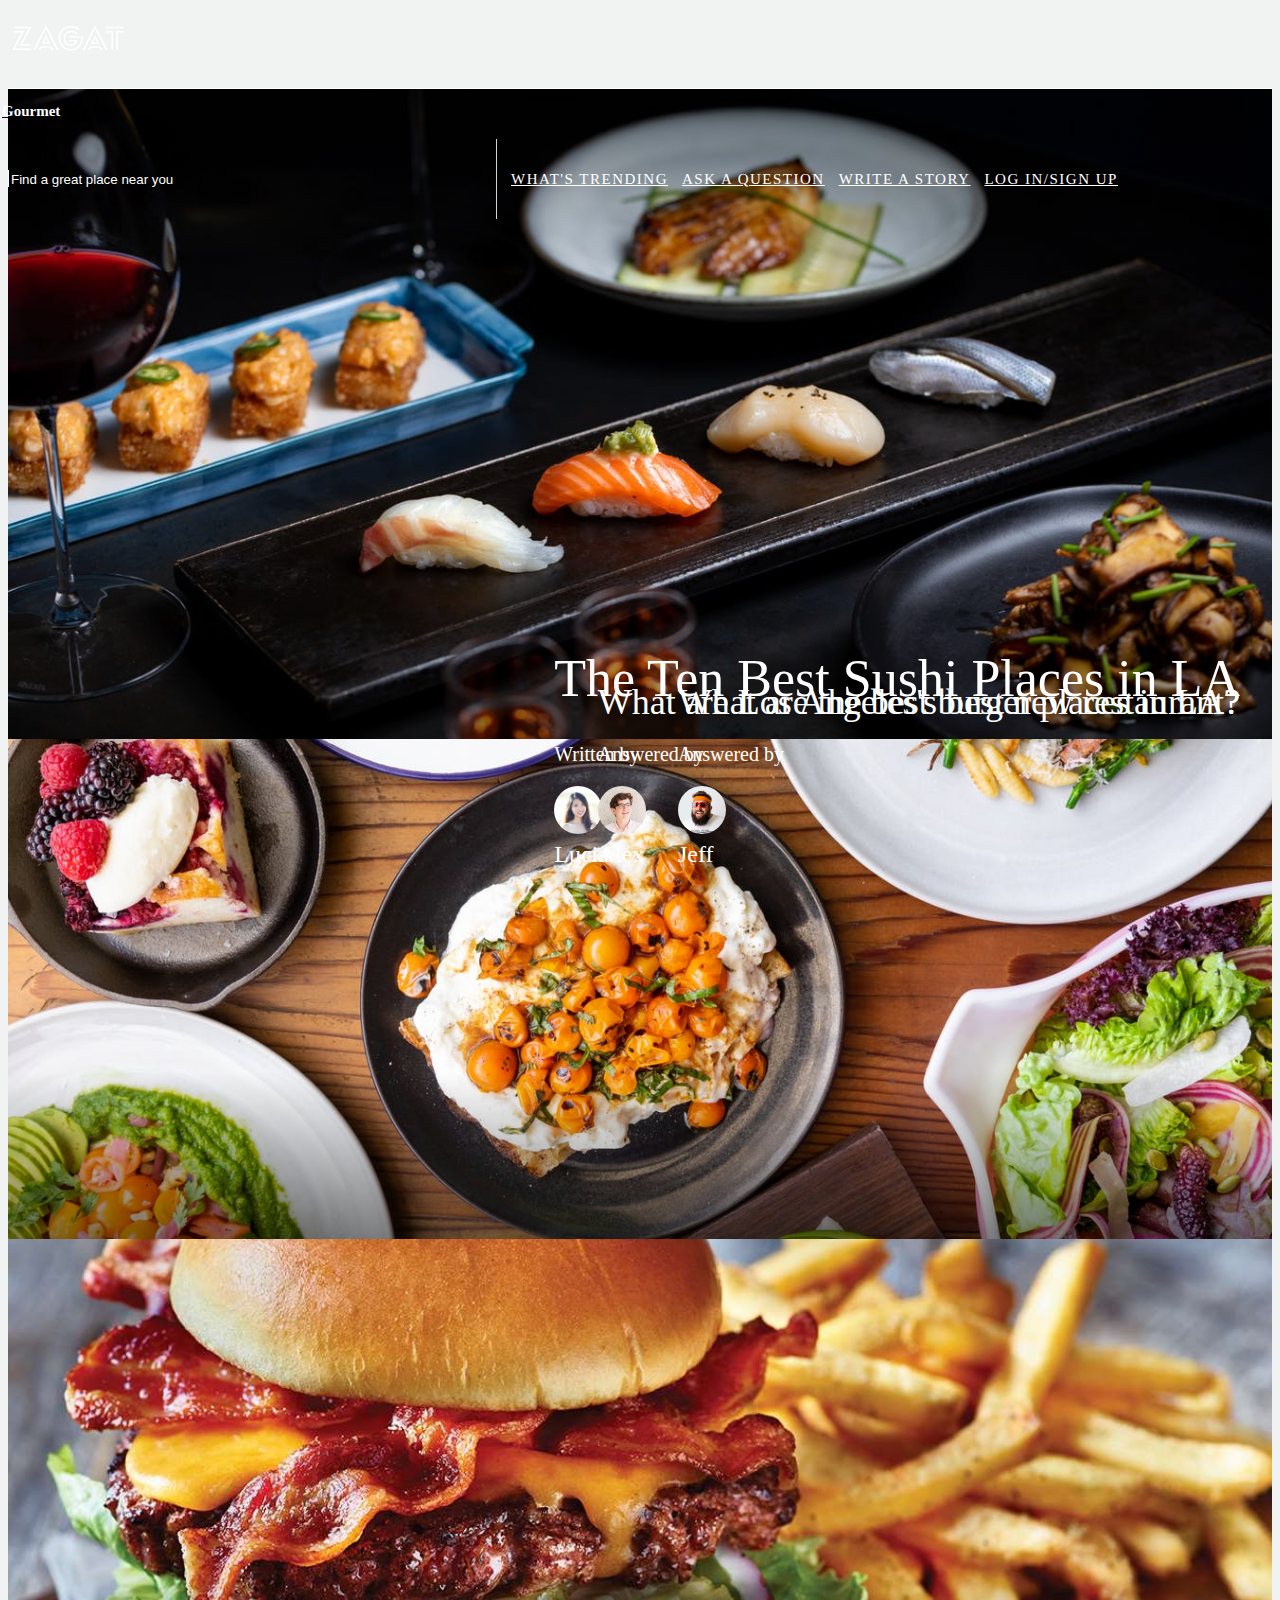
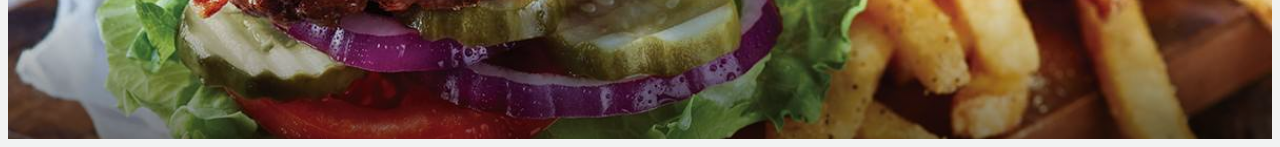
<file: html/index.html>
<!DOCTYPE html>
<html lang="en">
<head>
  <meta charset="UTF-8">
  <meta name="viewport" content="width=device-width, initial-scale=1.0">
  <meta http-equiv="X-UA-Compatible" content="ie=edge">
  <title>Test Webpage</title>
  <link rel="stylesheet" href="https://stackpath.bootstrapcdn.com/bootstrap/4.1.3/css/bootstrap.min.css" integrity="sha384-MCw98/SFnGE8fJT3GXwEOngsV7Zt27NXFoaoApmYm81iuXoPkFOJwJ8ERdknLPMO" crossorigin="anonymous">
  <link rel="stylesheet" href="../css/style.css">
</head>
<body>
  <div class="container-fluid">
    <nav class="navbar fixed-top index-navbar">
      <a class="navbar-brand index-navbar-brand align-middle px-3 py-2" href="index.html">
        <svg xmlns="http://www.w3.org/2000/svg" class="zagat-logo-svg" width="120" height="60">
          <g class="index-zagat-logo-paths" fill="#b70038">
            <path d="M32.484 38.378l-1.768 3.612h1.768l1.076-2.152h8.685l1 2.152h1.844l-1.768-3.612H32.484"/>
            <path d="M37.787 17.395L25.413 41.99h1.844l10.684-21.598L48.625 41.99h1.921L38.095 17.395h-.308M5.736 23.083v1.537h7.686l-9.07 17.063v.307h18.985v-1.46H6.735l9.3-17.447H5.737"/>
            <path d="M5.736 20.162h15.295l-9.3 17.447h11.606v-1.537h-9.07l9.147-17.14v-.307H5.736v1.537M37.94 29.923l2 4.535h-4.074zm-4.226 5.765h8.377l-4.15-8.532zM74.68 28.155H60.845v1.46h12.298v.539c0 6.072-4.304 10.914-10.376 10.914-5.918 0-10.53-4.689-10.53-10.76 0-6.073 4.765-10.761 10.914-10.761 2.767 0 5.457.845 7.686 2.613l.692-1.46c-2.383-1.768-5.303-2.613-8.378-2.613-7.07 0-12.605 5.303-12.605 12.22 0 6.918 5.38 12.221 12.221 12.298 7.148 0 11.913-5.534 11.913-12.682v-1.768M108.269 23.083V41.99h1.614V24.62h5.764v-1.537h-7.378M97.662 24.62h5.764v17.37h1.615V23.083h-7.38v1.537M97.662 18.625h17.985v1.537H97.662z"/>
            <path d="M63.151 24.235c2.076 0 3.997.769 5.534 2.23l.692-1.461c-1.614-1.46-3.843-2.306-6.226-2.306-4.304 0-7.609 3.305-7.609 7.61 0 4.38 3.151 7.762 7.225 7.762 3.843 0 6.533-2.382 6.764-5.995h-8.686v1.46h6.841c-.692 1.999-2.613 3.075-4.919 3.075-3.151 0-5.61-2.767-5.61-6.303 0-3.458 2.612-6.072 5.994-6.072M86.901 17.395L74.527 41.99h1.844l10.684-21.598L97.74 41.99h1.921L87.21 17.395H86.9"/>
            <path d="M81.598 38.378L79.83 41.99h1.768l1.076-2.152h8.685l1 2.152h1.844l-1.768-3.612H81.598M87.055 29.923l1.998 4.535H84.98zm-4.227 5.765h8.378l-4.15-8.532z"/>
          </g>
        </svg>
        <h5 class="gourmet d-inline">Gourmet</h5>
      </a>
      <form class="form-inline"  action="search-post.html">
        <input class="form-control index-form-control mb-0" type="search" placeholder="Find a great place near you">
      </form>
      <a class="nav-link index-nav-link ml-auto" href="#">WHAT'S TRENDING</a>
      <a class="nav-link index-nav-link" href="#">ASK A QUESTION</a>
      <a class="nav-link index-nav-link" href="#">WRITE A STORY</a>
      <a class="nav-link index-nav-link" href="#">LOG IN/SIGN UP</a>
    </nav>

    <!-- Index Image -->
    <div class="card index-image-card">
      <div class="right-bottom">
        <h1 class="index-text m-0">The Ten Best Sushi Places in LA</h1>
        <div class="row">
          <div class="col-7">
          </div>
          <div class="col text-right mt-2 pl-4">
            <p class="index-text">Written by</p>
          </div>
          <div class="col text-right">
            <img class="profile-image" src="../assets/profile/lucia.jpg" alt="">
          </div>
          <div class="col text-right mt-2">
            <h3 class="profile-username align-middle index-text">Lucia</h3>
          </div>
        </div>
      </div>
    </div>
    <!-- Two Smaller Image. -->
    <div class="row">
      <div class="col">
        <div class="card index-image-card-2">
          <div class="right-bottom">
            <h2 class="index-text m-0">What are Los Angeles's best new restaurant?</h2>
            <div class="row">
              <div class="col-6">
              </div>
              <div class="col text-right mt-2 mr-2">
                <p class="index-text">Answered by</p>
              </div>
              <div class="col-1 text-right">
                <img class="profile-image" src="../assets/profile/alex.jpg" alt="">
              </div>
              <div class="col-1 text-right mt-2">
                <h3 class="profile-username align-middle index-text">Alex</h3>
              </div>
            </div>
          </div>
        </div>
      </div>
      <div class="col">
        <div class="card index-image-card-3">
          <div class="right-bottom">
            <h2 class="index-text m-0">What are the best burger places in LA?</h2>
            <div class="row">
              <div class="col-6">
              </div>
              <div class="col text-right mt-2 mr-2">
                <p class="index-text">Answered by</p>
              </div>
              <div class="col-1 text-right">
                <img class="profile-image" src="../assets/profile/jeff.jpg" alt="">
              </div>
              <div class="col-1 text-right mt-2">
                <h3 class="profile-username align-middle index-text">Jeff</h3>
              </div>
            </div>
          </div>
        </div>
      </div>
    </div>
  </div>
</body>
</html>
</file>
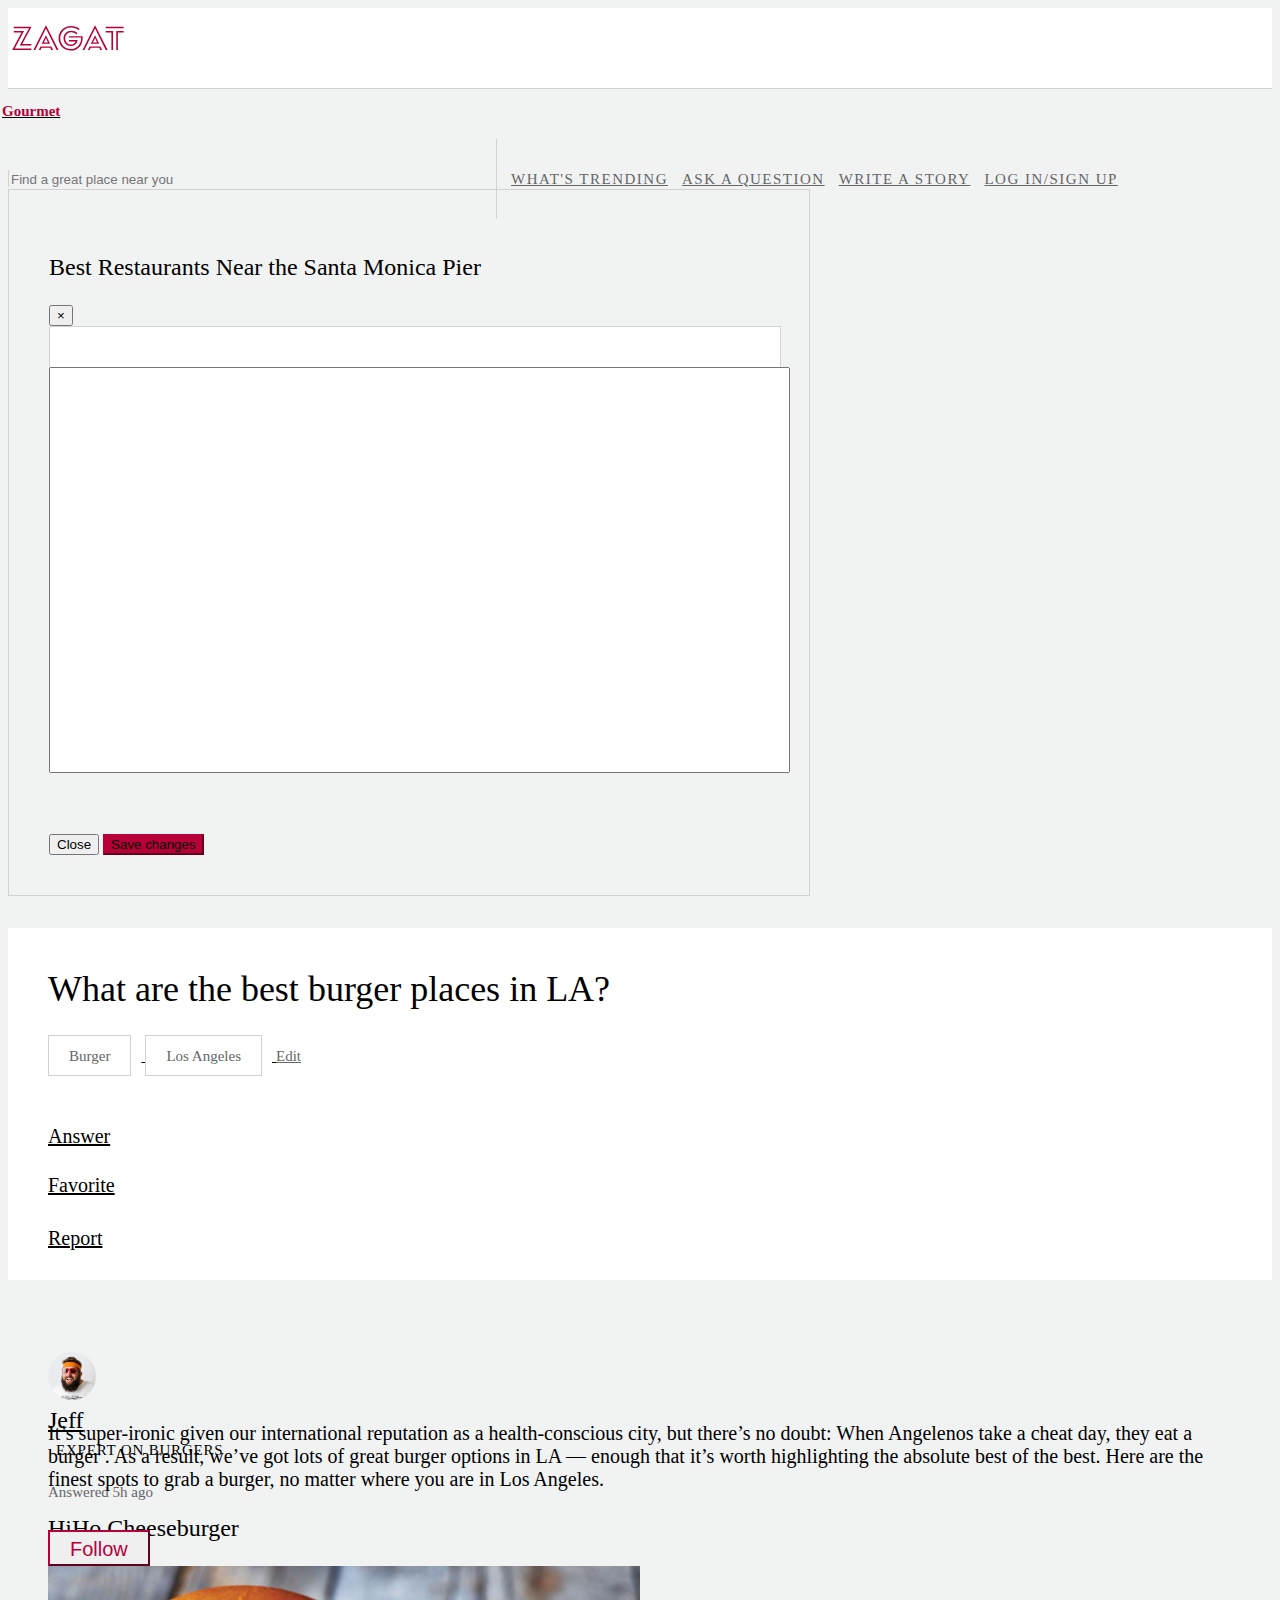
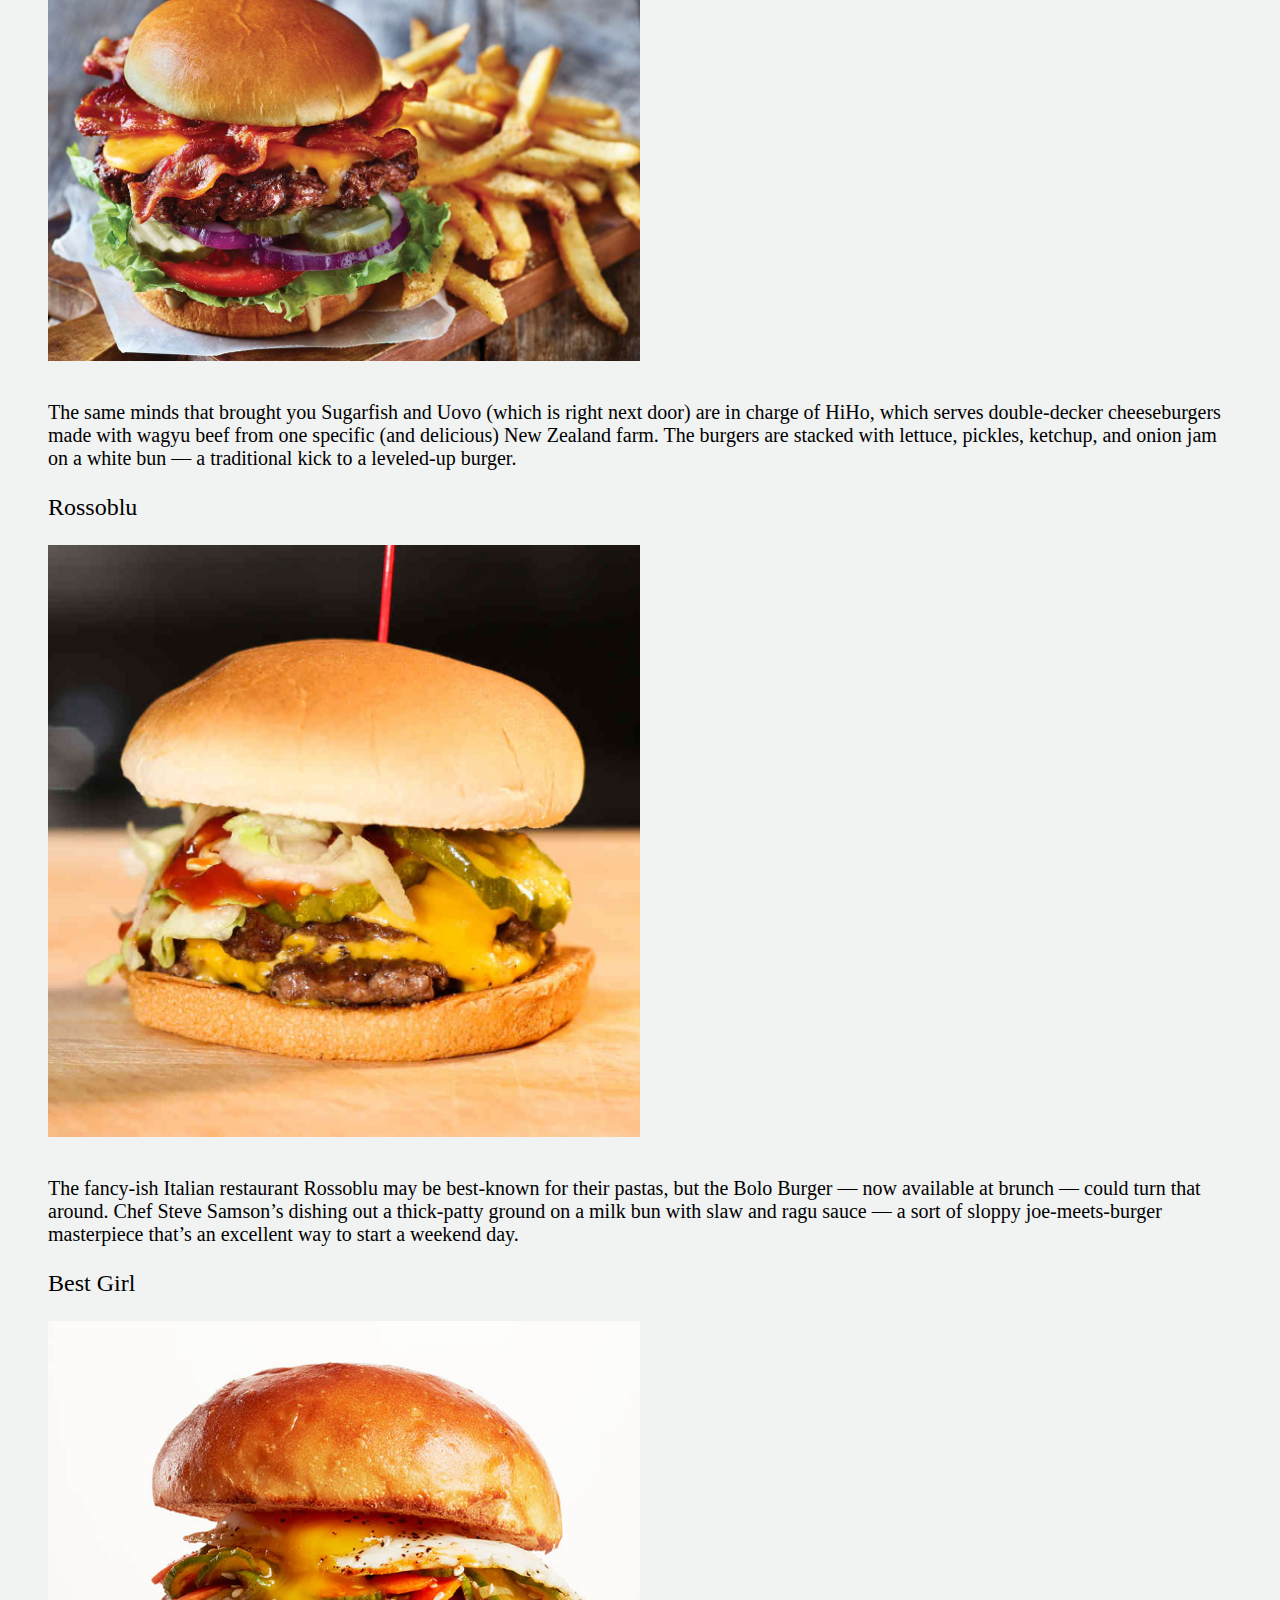
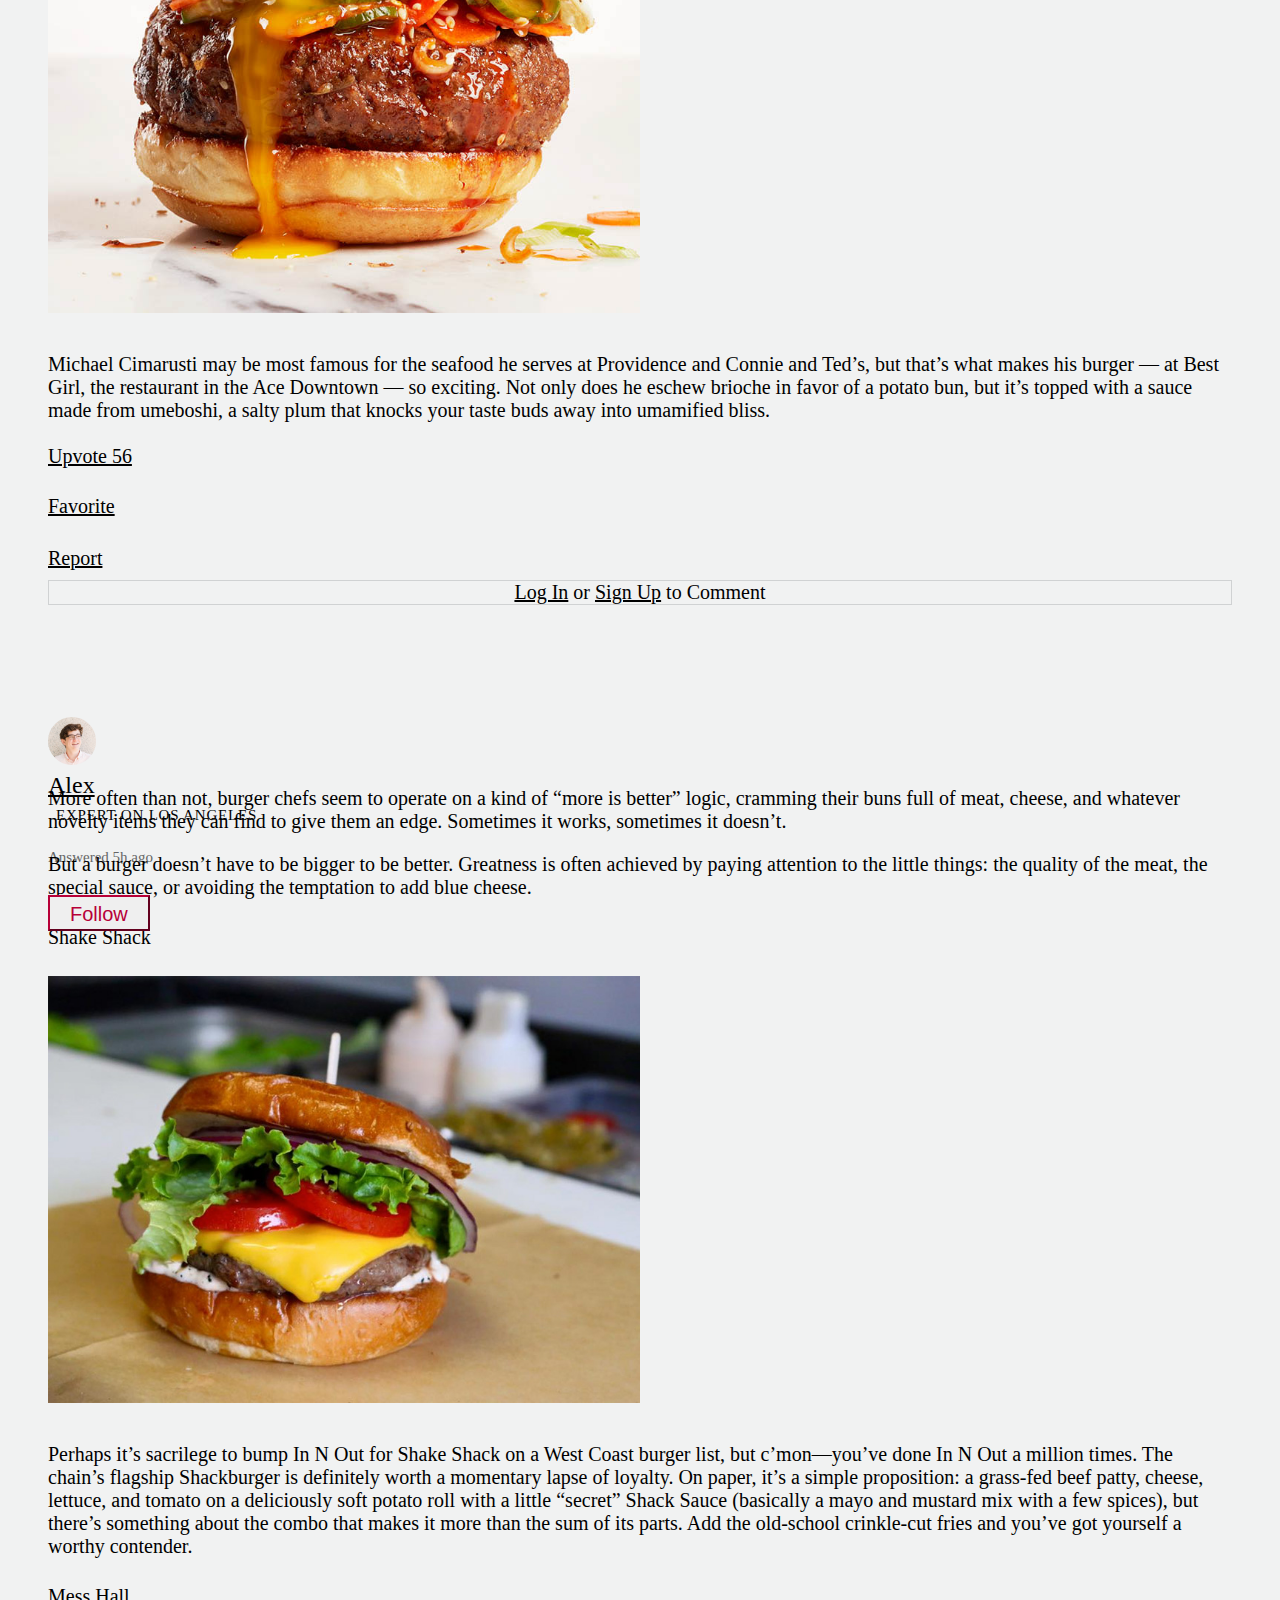
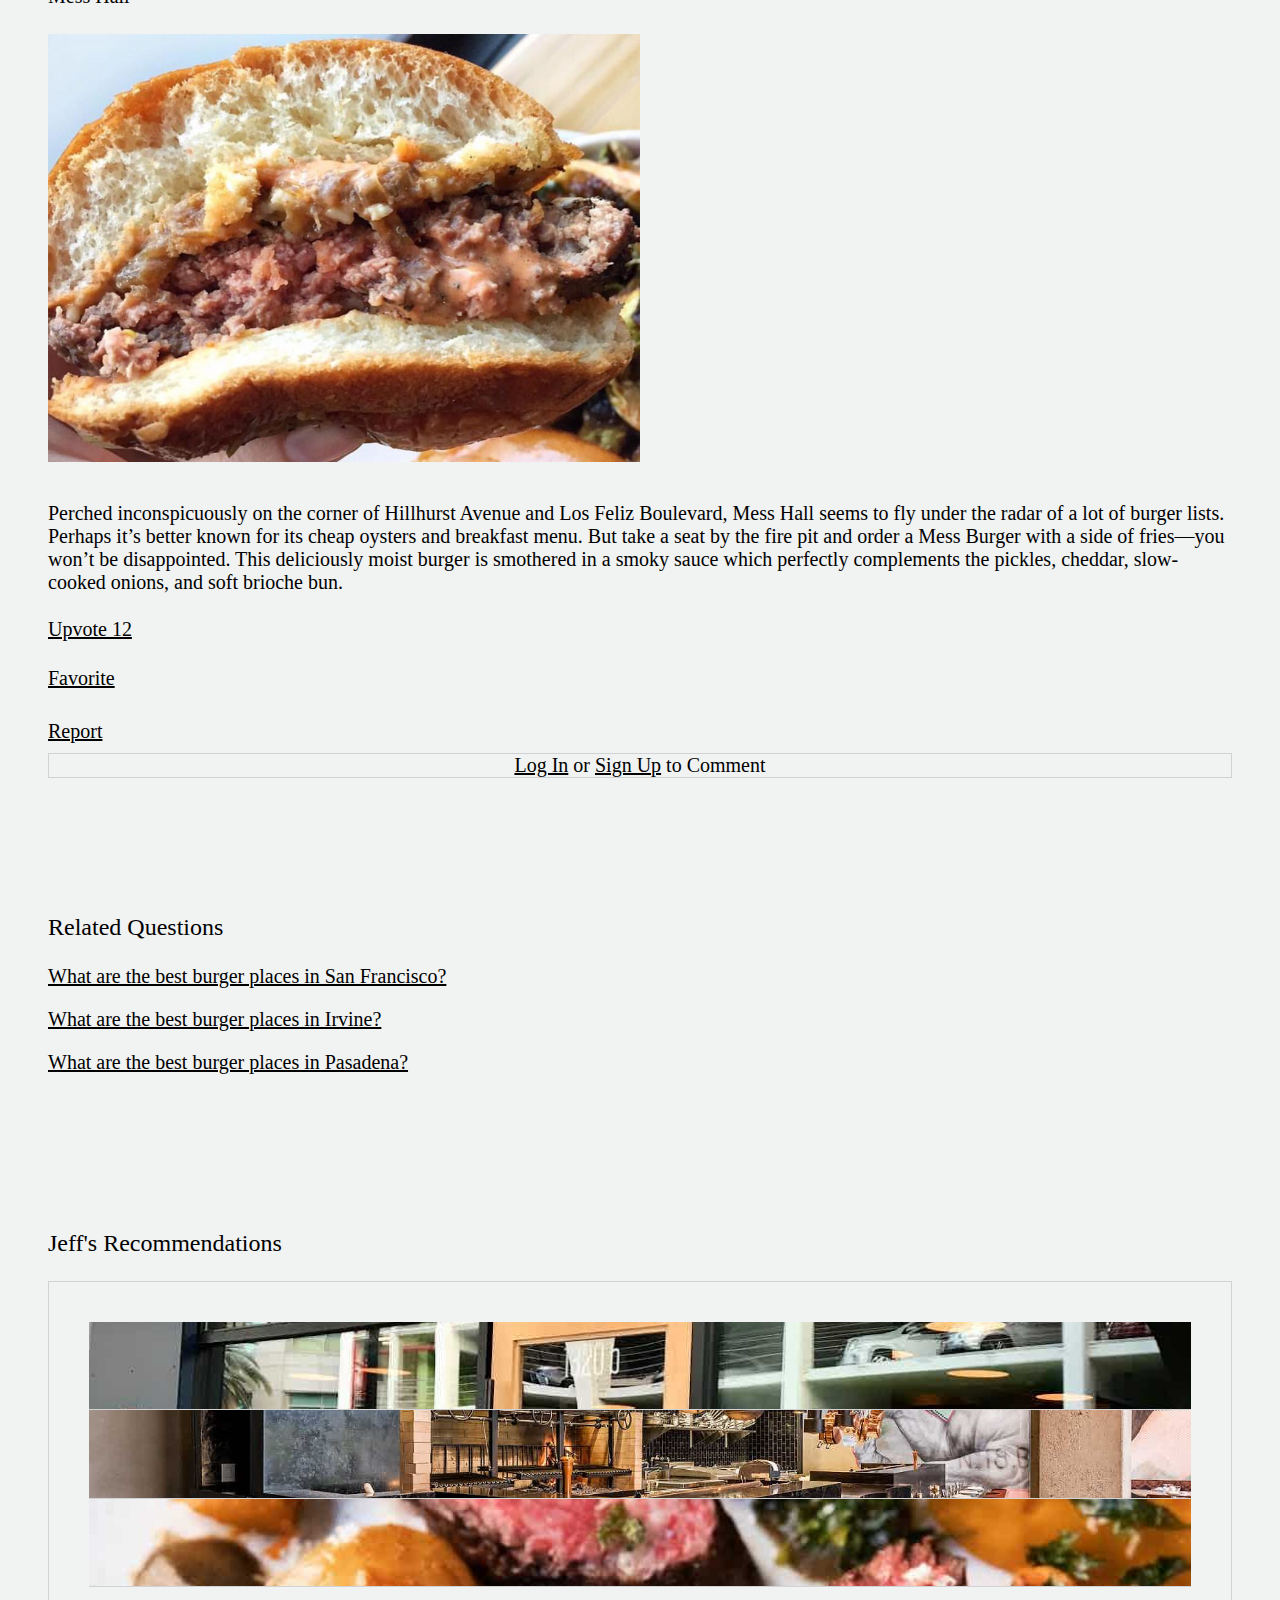
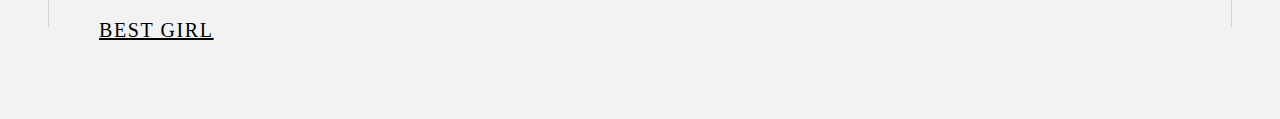
<file: html/individual-question.html>
<!DOCTYPE html>
<html lang="en">
<head>
  <meta charset="UTF-8">
  <meta name="viewport" content="width=device-width, initial-scale=1.0">
  <meta http-equiv="X-UA-Compatible" content="ie=edge">
  <title>Test Webpage</title>
  <link rel="stylesheet" href="https://use.fontawesome.com/releases/v5.5.0/css/all.css" integrity="sha384-B4dIYHKNBt8Bc12p+WXckhzcICo0wtJAoU8YZTY5qE0Id1GSseTk6S+L3BlXeVIU" crossorigin="anonymous">
  <link rel="stylesheet" href="https://stackpath.bootstrapcdn.com/bootstrap/4.1.3/css/bootstrap.min.css" integrity="sha384-MCw98/SFnGE8fJT3GXwEOngsV7Zt27NXFoaoApmYm81iuXoPkFOJwJ8ERdknLPMO" crossorigin="anonymous">
  <link rel="stylesheet" href="../css/style.css">
</head>
<body>
  <div class="container-fluid">
    <!-- Navigation Bar -->
    <nav class="navbar sticky-top">
      <a class="navbar-brand align-middle px-3 py-2" href="index.html">
        <svg xmlns="http://www.w3.org/2000/svg" class="zagat-logo-svg" width="120" height="60">
          <g class="zagat-logo-paths d-inline" fill="#b70038">
            <path d="M32.484 38.378l-1.768 3.612h1.768l1.076-2.152h8.685l1 2.152h1.844l-1.768-3.612H32.484"/>
            <path d="M37.787 17.395L25.413 41.99h1.844l10.684-21.598L48.625 41.99h1.921L38.095 17.395h-.308M5.736 23.083v1.537h7.686l-9.07 17.063v.307h18.985v-1.46H6.735l9.3-17.447H5.737"/>
            <path d="M5.736 20.162h15.295l-9.3 17.447h11.606v-1.537h-9.07l9.147-17.14v-.307H5.736v1.537M37.94 29.923l2 4.535h-4.074zm-4.226 5.765h8.377l-4.15-8.532zM74.68 28.155H60.845v1.46h12.298v.539c0 6.072-4.304 10.914-10.376 10.914-5.918 0-10.53-4.689-10.53-10.76 0-6.073 4.765-10.761 10.914-10.761 2.767 0 5.457.845 7.686 2.613l.692-1.46c-2.383-1.768-5.303-2.613-8.378-2.613-7.07 0-12.605 5.303-12.605 12.22 0 6.918 5.38 12.221 12.221 12.298 7.148 0 11.913-5.534 11.913-12.682v-1.768M108.269 23.083V41.99h1.614V24.62h5.764v-1.537h-7.378M97.662 24.62h5.764v17.37h1.615V23.083h-7.38v1.537M97.662 18.625h17.985v1.537H97.662z"/>
            <path d="M63.151 24.235c2.076 0 3.997.769 5.534 2.23l.692-1.461c-1.614-1.46-3.843-2.306-6.226-2.306-4.304 0-7.609 3.305-7.609 7.61 0 4.38 3.151 7.762 7.225 7.762 3.843 0 6.533-2.382 6.764-5.995h-8.686v1.46h6.841c-.692 1.999-2.613 3.075-4.919 3.075-3.151 0-5.61-2.767-5.61-6.303 0-3.458 2.612-6.072 5.994-6.072M86.901 17.395L74.527 41.99h1.844l10.684-21.598L97.74 41.99h1.921L87.21 17.395H86.9"/>
            <path d="M81.598 38.378L79.83 41.99h1.768l1.076-2.152h8.685l1 2.152h1.844l-1.768-3.612H81.598M87.055 29.923l1.998 4.535H84.98zm-4.227 5.765h8.378l-4.15-8.532z"/>
          </g>
        </svg>
        <h5 class="gourmet d-inline">Gourmet</h5>
      </a>
      <form class="form-inline" action="search-post.html">
        <input class="form-control mb-0" type="search" placeholder="Find a great place near you">
      </form>
      <a class="nav-link ml-auto" href="index.html">WHAT'S TRENDING</a>
      <a class="nav-link" href="#">ASK A QUESTION</a>
      <a class="nav-link" href="#" data-toggle="modal" data-target="#story">WRITE A STORY</a>
      <a class="nav-link" href="#">LOG IN/SIGN UP</a>
    </nav>

    <!-- Modal -->
    <div class="modal fade" id="story" tabindex="-1" role="dialog" aria-labelledby="exampleModalLabel" aria-hidden="true">
      <div class="modal-dialog larger-dialog" role="document">
        <div class="modal-content">
          <div class="modal-header p-0 my-2">
            <h3>Best Restaurants Near the Santa Monica Pier</h3>
            <button type="button" class="close" data-dismiss="modal" aria-label="Close">
              <span aria-hidden="true">&times;</span>
            </button>
          </div>
          <div class="modal-body p-0">
            <div class="text-edit">
              <i class="fas fa-bold"></i>
              <i class="fas fa-italic"></i>
              <i class="fas fa-list-ol"></i>
              <i class="fas fa-list-ul"></i>
              <i class="fas fa-image"></i>
              <i class="fas fa-link"></i>
            </div>
            <form class="m-0 a-form" action="individual-story.html" method="post">
              <input class="form-text form-paragraph">
            </form>
          </div>
          <div class="modal-footer">
            <button type="button" class="btn btn-secondary" data-dismiss="modal">Close</button>
            <button type="button" class="btn btn-primary">Save changes</button>
          </div>
        </div>
      </div>
    </div>
    <!-- Navigation Ends Here -->


    <!-- Main -->
    <div class="row">
      <div class="col-8 pl-4">
        <!-- Question -->
        <div class="box large-card">
          <h2>What are the best burger places in LA?</h2>
          <!-- Tags -->
          <a href="#">
            <h5 class="subscript tag">Burger</h5>
          </a>
          <a href="#">
            <h5 class="subscript tag">Los Angeles</h5>
          </a>
          <a href="#" class="subscript mt">Edit</a>
          <!-- Buttons -->
          <div class="row mt-2">
            <!-- Answer -->
            <div class="question-btn">
              <a href="#">
                <h3 class="d-inline"><i class="far fa-edit"></i></h3>
                <h4 class="question-btn-text d-inline">Answer</h4>
              </a>
            </div>
            <!-- Favorite -->
            <div class="question-btn">
              <a href="#">
                <h3 class="d-inline"><i class="far fa-star"></i></h3>
                <h4 class="question-btn-text d-inline">Favorite</h4>
              </a>
            </div>
            <!-- Report -->
            <h4 class="a-modifier"><a href="#">Report</a></h4>
          </div>
        </div>
        <!-- Answer 1-->
        <div class="card large-card">
          <!-- Profile -->
          <div class="row profile mb-2">
            <div class="col-1 mr-4 p-0">
              <a href="profile-jeff.html">
                <img class="profile-image" src="../assets/profile/jeff.jpg" alt="">
              </a>
            </div>
            <div class="col">
              <div class="row">
                <a href="profile-jeff.html">
                  <h3 class="profile-username align-middle">Jeff</h3>
                </a>
                <h4 class="profile-description align-middle">EXPERT ON BURGERS</h4>

              </div>
              <div class="row">
                <h5 class="subscript">Answered 5h ago</h5>
              </div>
            </div>
            <div class="col-5">
              <button class="btn btn-outline-primary"type="button" name="button">Follow</button>
            </div>
          </div>
          <!-- Text -->
          <div class="mt-2">
            <p>It’s super-ironic given our international reputation as a health-conscious city, but there’s no doubt: When Angelenos take a cheat day, they eat a burger . As a result, we’ve got lots of great burger options in LA — enough that it’s worth highlighting the absolute best of the best. Here are the finest spots to grab a burger, no matter where you are in Los Angeles.
            </p>
            <h3>HiHo Cheeseburger</h3>
            <img class="intext-image"src="../assets/image/burger1.jpg" alt="">
            <p>The same minds that brought you Sugarfish and Uovo (which is right next door) are in charge of HiHo, which serves double-decker cheeseburgers made with wagyu beef from one specific (and delicious) New Zealand farm. The burgers are stacked with lettuce, pickles, ketchup, and onion jam on a white bun — a traditional kick to a leveled-up burger.</p>
            <h3>Rossoblu</h3>
            <img class="intext-image" src="../assets/image/burger2.jpg" alt="">
            <p>The fancy-ish Italian restaurant Rossoblu may be best-known for their pastas, but the Bolo Burger — now available at brunch — could turn that around. Chef Steve Samson’s dishing out a thick-patty ground on a milk bun with slaw and ragu sauce — a sort of sloppy joe-meets-burger masterpiece that’s an excellent way to start a weekend day.</p>
            <h3>Best Girl</h3>
            <img class="intext-image" src="../assets/image/burger3.jpg" alt="">
            <p>Michael Cimarusti may be most famous for the seafood he serves at Providence and Connie and Ted’s, but that’s what makes his burger — at Best Girl, the restaurant in the Ace Downtown — so exciting. Not only does he eschew brioche in favor of a potato bun, but it’s topped with a sauce made from umeboshi, a salty plum that knocks your taste buds away into umamified bliss.</p>
          </div>
          <!-- Buttons -->
          <div class="row mt-2">
            <!-- Upvot3 -->
            <div class="question-btn">
              <a href="#">
                <h3 class="d-inline">
                  <i class="far fa-arrow-alt-circle-up"></i>
                </h3>
                <h4 class="question-btn-text d-inline">Upvote 56</h4>
              </a>
            </div>
            <!-- Favorite -->
            <div class="question-btn">
              <a href="#">
                <h3 class="d-inline"><i class="far fa-star"></i></h3>
                <h4 class="question-btn-text d-inline">Favorite</h4>
              </a>
            </div>
            <!-- Report -->
            <h4 class="a-modifier"><a href="#">Report</a></h4>
          </div>
          <!-- Comment -->
          <div class="card comment-card py-3">
            <p class="center-text"><a class="comment-link"href="#">Log In</a> or <a class="comment-link" href="#">Sign Up</a> to Comment</p>
          </div>
        </div>
        <!-- Answer 2-->
        <div class="card large-card">
          <!-- Profile -->
          <div class="row profile mb-2">
            <div class="col-1 mr-4 p-0">
              <a href="profile-jeff.html">
                <img class="profile-image" src="../assets/profile/alex.jpg" alt="">
              </a>
            </div>
            <div class="col">
              <div class="row">
                <a href="profile-jeff.html">
                  <h3 class="profile-username align-middle">Alex</h3>
                </a>
                <h4 class="profile-description align-middle">EXPERT ON LOS ANGELES</h4>
              </div>
              <div class="row">
                <h5 class="subscript">Answered 5h ago</h5>
              </div>
            </div>
            <div class="col-4">
              <button class="btn btn-outline-primary"type="button" name="button">Follow</button>
            </div>
          </div>
          <!-- Text -->
          <div class="mt-2">
            <p>More often than not, burger chefs seem to operate on a kind of “more is better” logic, cramming their buns full of meat, cheese, and whatever novelty items they can find to give them an edge. Sometimes it works, sometimes it doesn’t.</p>
            <p>But a burger doesn’t have to be bigger to be better. Greatness is often achieved by paying attention to the little things: the quality of the meat, the special sauce, or avoiding the temptation to add blue cheese.</p>
            <h4>Shake Shack</h5>
            <img class="intext-image" src="../assets/image/burger4.jpg" alt="">
            <p>Perhaps it’s sacrilege to bump In N Out for Shake Shack on a West Coast burger list, but c’mon—you’ve done In N Out a million times. The chain’s flagship Shackburger is definitely worth a momentary lapse of loyalty. On paper, it’s a simple proposition: a grass-fed beef patty, cheese, lettuce, and tomato on a deliciously soft potato roll with a little “secret” Shack Sauce (basically a mayo and mustard mix with a few spices), but there’s something about the combo that makes it more than the sum of its parts. Add the old-school crinkle-cut fries and you’ve got yourself a worthy contender.</p>
            <h4>Mess Hall</h4>
            <img class="intext-image" src="../assets/image/burger5.jpg" alt="">
            <p>Perched inconspicuously on the corner of Hillhurst Avenue and Los Feliz Boulevard, Mess Hall seems to fly under the radar of a lot of burger lists. Perhaps it’s better known for its cheap oysters and breakfast menu. But take a seat by the fire pit and order a Mess Burger with a side of fries—you won’t be disappointed. This deliciously moist burger is smothered in a smoky sauce which perfectly complements the pickles, cheddar, slow-cooked onions, and soft brioche bun.</p>
          </div>
          <!-- Buttons -->
          <div class="row mt-2">
            <!-- Upvot -->
            <div class="question-btn">
              <a href="#">
                <h3 class="d-inline">
                  <i class="far fa-arrow-alt-circle-up"></i>
                </h3>
                <h4 class="question-btn-text d-inline">Upvote 12</h4>
              </a>
            </div>
            <!-- Favorite -->
            <div class="question-btn">
              <a href="#">
                <h3 class="d-inline"><i class="far fa-star"></i></h3>
                <h4 class="question-btn-text d-inline">Favorite</h4>
              </a>
            </div>
            <!-- Report -->
            <h4 class="a-modifier"><a href="#">Report</a></h4>
          </div>
          <!-- Comment -->
          <div class="card comment-card py-3">
            <p class="center-text"><a class="comment-link"href="#">Log In</a> or <a class="comment-link" href="#">Sign Up</a> to Comment</p>
          </div>
        </div>
      </div>



      <!-- Sidebar -->
      <div class="col-4 px-4">
        <!-- Related Question -->
        <div class="card large-card">
          <h3>Related Questions</h3>
          <a class=""href="#"><p>What are the best burger places in San Francisco?</p></a>
          <a class=""href="#"><p>What are the best burger places in Irvine?</p></a>
          <a class=""href="#"><p>What are the best burger places in Pasadena?</p></a>
        </div>

        <!-- Recommendation -->
        <div class="card large-card">
          <h3>Jeff's Recommendations</h3>
          <div class="card inside-card three-restaurant p-0">
            <!-- Restaurant 1 -->
            <div class="card restaurant-card-small">
              <div class="row">
                <div class="col-3 restaurant-image-box">
                  <a href="individual-restaurant.html" target="_blank">
                    <img class="card-image" src="../assets/image/restaurant1.jpg" alt="Restaurant">
                  </a>
                </div>
                <div class="col">
                  <a href="individual-restaurant.html" target="_blank">
                    <h4 class="restaurant-card-small-name tracking">HIHO CHEESEBURGER</h4>
                  </a>
                </div>
              </div>
            </div>
            <!-- Restaurant 2 -->
            <div class="card restaurant-card-small">
              <div class="row">
                <div class="col-3 restaurant-image-box">
                  <a href="#">
                    <img class="card-image" src="../assets/image/restaurant6.jpg" alt="Restaurant">
                  </a>
                </div>
                <div class="col">
                  <a href="#">
                    <h4 class="restaurant-card-small-name tracking">ROSSOBLU</h4>
                  </a>
                </div>
              </div>
            </div>
            <!-- Restaurant 3 -->
            <div class="card restaurant-card-small">
              <div class="row">
                <div class="col-3 restaurant-image-box">
                  <a href="#">
                    <img class="card-image" src="../assets/image/restaurant7.jpg" alt="Restaurant">
                  </a>
                </div>
                <div class="col">
                  <a href="#">
                    <h4 class="restaurant-card-small-name tracking">BEST GIRL</h4>
                  </a>
                </div>
              </div>
            </div>
          </div>
        </div>
      </div>
  </div>
  <script src="https://code.jquery.com/jquery-3.3.1.slim.min.js" integrity="sha384-q8i/X+965DzO0rT7abK41JStQIAqVgRVzpbzo5smXKp4YfRvH+8abtTE1Pi6jizo" crossorigin="anonymous"></script>
  <script src="https://cdnjs.cloudflare.com/ajax/libs/popper.js/1.14.3/umd/popper.min.js" integrity="sha384-ZMP7rVo3mIykV+2+9J3UJ46jBk0WLaUAdn689aCwoqbBJiSnjAK/l8WvCWPIPm49" crossorigin="anonymous"></script>
  <script src="https://stackpath.bootstrapcdn.com/bootstrap/4.1.3/js/bootstrap.min.js" integrity="sha384-ChfqqxuZUCnJSK3+MXmPNIyE6ZbWh2IMqE241rYiqJxyMiZ6OW/JmZQ5stwEULTy" crossorigin="anonymous"></script>
</body>
</html>
</file>
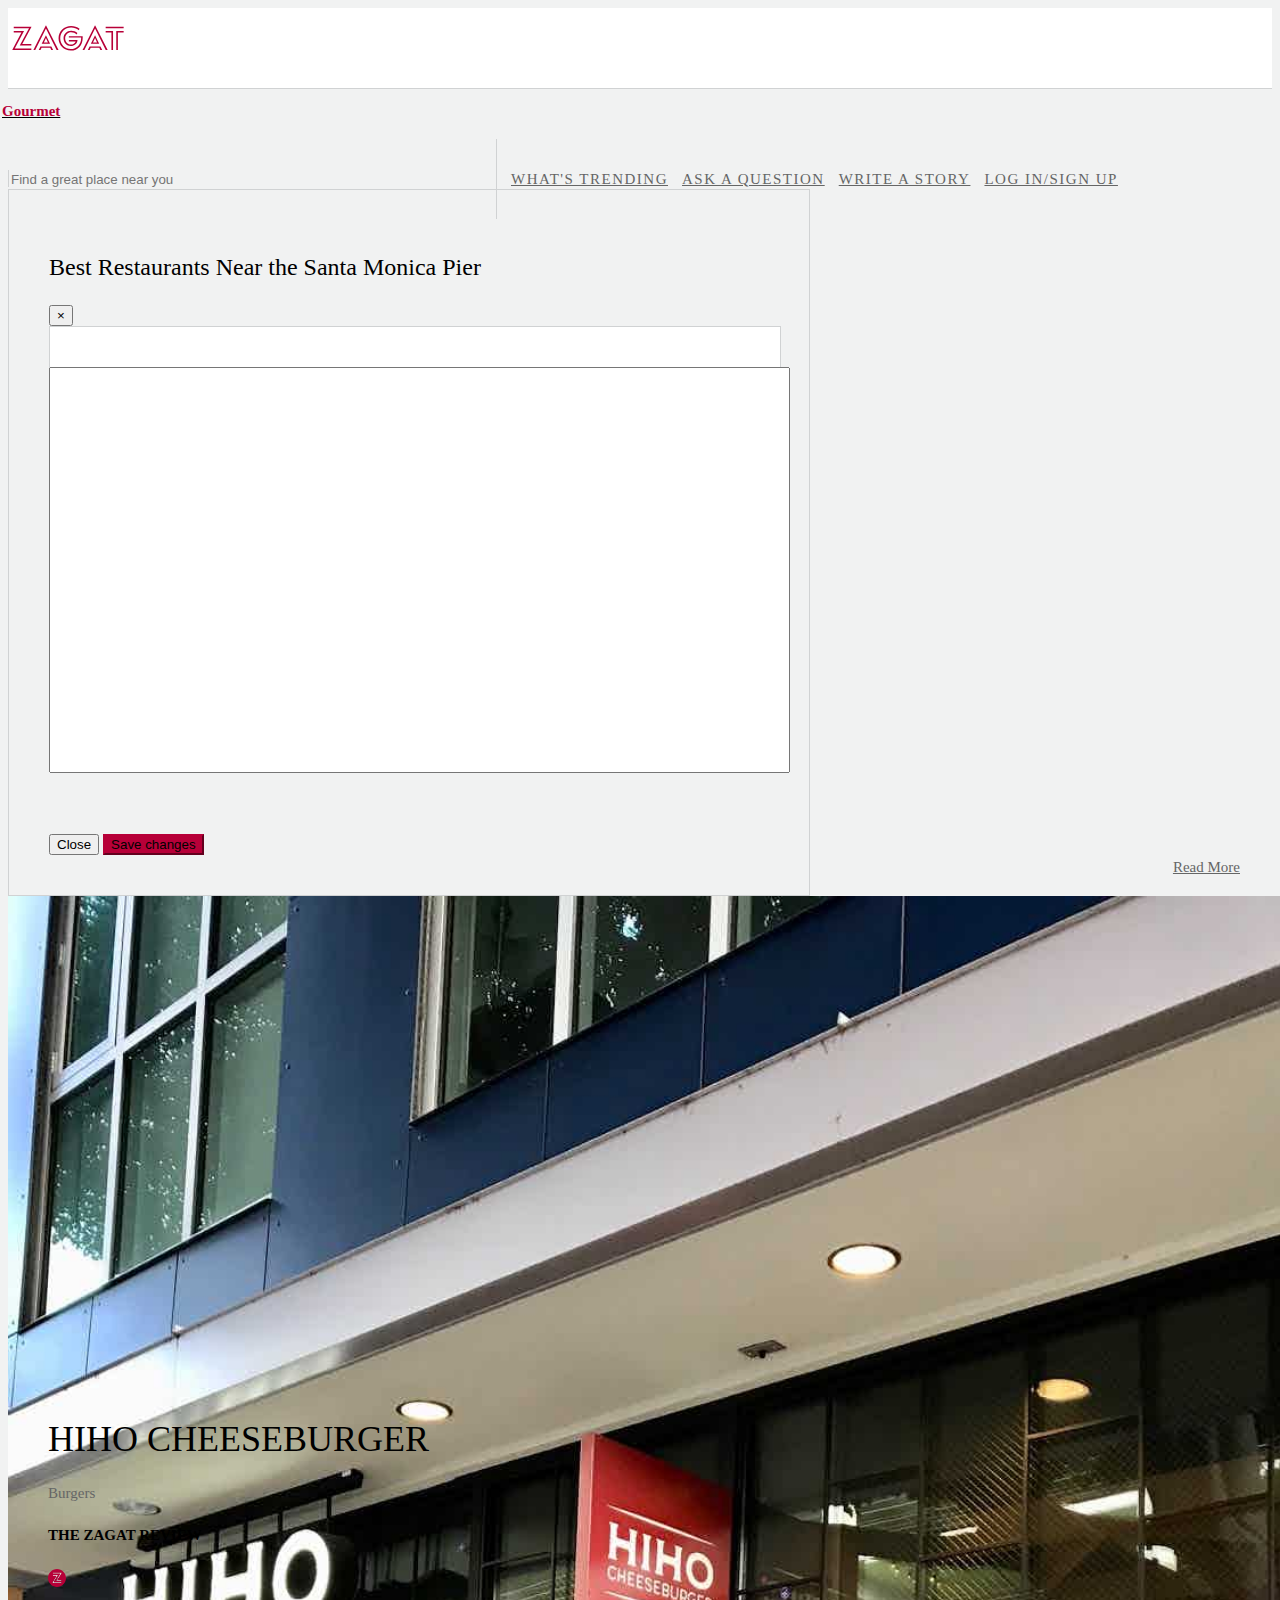
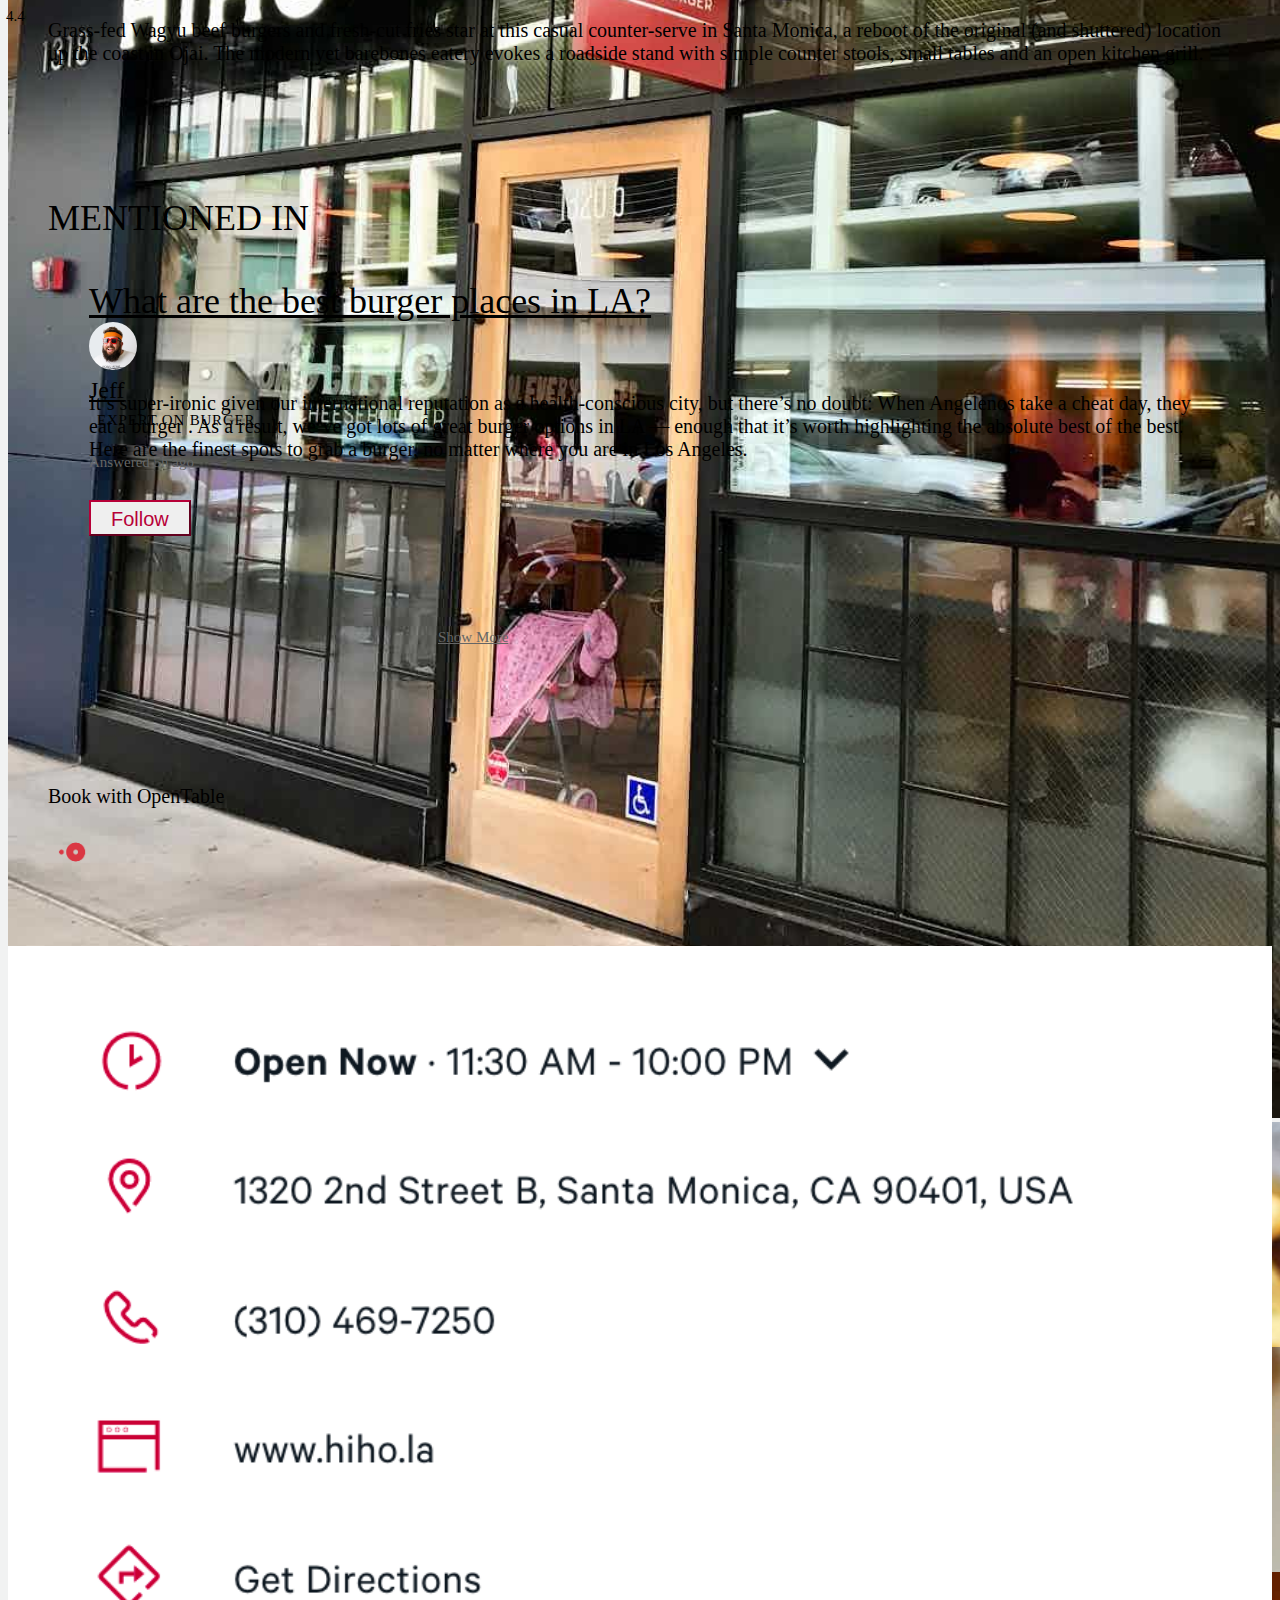
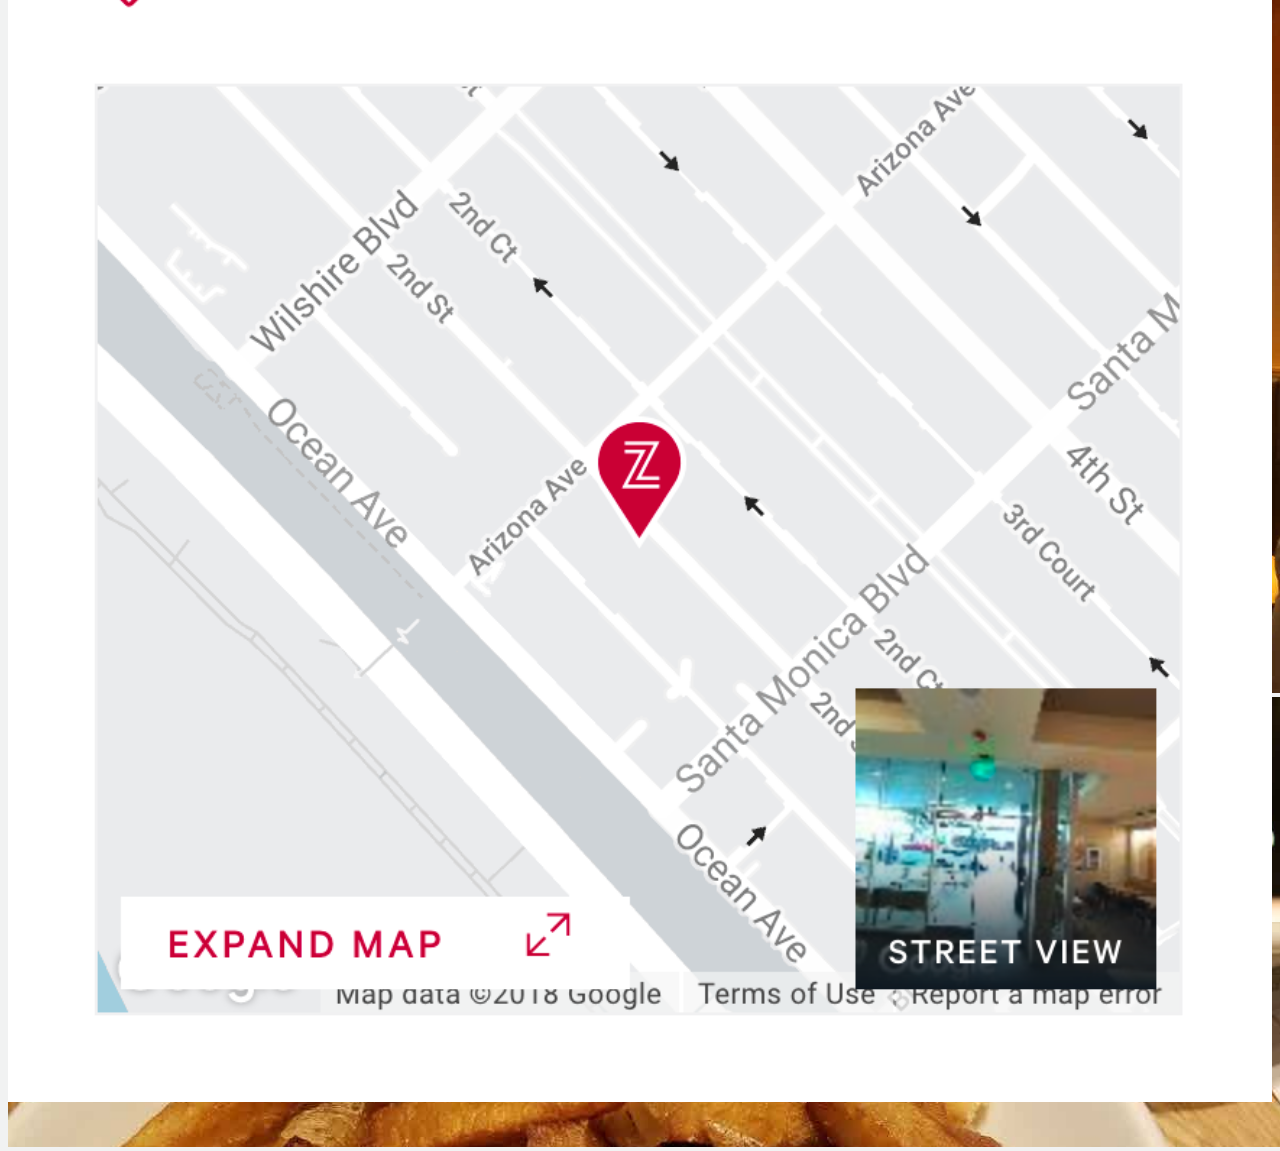
<file: html/individual-restaurant.html>
<!DOCTYPE html>
<html lang="en">
<head>
  <meta charset="UTF-8">
  <meta name="viewport" content="width=device-width, initial-scale=1.0">
  <meta http-equiv="X-UA-Compatible" content="ie=edge">
  <title>Test Webpage</title>
  <link rel="stylesheet" href="https://use.fontawesome.com/releases/v5.5.0/css/all.css" integrity="sha384-B4dIYHKNBt8Bc12p+WXckhzcICo0wtJAoU8YZTY5qE0Id1GSseTk6S+L3BlXeVIU" crossorigin="anonymous">
  <link rel="stylesheet" href="https://stackpath.bootstrapcdn.com/bootstrap/4.1.3/css/bootstrap.min.css" integrity="sha384-MCw98/SFnGE8fJT3GXwEOngsV7Zt27NXFoaoApmYm81iuXoPkFOJwJ8ERdknLPMO" crossorigin="anonymous">
  <link rel="stylesheet" href="../css/style.css">
</head>
<body>
  <div class="container-fluid">
    <!-- Navigation Bar -->
    <nav class="navbar sticky-top">
      <a class="navbar-brand align-middle px-3 py-2" href="index.html">
        <svg xmlns="http://www.w3.org/2000/svg" class="zagat-logo-svg" width="120" height="60">
          <g class="zagat-logo-paths d-inline" fill="#b70038">
            <path d="M32.484 38.378l-1.768 3.612h1.768l1.076-2.152h8.685l1 2.152h1.844l-1.768-3.612H32.484"/>
            <path d="M37.787 17.395L25.413 41.99h1.844l10.684-21.598L48.625 41.99h1.921L38.095 17.395h-.308M5.736 23.083v1.537h7.686l-9.07 17.063v.307h18.985v-1.46H6.735l9.3-17.447H5.737"/>
            <path d="M5.736 20.162h15.295l-9.3 17.447h11.606v-1.537h-9.07l9.147-17.14v-.307H5.736v1.537M37.94 29.923l2 4.535h-4.074zm-4.226 5.765h8.377l-4.15-8.532zM74.68 28.155H60.845v1.46h12.298v.539c0 6.072-4.304 10.914-10.376 10.914-5.918 0-10.53-4.689-10.53-10.76 0-6.073 4.765-10.761 10.914-10.761 2.767 0 5.457.845 7.686 2.613l.692-1.46c-2.383-1.768-5.303-2.613-8.378-2.613-7.07 0-12.605 5.303-12.605 12.22 0 6.918 5.38 12.221 12.221 12.298 7.148 0 11.913-5.534 11.913-12.682v-1.768M108.269 23.083V41.99h1.614V24.62h5.764v-1.537h-7.378M97.662 24.62h5.764v17.37h1.615V23.083h-7.38v1.537M97.662 18.625h17.985v1.537H97.662z"/>
            <path d="M63.151 24.235c2.076 0 3.997.769 5.534 2.23l.692-1.461c-1.614-1.46-3.843-2.306-6.226-2.306-4.304 0-7.609 3.305-7.609 7.61 0 4.38 3.151 7.762 7.225 7.762 3.843 0 6.533-2.382 6.764-5.995h-8.686v1.46h6.841c-.692 1.999-2.613 3.075-4.919 3.075-3.151 0-5.61-2.767-5.61-6.303 0-3.458 2.612-6.072 5.994-6.072M86.901 17.395L74.527 41.99h1.844l10.684-21.598L97.74 41.99h1.921L87.21 17.395H86.9"/>
            <path d="M81.598 38.378L79.83 41.99h1.768l1.076-2.152h8.685l1 2.152h1.844l-1.768-3.612H81.598M87.055 29.923l1.998 4.535H84.98zm-4.227 5.765h8.378l-4.15-8.532z"/>
          </g>
        </svg>
        <h5 class="gourmet d-inline">Gourmet</h5>
      </a>
      <form class="form-inline" action="search-post.html">
        <input class="form-control mb-0" type="search" placeholder="Find a great place near you">
      </form>
      <a class="nav-link ml-auto" href="index.html">WHAT'S TRENDING</a>
      <a class="nav-link" href="#">ASK A QUESTION</a>
      <a class="nav-link" href="#" data-toggle="modal" data-target="#story">WRITE A STORY</a>
      <a class="nav-link" href="#">LOG IN/SIGN UP</a>
    </nav>

    <!-- Modal -->
    <div class="modal fade" id="story" tabindex="-1" role="dialog" aria-labelledby="exampleModalLabel" aria-hidden="true">
      <div class="modal-dialog larger-dialog" role="document">
        <div class="modal-content">
          <div class="modal-header p-0 my-2">
            <h3>Best Restaurants Near the Santa Monica Pier</h3>
            <button type="button" class="close" data-dismiss="modal" aria-label="Close">
              <span aria-hidden="true">&times;</span>
            </button>
          </div>
          <div class="modal-body p-0">
            <div class="text-edit">
              <i class="fas fa-bold"></i>
              <i class="fas fa-italic"></i>
              <i class="fas fa-list-ol"></i>
              <i class="fas fa-list-ul"></i>
              <i class="fas fa-image"></i>
              <i class="fas fa-link"></i>
            </div>
            <form class="m-0 a-form" action="individual-story.html" method="post">
              <input class="form-text form-paragraph">
            </form>
          </div>
          <div class="modal-footer">
            <button type="button" class="btn btn-secondary" data-dismiss="modal">Close</button>
            <button type="button" class="btn btn-primary">Save changes</button>
          </div>
        </div>
      </div>
    </div>
    <!-- Navigation Ends Here -->


    <!-- Banner -->
    <div class="row banner">
      <div class="col-4">
        <img class="card-image" src="../assets/image/restaurant1.jpg" alt="">
      </div>
      <div class="col-2">
        <div class="row square-row">
          <img class="card-image" src="../assets/image/burger1.jpg" alt="">
        </div>
        <div class="row square-row">
          <img class="card-image" src="../assets/image/hiho1.jpg" alt="">
        </div>
      </div>
      <div class="col-4">
        <img class="card-image" src="../assets/image/hiho2.jpg" alt="">
      </div>
      <div class="col-2">
        <div class="row square-row">
          <img class="card-image" src="../assets/image/hiho3.jpg" alt="">
        </div>
        <div class="row square-row">
          <img class="card-image" src="../assets/image/hiho4.jpg" alt="">
        </div>
      </div>
    </div>
    <!-- Main -->
    <div class="row">
      <!-- Restaurant Info -->
      <div class="col-8 pl-4">
        <div class="row card large-card">
          <h2>HIHO CHEESEBURGER</h2>
          <h5 class="subscript">Burgers</h5>
          <!-- restaurant score -->
          <h5>THE ZAGAT REVIEW</h5>
          <div class="row restaurant-score">
            <div class="col-1">
              <img class="zagat-circle"src="../assets/logo/circle.svg" alt="">
            </div>
            <div class="col-11 left-nudge">
              <p class="small-p">4.4</p>
            </div>
          </div>
          <!-- description -->
          <p class="mb-0">Grass-fed Wagyu beef burgers and fresh-cut fries star at this casual counter-serve in Santa Monica, a reboot of the original (and shuttered) location up the coast in Ojai. The modern yet barebones eatery evokes a roadside stand with simple counter stools, small tables and an open kitchen grill.</p>
        </div>
        <!-- Mentioned In -->
        <div class="row card large-card">
          <h2>MENTIONED IN</h2>
          <!-- Inside card -->
          <div class="card inside-card ">
            <a href="#">
              <h2>What are the best burger places in LA?</h2>
            </a>
            <!-- profile row -->
            <div class="row profile mb-2">
              <div class="col-1 mr-4 p-0">
                <a href="profile-jeff.html">
                  <img class="profile-image" src="../assets/profile/jeff.jpg" alt="">
                </a>
              </div>
              <div class="col">
                <div class="row">
                  <a href="profile-jeff.html">
                    <h3 class="profile-username align-middle">Jeff</h3>
                  </a>
                  <h4 class="profile-description align-middle">EXPERT ON BURGER</h4>
                </div>
                <div class="row">
                  <h5 class="subscript">Answered 5h ago</h5>
                </div>
              </div>
              <div class="col-5">
                <button class="btn btn-outline-primary"type="button" name="button">Follow</button>
              </div>
            </div>
            <!-- paragraph -->
            <div class="text-box-2">
              <p>It’s super-ironic given our international reputation as a health-conscious city, but there’s no doubt: When Angelenos take a cheat day, they eat a burger . As a result, we’ve got lots of great burger options in LA — enough that it’s worth highlighting the absolute best of the best. Here are the finest spots to grab a burger, no matter where you are in Los Angeles.</p>
            </div>
            <!-- read more -->
            <h5 class="subscript align-right"><a class="card-more"href="#">Read More</a></h5>
          </div>
          <!-- Show More -->
          <h5 class="subscript more-center"><a href="#">Show More</a></h5>

        </div>
      </div>
      <!-- Side bar -->
      <div class="col-4 px-4">
        <!-- OpenTable -->
        <div class="card large-card p-4">
          <div class="row">
            <div class="col">
              <h4 class="mt-2 align-middle">Book with OpenTable</h4>
            </div>
            <div class="col-1">
              <img class="profile-image"src="../assets/logo/opentable.png" alt="">
            </div>
          </div>
        </div>
        <!-- Basic Info -->
        <div class="card">
          <img class="card-image" src="../assets/image/small-map.jpg" alt="">
        </div>
      </div>
    </div>

  </body>
  </html>
</file>
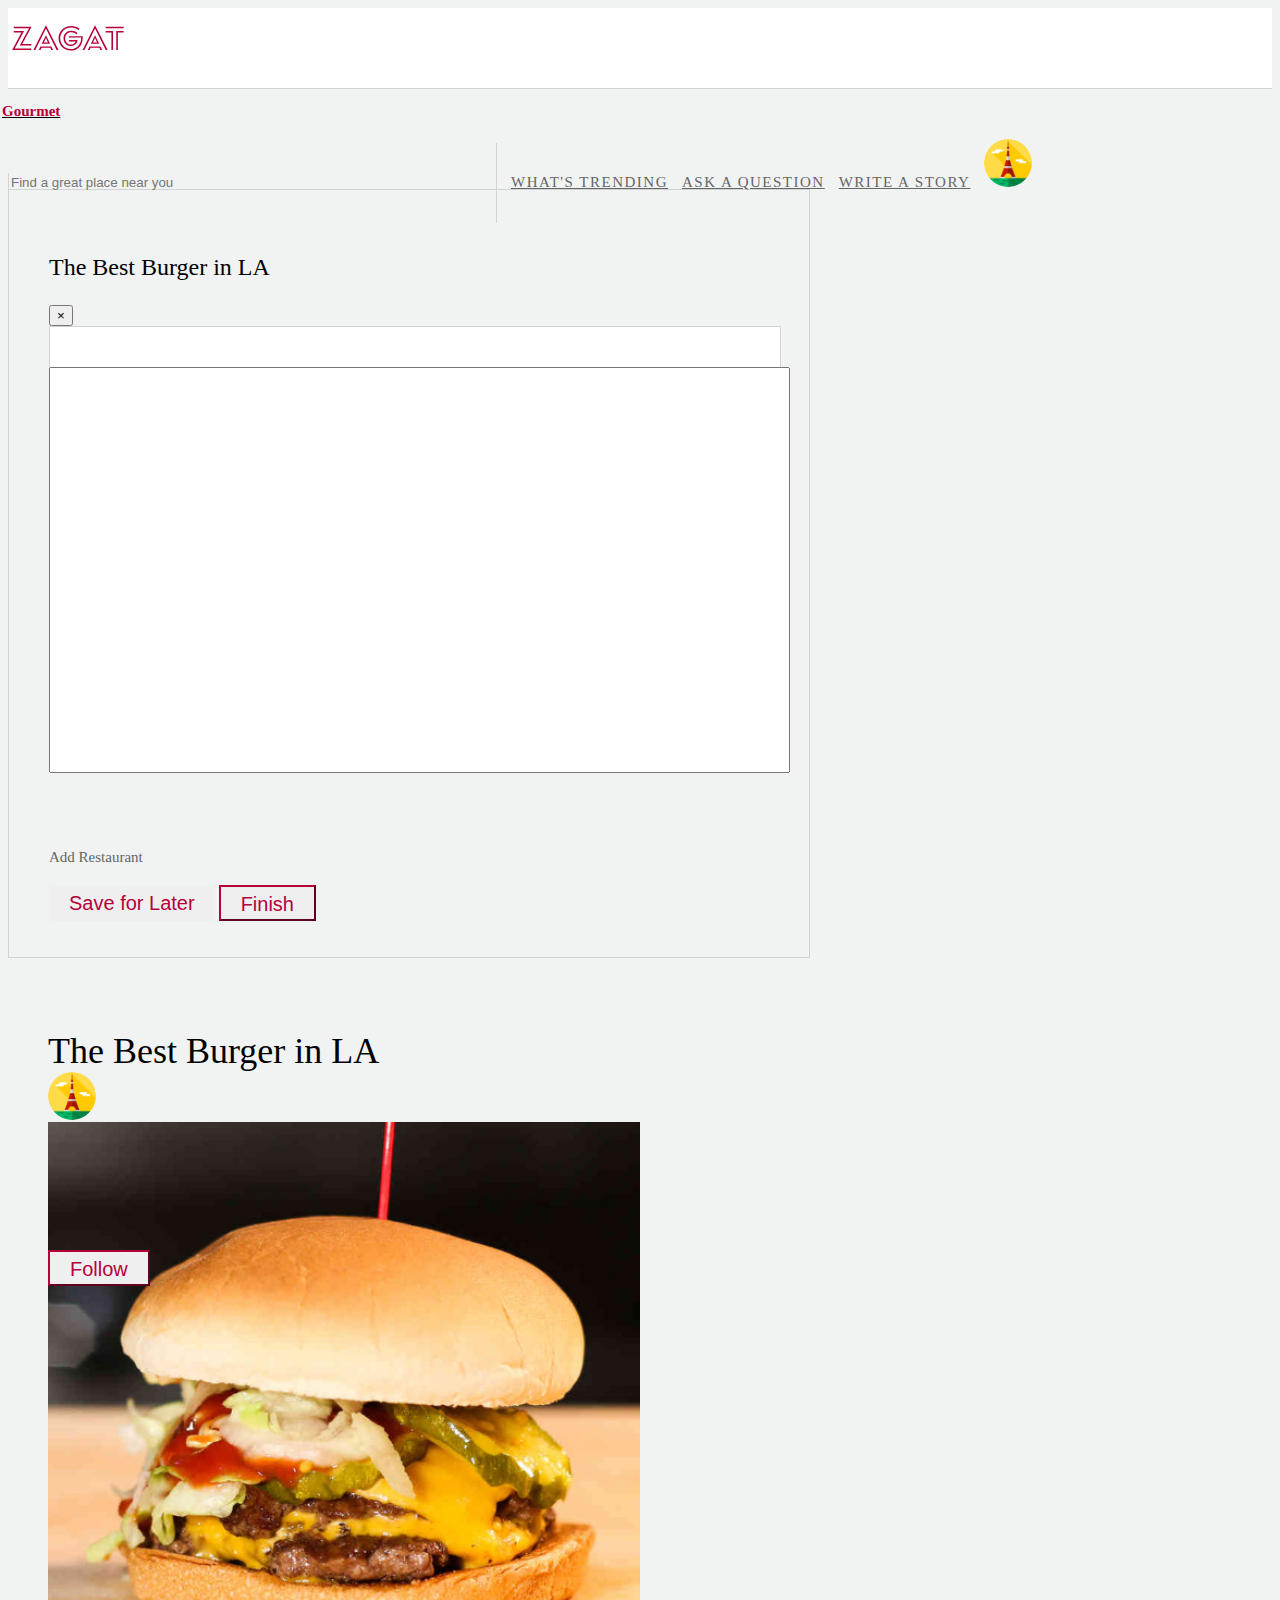
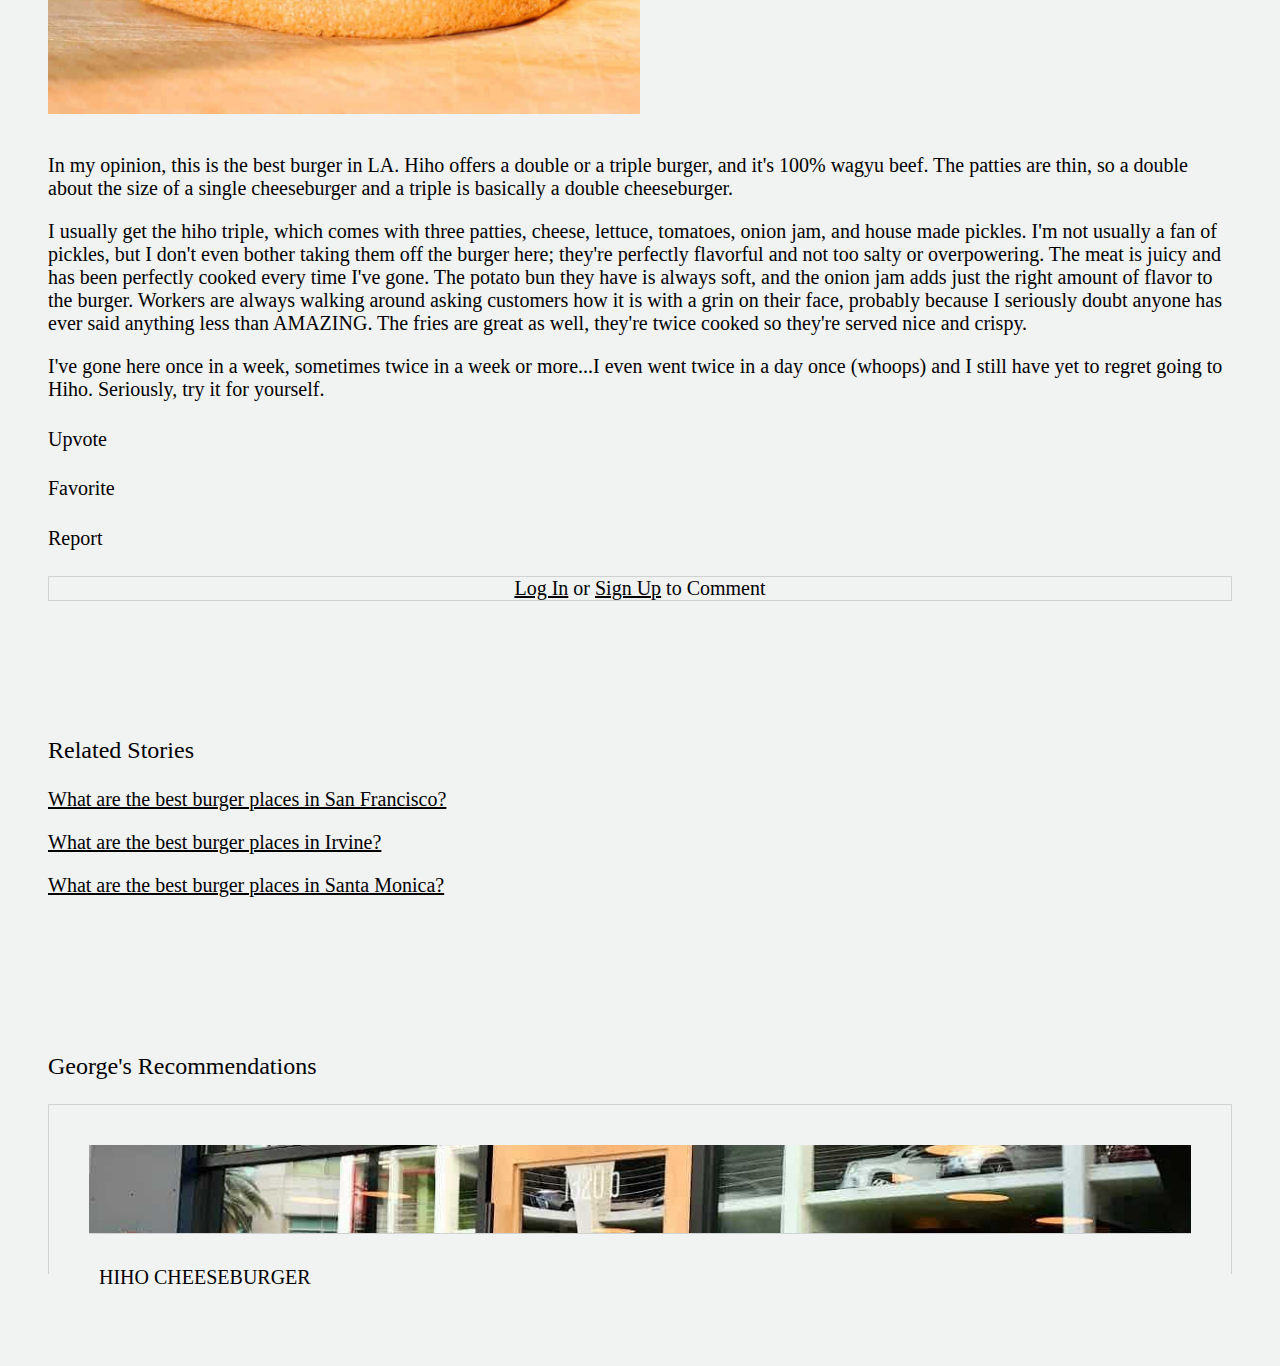
<file: html/individual-story.html>
<!DOCTYPE html>
<html lang="en">
<head>
  <meta charset="UTF-8">
  <meta name="viewport" content="width=device-width, initial-scale=1.0">
  <meta http-equiv="X-UA-Compatible" content="ie=edge">
  <title>Test Webpage</title>
  <link rel="stylesheet" href="https://stackpath.bootstrapcdn.com/bootstrap/4.1.3/css/bootstrap.min.css" integrity="sha384-MCw98/SFnGE8fJT3GXwEOngsV7Zt27NXFoaoApmYm81iuXoPkFOJwJ8ERdknLPMO" crossorigin="anonymous">
  <link rel="stylesheet" href="../css/style.css">
</head>
<body>
  <div class="container-fluid">
    <!-- Navigation Bar -->
    <nav class="navbar sticky-top">
      <a class="navbar-brand align-middle px-3 py-2" href="index.html">
        <svg xmlns="http://www.w3.org/2000/svg" class="zagat-logo-svg" width="120" height="60">
          <g class="zagat-logo-paths d-inline" fill="#b70038">
            <path d="M32.484 38.378l-1.768 3.612h1.768l1.076-2.152h8.685l1 2.152h1.844l-1.768-3.612H32.484"/>
            <path d="M37.787 17.395L25.413 41.99h1.844l10.684-21.598L48.625 41.99h1.921L38.095 17.395h-.308M5.736 23.083v1.537h7.686l-9.07 17.063v.307h18.985v-1.46H6.735l9.3-17.447H5.737"/>
            <path d="M5.736 20.162h15.295l-9.3 17.447h11.606v-1.537h-9.07l9.147-17.14v-.307H5.736v1.537M37.94 29.923l2 4.535h-4.074zm-4.226 5.765h8.377l-4.15-8.532zM74.68 28.155H60.845v1.46h12.298v.539c0 6.072-4.304 10.914-10.376 10.914-5.918 0-10.53-4.689-10.53-10.76 0-6.073 4.765-10.761 10.914-10.761 2.767 0 5.457.845 7.686 2.613l.692-1.46c-2.383-1.768-5.303-2.613-8.378-2.613-7.07 0-12.605 5.303-12.605 12.22 0 6.918 5.38 12.221 12.221 12.298 7.148 0 11.913-5.534 11.913-12.682v-1.768M108.269 23.083V41.99h1.614V24.62h5.764v-1.537h-7.378M97.662 24.62h5.764v17.37h1.615V23.083h-7.38v1.537M97.662 18.625h17.985v1.537H97.662z"/>
            <path d="M63.151 24.235c2.076 0 3.997.769 5.534 2.23l.692-1.461c-1.614-1.46-3.843-2.306-6.226-2.306-4.304 0-7.609 3.305-7.609 7.61 0 4.38 3.151 7.762 7.225 7.762 3.843 0 6.533-2.382 6.764-5.995h-8.686v1.46h6.841c-.692 1.999-2.613 3.075-4.919 3.075-3.151 0-5.61-2.767-5.61-6.303 0-3.458 2.612-6.072 5.994-6.072M86.901 17.395L74.527 41.99h1.844l10.684-21.598L97.74 41.99h1.921L87.21 17.395H86.9"/>
            <path d="M81.598 38.378L79.83 41.99h1.768l1.076-2.152h8.685l1 2.152h1.844l-1.768-3.612H81.598M87.055 29.923l1.998 4.535H84.98zm-4.227 5.765h8.378l-4.15-8.532z"/>
          </g>
        </svg>
        <h5 class="gourmet d-inline">Gourmet</h5>
      </a>
      <form class="form-inline" action="search-post.html">
        <input class="form-control mb-0" type="search" placeholder="Find a great place near you">
      </form>
      <a class="nav-link ml-auto" href="index.html">WHAT'S TRENDING</a>
      <a class="nav-link" href="#">ASK A QUESTION</a>
      <a class="nav-link" href="#" data-toggle="modal" data-target="#story">WRITE A STORY</a>
      <a class="nav-link" href="#">
        <img class="profile-image" src="../assets/profile/tokyo.png" alt="">
      </a>
    </nav>

    <!-- Modal -->
    <div class="modal fade" id="story" tabindex="-1" role="dialog" aria-labelledby="exampleModalLabel" aria-hidden="true">
      <div class="modal-dialog larger-dialog write-story-modal" role="document">
        <div class="modal-content write-story-modal-content">
          <div class="modal-header p-0 my-2">
            <h3>The Best Burger in LA</h3>
            <button type="button" class="close" data-dismiss="modal" aria-label="Close">
              <span aria-hidden="true">&times;</span>
            </button>
          </div>
          <div class="modal-body write-story-modal-body p-0">
            <div class="text-edit">
              <i class="fas fa-bold"></i>
              <i class="fas fa-italic"></i>
              <i class="fas fa-list-ol"></i>
              <i class="fas fa-list-ul"></i>
              <i class="fas fa-image"></i>
              <i class="fas fa-link"></i>
            </div>
            <form class="m-0 a-form" action="individual-story.html" method="post">
              <input class="form-text form-paragraph">
            </form>
            <div class="add-restaurant">
              <i class="fas fa-angle-down"></i>
              <div class="add-restaurant-tag">
                <i class="fas fa-plus d-inline"></i>
                <p class="add-one-restaurant d-inline subscript">Add Restaurant</p>
              </div>
            </div>

          </div>
          <div class="modal-footer write-story-modal-footer">
            <button class="btn btn-outline-primary message-btn"type="button" name="message">Save for Later</button>
            <a href="individual-story.html">
              <button class="btn btn-outline-primary" type="button" name="follow">Finish</button>
            </a>
          </div>
        </div>
      </div>
    </div>
    <!-- Navigation Ends Here -->
    <div class="row">
      <div class="col-8 pl-4">
        <!-- Answer -->
        <div class="card large-card">
          <h2>The Best Burger in LA</h2>

          <!-- Profile -->
          <div class="row profile mb-2">
            <div class="col-1 mr-4 p-0">
              <img class="profile-image" src="../assets/profile/tokyo.png" alt="">
            </div>
            <div class="col">
              <div class="row">
                <h3 class="profile-username align-middle">George</h3>
                <h4 class="profile-description align-middle">LIVES IN LOS ANGELES</h4>
              </div>
              <div class="row">
                <h5 class="subscript">Written just now</h5>
              </div>
            </div>
            <div class="col-4">
              <button class="btn btn-outline-primary"type="button" name="button">Follow</button>
            </div>
          </div>
          <!-- Text -->
          <div class="mt-2">
            <img class="intext-image"src="../assets/image/burger2.jpg" alt="">
            <p>In my opinion, this is the best burger in LA. Hiho offers a double or a triple burger, and it's 100% wagyu beef. The patties are thin, so a double about the size of a single cheeseburger and a triple is basically a double cheeseburger.</p>
            <p>I usually get the hiho triple, which comes with three patties, cheese, lettuce, tomatoes, onion jam, and house made pickles. I'm not usually a fan of pickles, but I don't even bother taking them off the burger here; they're perfectly flavorful and not too salty or overpowering. The meat is juicy and has been perfectly cooked every time I've gone. The potato bun they have is always soft, and the onion jam adds just the right amount of flavor to the burger. Workers are always walking around asking customers how it is with a grin on their face, probably because I seriously doubt anyone has ever said anything less than AMAZING. The fries are great as well, they're twice cooked so they're served nice and crispy.</p>
            <p>I've gone here once in a week, sometimes twice in a week or more...I even went twice in a day once (whoops) and I still have yet to regret going to Hiho. Seriously, try it for yourself.</p>
          </div>
          <!-- Buttons -->
          <div class="row mt-2">
            <div class="col-2">
              <h4>Upvote</h4>
            </div>
            <div class="col-2">
              <h4>Favorite</h4>
            </div>
            <div class="col text-right">
              <h4>Report</h4>
            </div>
          </div>
          <!-- Comment -->
          <div class="card comment-card py-3">
            <p class="center-text"><a class="comment-link"href="#">Log In</a> or <a class="comment-link" href="#">Sign Up</a> to Comment</p>
          </div>
        </div>
      </div>
      <!-- Sidebar -->
      <div class="col-4 px-4">
        <!-- Related Question -->
        <div class="card large-card">
          <h3>Related Stories</h3>
          <a class=""href="#"><p>What are the best burger places in San Francisco?</p></a>
          <a class=""href="#"><p>What are the best burger places in Irvine?</p></a>
          <a class=""href="#"><p>What are the best burger places in Santa Monica?</p></a>
        </div>
        <!-- Recommendation -->
        <div class="card large-card">
          <h3>George's Recommendations</h3>
          <div class="card inside-card three-restaurant p-0">
            <div class="card restaurant-card-small">
              <div class="row">
                <div class="col-3 restaurant-image-box">
                  <img class="card-image" src="../assets/image/restaurant1.jpg" alt="Restaurant">
                </div>
                <div class="col">
                  <h4 class="restaurant-card-small-name">HIHO CHEESEBURGER</h4>
                </div>
              </div>
            </div>
          </div>
        </div>
      </div>
  </div>
</body>
</file>
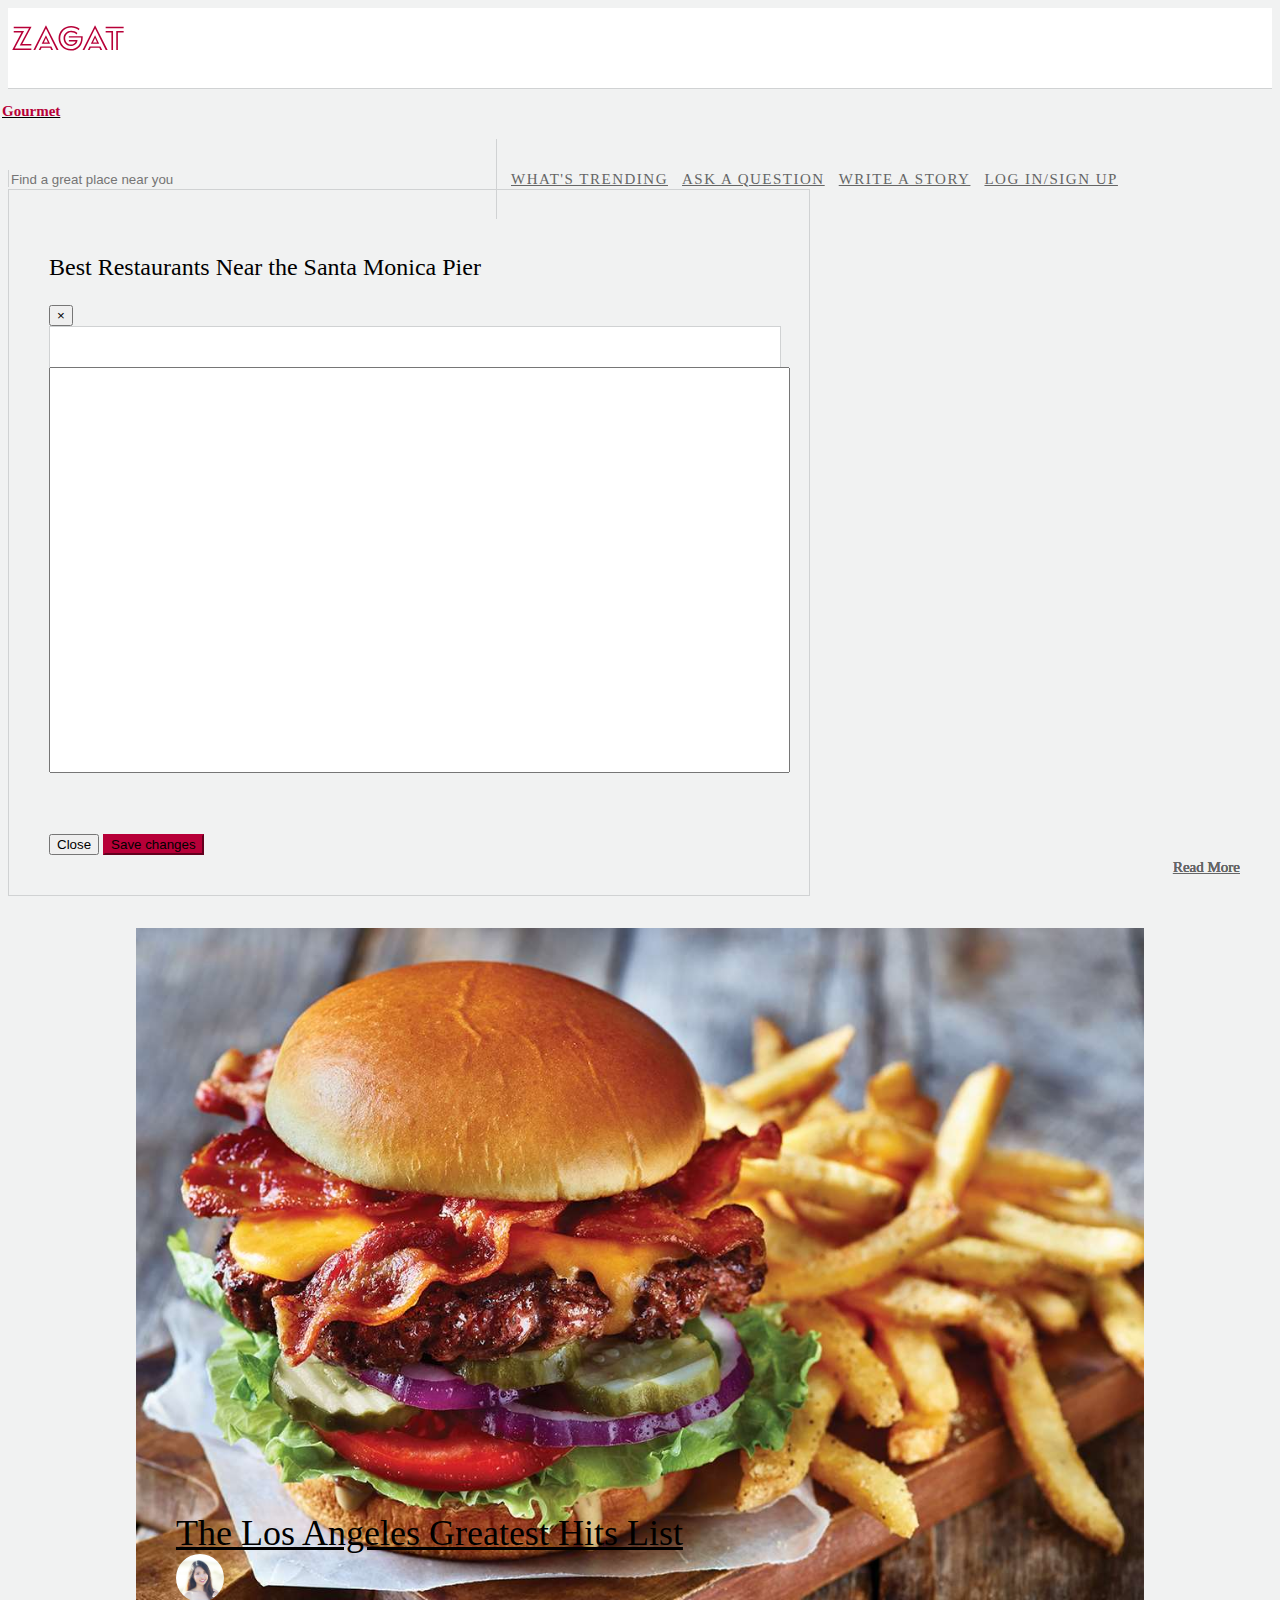
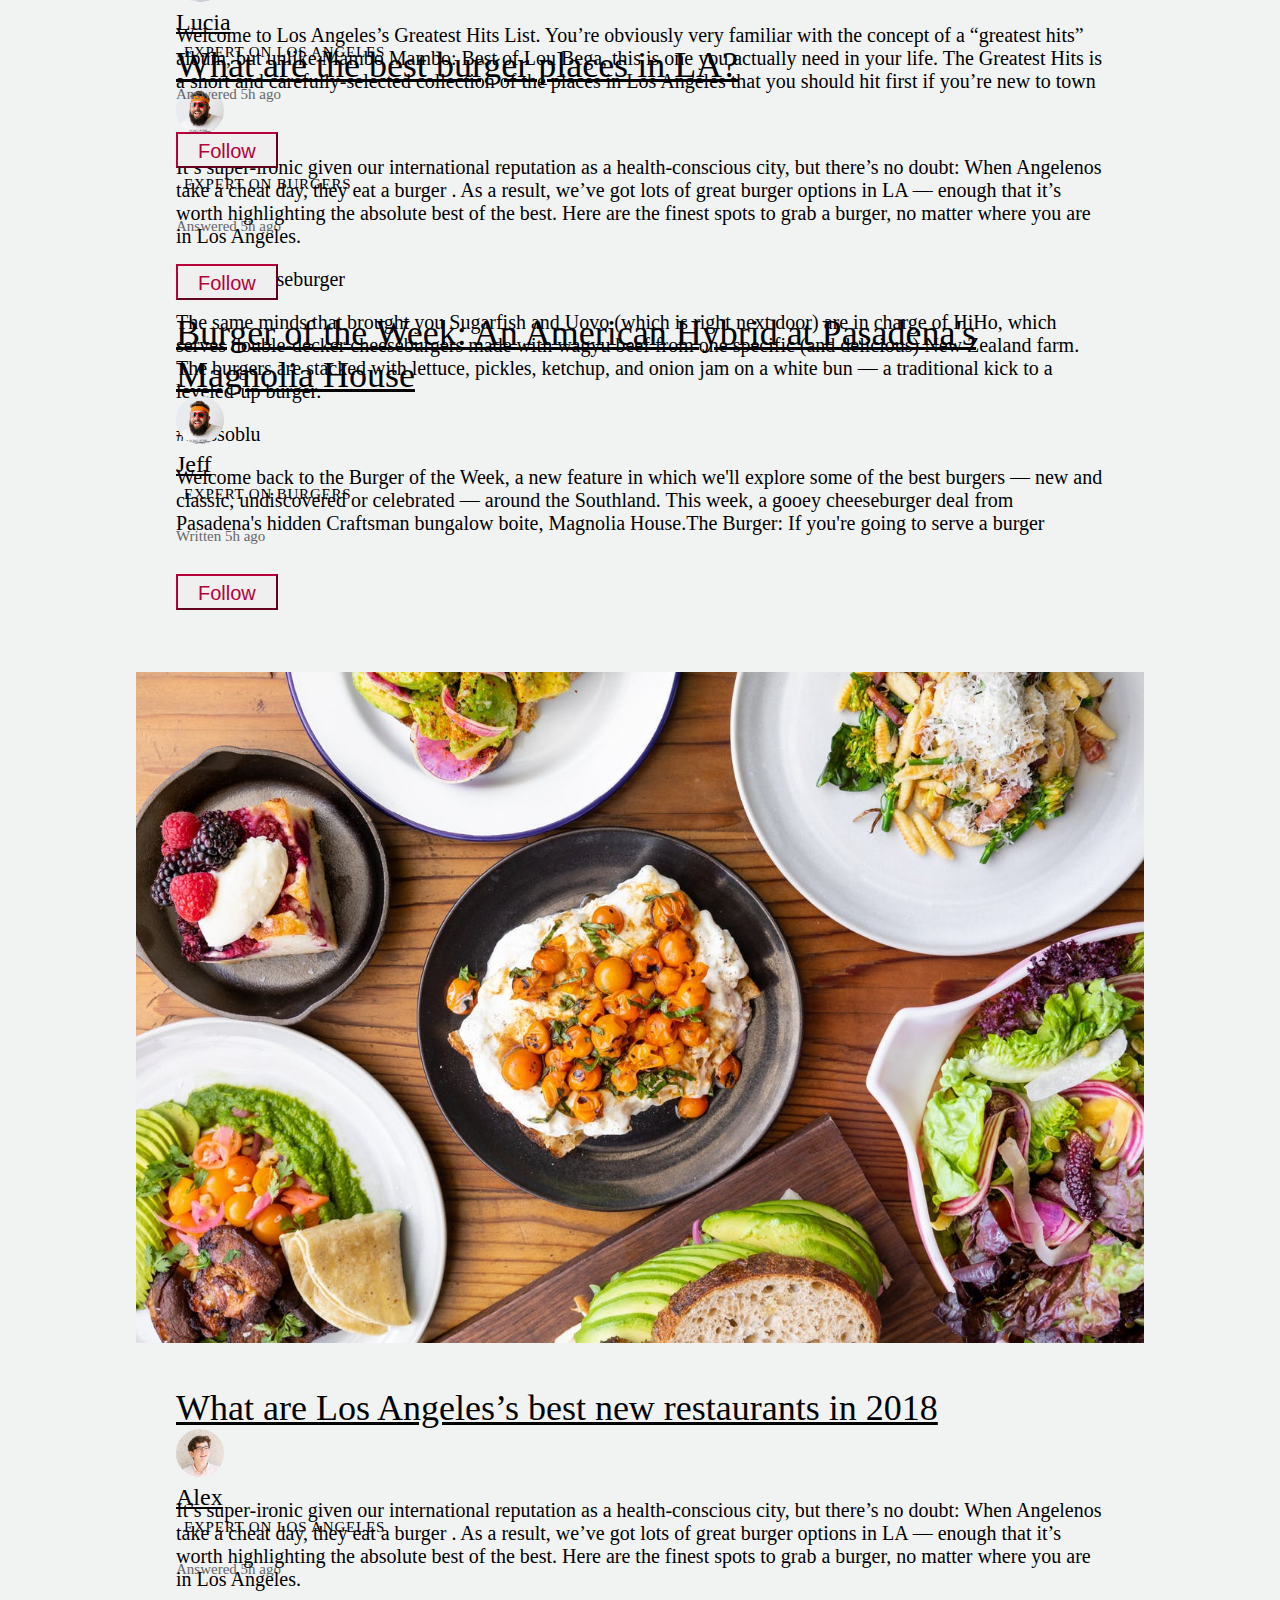
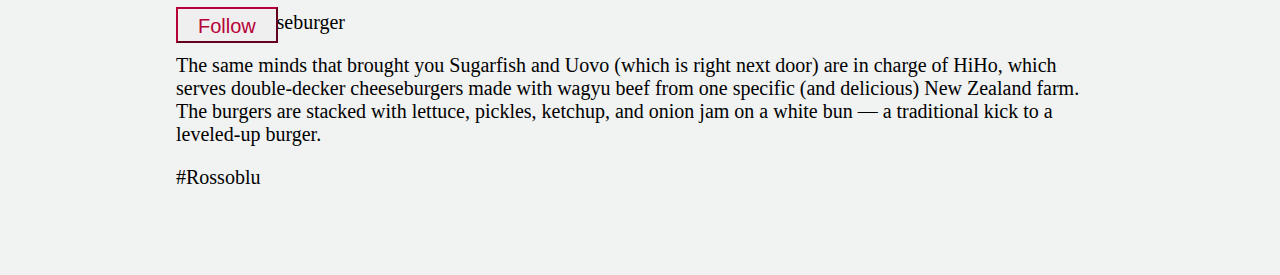
<file: html/personal-feed.html>
<!DOCTYPE html>
<html lang="en">
<head>
  <meta charset="UTF-8">
  <meta name="viewport" content="width=device-width, initial-scale=1.0">
  <meta http-equiv="X-UA-Compatible" content="ie=edge">
  <title>Test Webpage</title>
  <link rel="stylesheet" href="https://use.fontawesome.com/releases/v5.5.0/css/all.css" integrity="sha384-B4dIYHKNBt8Bc12p+WXckhzcICo0wtJAoU8YZTY5qE0Id1GSseTk6S+L3BlXeVIU" crossorigin="anonymous">
  <link rel="stylesheet" href="https://stackpath.bootstrapcdn.com/bootstrap/4.1.3/css/bootstrap.min.css" integrity="sha384-MCw98/SFnGE8fJT3GXwEOngsV7Zt27NXFoaoApmYm81iuXoPkFOJwJ8ERdknLPMO" crossorigin="anonymous">
  <link rel="stylesheet" href="../css/style.css">
</head>
<body>
  <div class="container-fluid">
    <!-- Navigation Bar -->
    <nav class="navbar sticky-top">
      <a class="navbar-brand align-middle px-3 py-2" href="index.html">
        <svg xmlns="http://www.w3.org/2000/svg" class="zagat-logo-svg" width="120" height="60">
          <g class="zagat-logo-paths d-inline" fill="#b70038">
            <path d="M32.484 38.378l-1.768 3.612h1.768l1.076-2.152h8.685l1 2.152h1.844l-1.768-3.612H32.484"/>
            <path d="M37.787 17.395L25.413 41.99h1.844l10.684-21.598L48.625 41.99h1.921L38.095 17.395h-.308M5.736 23.083v1.537h7.686l-9.07 17.063v.307h18.985v-1.46H6.735l9.3-17.447H5.737"/>
            <path d="M5.736 20.162h15.295l-9.3 17.447h11.606v-1.537h-9.07l9.147-17.14v-.307H5.736v1.537M37.94 29.923l2 4.535h-4.074zm-4.226 5.765h8.377l-4.15-8.532zM74.68 28.155H60.845v1.46h12.298v.539c0 6.072-4.304 10.914-10.376 10.914-5.918 0-10.53-4.689-10.53-10.76 0-6.073 4.765-10.761 10.914-10.761 2.767 0 5.457.845 7.686 2.613l.692-1.46c-2.383-1.768-5.303-2.613-8.378-2.613-7.07 0-12.605 5.303-12.605 12.22 0 6.918 5.38 12.221 12.221 12.298 7.148 0 11.913-5.534 11.913-12.682v-1.768M108.269 23.083V41.99h1.614V24.62h5.764v-1.537h-7.378M97.662 24.62h5.764v17.37h1.615V23.083h-7.38v1.537M97.662 18.625h17.985v1.537H97.662z"/>
            <path d="M63.151 24.235c2.076 0 3.997.769 5.534 2.23l.692-1.461c-1.614-1.46-3.843-2.306-6.226-2.306-4.304 0-7.609 3.305-7.609 7.61 0 4.38 3.151 7.762 7.225 7.762 3.843 0 6.533-2.382 6.764-5.995h-8.686v1.46h6.841c-.692 1.999-2.613 3.075-4.919 3.075-3.151 0-5.61-2.767-5.61-6.303 0-3.458 2.612-6.072 5.994-6.072M86.901 17.395L74.527 41.99h1.844l10.684-21.598L97.74 41.99h1.921L87.21 17.395H86.9"/>
            <path d="M81.598 38.378L79.83 41.99h1.768l1.076-2.152h8.685l1 2.152h1.844l-1.768-3.612H81.598M87.055 29.923l1.998 4.535H84.98zm-4.227 5.765h8.378l-4.15-8.532z"/>
          </g>
        </svg>
        <h5 class="gourmet d-inline">Gourmet</h5>
      </a>
      <form class="form-inline" action="search-post.html">
        <input class="form-control mb-0" type="search" placeholder="Find a great place near you">
      </form>
      <a class="nav-link ml-auto" href="index.html">WHAT'S TRENDING</a>
      <a class="nav-link" href="#">ASK A QUESTION</a>
      <a class="nav-link" href="#" data-toggle="modal" data-target="#story">WRITE A STORY</a>
      <a class="nav-link" href="#">LOG IN/SIGN UP</a>
    </nav>

    <!-- Modal -->
    <div class="modal fade" id="story" tabindex="-1" role="dialog" aria-labelledby="exampleModalLabel" aria-hidden="true">
      <div class="modal-dialog larger-dialog" role="document">
        <div class="modal-content">
          <div class="modal-header p-0 my-2">
            <h3>Best Restaurants Near the Santa Monica Pier</h3>
            <button type="button" class="close" data-dismiss="modal" aria-label="Close">
              <span aria-hidden="true">&times;</span>
            </button>
          </div>
          <div class="modal-body p-0">
            <div class="text-edit">
              <i class="fas fa-bold"></i>
              <i class="fas fa-italic"></i>
              <i class="fas fa-list-ol"></i>
              <i class="fas fa-list-ul"></i>
              <i class="fas fa-image"></i>
              <i class="fas fa-link"></i>
            </div>
            <form class="m-0 a-form" action="individual-story.html" method="post">
              <input class="form-text form-paragraph">
            </form>
          </div>
          <div class="modal-footer">
            <button type="button" class="btn btn-secondary" data-dismiss="modal">Close</button>
            <button type="button" class="btn btn-primary">Save changes</button>
          </div>
        </div>
      </div>
    </div>
    <!-- Navigation Ends Here -->


    <!-- Image Card -->
    <div class="card image-card">
      <div class="row no-gutters">
        <div class="col-6">
          <img class="card-image" src="../assets/image/burger1.jpg" alt="">
        </div>
        <div class="col-6 card-text">
          <!-- title row -->
          <a href="individual-question.html">
            <h2>What are the best burger places in LA?</h2>
          </a>
          <!-- profile row -->
          <div class="row profile mb-2">
            <div class="col-1 mr-4 p-0">
              <a href="profile-jeff.html">
                <img class="profile-image" src="../assets/profile/jeff.jpg" alt="">
              </a>
            </div>
            <div class="col">
              <div class="row">
                <a href="profile-jeff.html">
                  <h3 class="profile-username align-middle">Jeff</h3>
                </a>
                <h4 class="profile-description align-middle">EXPERT ON BURGERS</h4>

              </div>
              <div class="row">
                <h5 class="subscript">Answered 5h ago</h5>
              </div>
            </div>
            <div class="col-5">
              <button class="btn btn-outline-primary"type="button" name="button">Follow</button>
            </div>
          </div>
          <!-- text row -->
          <div class="text-box-1">
            <p>It’s super-ironic given our international reputation as a health-conscious city, but there’s no doubt: When Angelenos take a cheat day, they eat a burger . As a result, we’ve got lots of great burger options in LA — enough that it’s worth highlighting the absolute best of the best. Here are the finest spots to grab a burger, no matter where you are in Los Angeles.</p>
            <p>#HiHo Cheeseburger</p>
            <p>The same minds that brought you Sugarfish and Uovo (which is right next door) are in charge of HiHo, which serves double-decker cheeseburgers made with wagyu beef from one specific (and delicious) New Zealand farm. The burgers are stacked with lettuce, pickles, ketchup, and onion jam on a white bun — a traditional kick to a leveled-up burger.</p>
            <p>#Rossoblu</p>
            <p>The fancy-ish Italian restaurant Rossoblu may be best-known for their pastas, but the Bolo Burger — now available at brunch — could turn that around. Chef Steve Samson’s dishing out a thick-patty ground on a milk bun with slaw and ragu sauce — a sort of sloppy joe-meets-burger masterpiece that’s an excellent way to start a weekend day.</p>
          </div>
          <!-- more row -->
          <h5 class="subscript align-right">
            <a class="card-more"href="individual-question.html">Read More</a>
          </h5>
        </div>
      </div>
    </div>

    <!-- Text Card 1 -->
    <div class="card text-card card-text">
      <!-- title row -->
      <h2><a href="individual-story.html">The Los Angeles Greatest Hits List</a></h2>
      <!-- profile row -->
      <div class="row profile mb-2">
        <div class="col-1 mr-4 p-0">
          <a href="#">
            <img class="profile-image" src="../assets/profile/lucia.jpg" alt="">
          </a>
        </div>
        <div class="col">
          <div class="row">
            <a href="#">
              <h3 class="profile-username align-middle">Lucia</h3>
            </a>
            <h4 class="profile-description align-middle">EXPERT ON LOS ANGELES</h4>

          </div>
          <div class="row">
            <h5 class="subscript">Answered 5h ago</h5>
          </div>
        </div>
        <div class="col-4">
          <button class="btn btn-outline-primary"type="button" name="button">Follow</button>
        </div>
      </div>
      <!-- text row -->
      <div class="text-box-2">
        <p>Welcome to Los Angeles’s Greatest Hits List. You’re obviously very familiar with the concept of a “greatest hits” album, but unlike Mambo Mambo: Best of Lou Bega, this is one you actually need in your life. The Greatest Hits is a short and carefully-selected collection of the places in Los Angeles that you should hit first if you’re new to town - restaurants that are essential to LA dining, from world-class sushi on the beach to late-night Korean BBQ. Just like you wouldn’t introduce your niece to Michael Jackson by throwing on History: Vol 1 and skipping right to “Heal The World,” we wouldn’t send someone unfamiliar with Los Angeles to a new Weho hotspot without telling them to go to these restaurants first. And you shouldn’t either.
        </p>
      </div>
      <!-- more row -->
      <h5 class="subscript align-right">
        <a class="card-more"href="individual-story.html">Read More</a>
      </h5>
    </div>



    <!-- Text Card 2 -->
    <div class="card text-card card-text">
      <!-- title row -->
      <h2><a href="individual-story.html">Burger of the Week: An American Hybrid at Pasadena's Magnolia House</a></h2>
      <!-- profile row -->
      <div class="row profile mb-2">
        <div class="col-1 mr-4 p-0">
          <a href="profile-jeff.html">
            <img class="profile-image" src="../assets/profile/jeff.jpg" alt="">
          </a>
        </div>
        <div class="col">
          <div class="row">
            <a href="profile-jeff.html">
              <h3 class="profile-username align-middle">Jeff</h3>
            </a>
            <h4 class="profile-description align-middle">EXPERT ON BURGERS</h4>

          </div>
          <div class="row">
            <h5 class="subscript">Written 5h ago</h5>
          </div>
        </div>
        <div class="col-5">
          <button class="btn btn-outline-primary"type="button" name="button">Follow</button>
        </div>
      </div>
      <!-- text row -->
      <div class="text-box-2">
        <p>Welcome back to the Burger of the Week, a new feature in which we'll explore some of the best burgers — new and classic, undiscovered or celebrated — around the Southland. This week, a gooey cheeseburger deal from Pasadena's hidden Craftsman bungalow boite, Magnolia House.The Burger: If you're going to serve a burger around the corner from the iconic Pie 'N Burger, it better stand out. "We needed to have a burger that was flavorful and unique but still maintained the cheeseburger everyone loved growing up," says executive chef Kyu Yi. And he didn't start with the patty as a building block — he went straight to the cheese. "Since the owners and I wanted a burger that everyone is familiar with, I started by creating my own American cheese." That melty goodness is a blend of sharp cheddar, smoked Gouda and Gruyere, so it has a slightly smoky flavor. Once that was perfected, Yi worked on the beef patty, a house blend made with brisket and chuck for true beefy flavor, and rib-eye meat and fat for butteriness. For the bread holding it all together, he opted for a sweeter Portuguese bun, essentially a Hawaiian sweet roll, which adds balance to the savory, saltiness already going on. The rest is complete ingenuity. A classic burger usually has mayonnaise, ketchup, mustard and pickles as condiments, and his response is a dill pickle remoulade with fresh herbs, plus the addition of bourbon-caramelized onions and thick-cut Applewood bacon. "The bacon gives the burger the crispy texture it needs," the chef adds. "It just made the burger complete."
        </p>
      </div>
      <!-- more row -->
      <h5 class="subscript align-right">
        <a class="card-more"href="individual-story.html">Read More</a>
      </h5>
    </div>

    <!-- Image Card 2 -->
    <div class="card image-card">
      <div class="row no-gutters">
        <div class="col-6">
          <img class="card-image" src="../assets/image/food1.jpg" alt="">
        </div>
        <div class="col-6 card-text">
          <!-- title row -->
          <a href="individual-question.html">
            <h2>What are Los Angeles’s best new restaurants in 2018</h2>
          </a>
          <!-- profile row -->
          <div class="row profile mb-2">
            <div class="col-1 mr-4 p-0">
              <a href="#">
                <img class="profile-image" src="../assets/profile/alex.jpg" alt="Alex">
              </a>
            </div>
            <div class="col">
              <div class="row">
                <a href="#">
                  <h3 class="profile-username align-middle">Alex</h3>
                </a>
                <h4 class="profile-description align-middle">EXPERT ON LOS ANGELES</h4>

              </div>
              <div class="row">
                <h5 class="subscript">Answered 5h ago</h5>
              </div>
            </div>
            <div class="col-4">
              <button class="btn btn-outline-primary"type="button" name="button">Follow</button>
            </div>
          </div>
          <!-- text row -->
          <div class="text-box-1">
            <p>It’s super-ironic given our international reputation as a health-conscious city, but there’s no doubt: When Angelenos take a cheat day, they eat a burger . As a result, we’ve got lots of great burger options in LA — enough that it’s worth highlighting the absolute best of the best. Here are the finest spots to grab a burger, no matter where you are in Los Angeles.</p>
            <p>#HiHo Cheeseburger</p>
            <p>The same minds that brought you Sugarfish and Uovo (which is right next door) are in charge of HiHo, which serves double-decker cheeseburgers made with wagyu beef from one specific (and delicious) New Zealand farm. The burgers are stacked with lettuce, pickles, ketchup, and onion jam on a white bun — a traditional kick to a leveled-up burger.</p>
            <p>#Rossoblu</p>
            <p>The fancy-ish Italian restaurant Rossoblu may be best-known for their pastas, but the Bolo Burger — now available at brunch — could turn that around. Chef Steve Samson’s dishing out a thick-patty ground on a milk bun with slaw and ragu sauce — a sort of sloppy joe-meets-burger masterpiece that’s an excellent way to start a weekend day.</p>
          </div>
          <!-- more row -->
          <h5 class="subscript align-right">
            <a class="card-more"href="individual-question.html">Read More</a>
          </h5>
        </div>
      </div>
    </div>
  </div>
  <script src="https://code.jquery.com/jquery-3.3.1.slim.min.js" integrity="sha384-q8i/X+965DzO0rT7abK41JStQIAqVgRVzpbzo5smXKp4YfRvH+8abtTE1Pi6jizo" crossorigin="anonymous"></script>
  <script src="https://cdnjs.cloudflare.com/ajax/libs/popper.js/1.14.3/umd/popper.min.js" integrity="sha384-ZMP7rVo3mIykV+2+9J3UJ46jBk0WLaUAdn689aCwoqbBJiSnjAK/l8WvCWPIPm49" crossorigin="anonymous"></script>
  <script src="https://stackpath.bootstrapcdn.com/bootstrap/4.1.3/js/bootstrap.min.js" integrity="sha384-ChfqqxuZUCnJSK3+MXmPNIyE6ZbWh2IMqE241rYiqJxyMiZ6OW/JmZQ5stwEULTy" crossorigin="anonymous"></script>
</body>
</html>
</file>
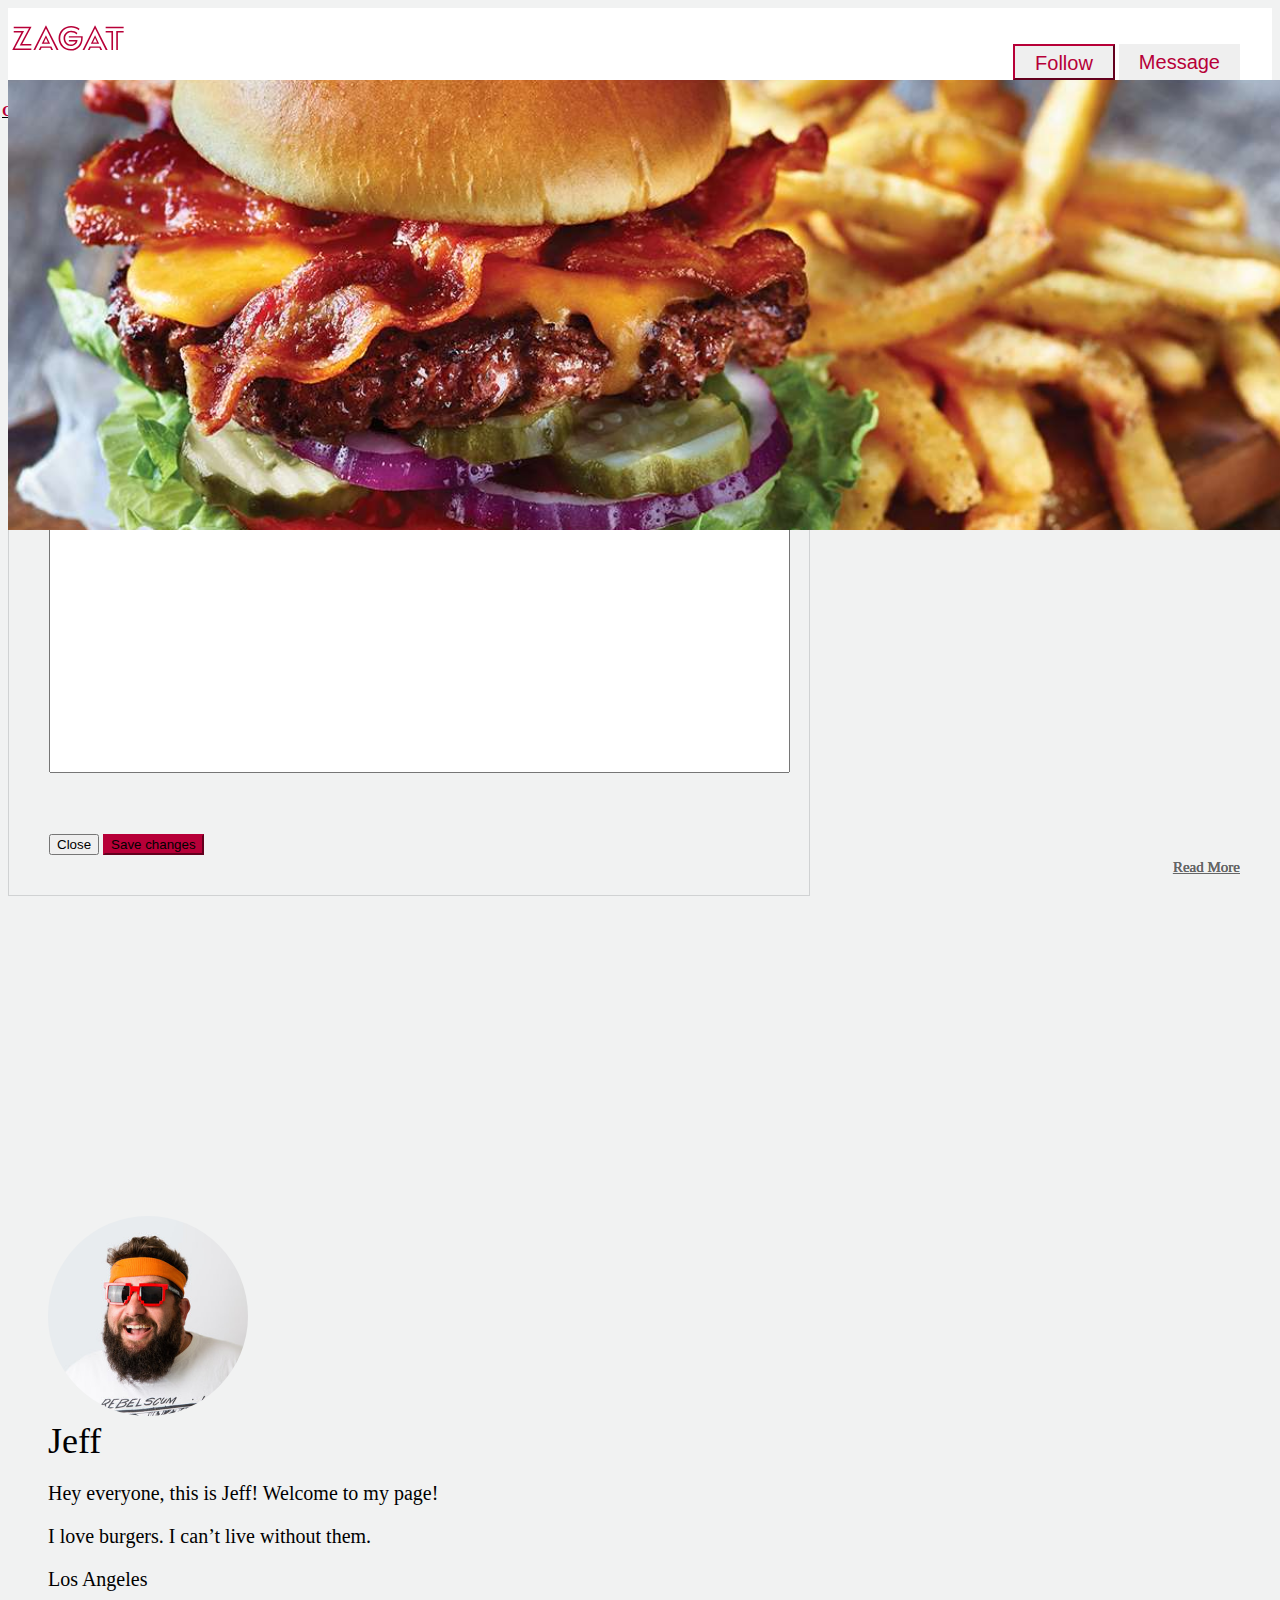
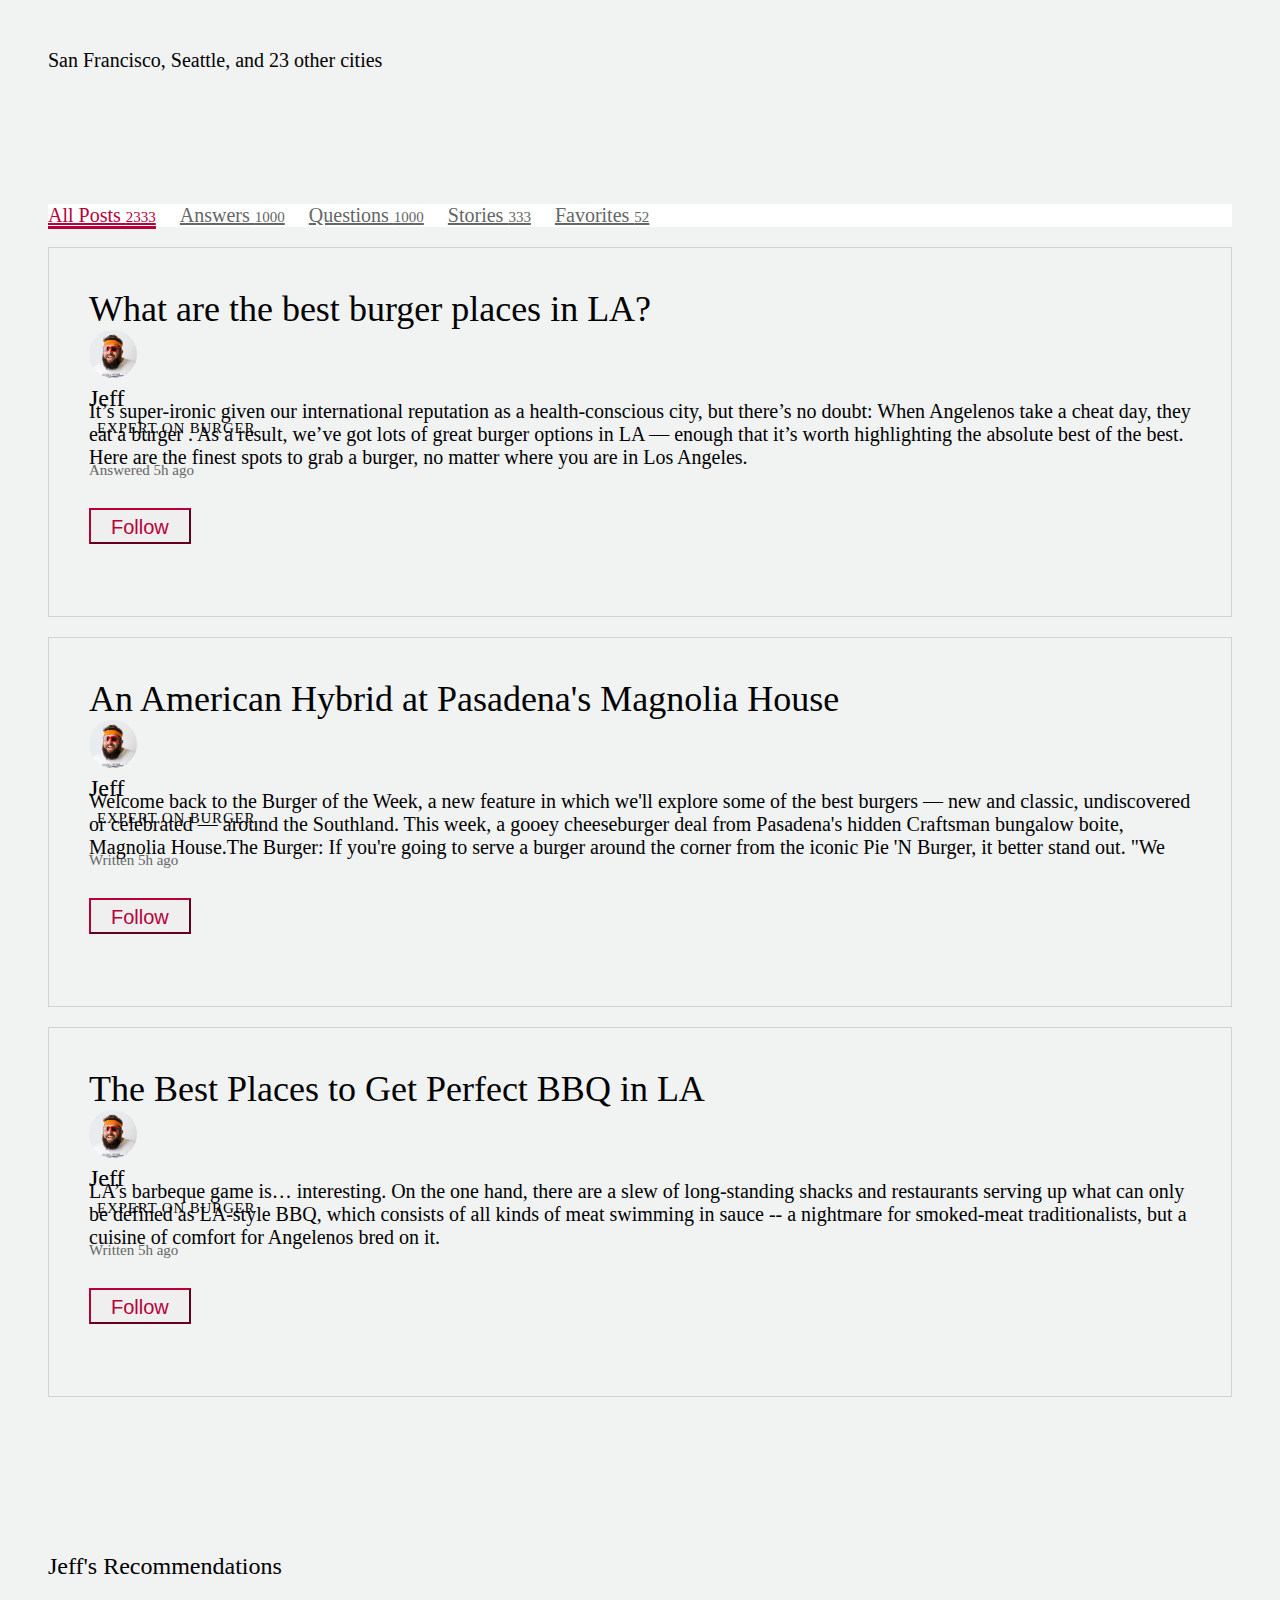
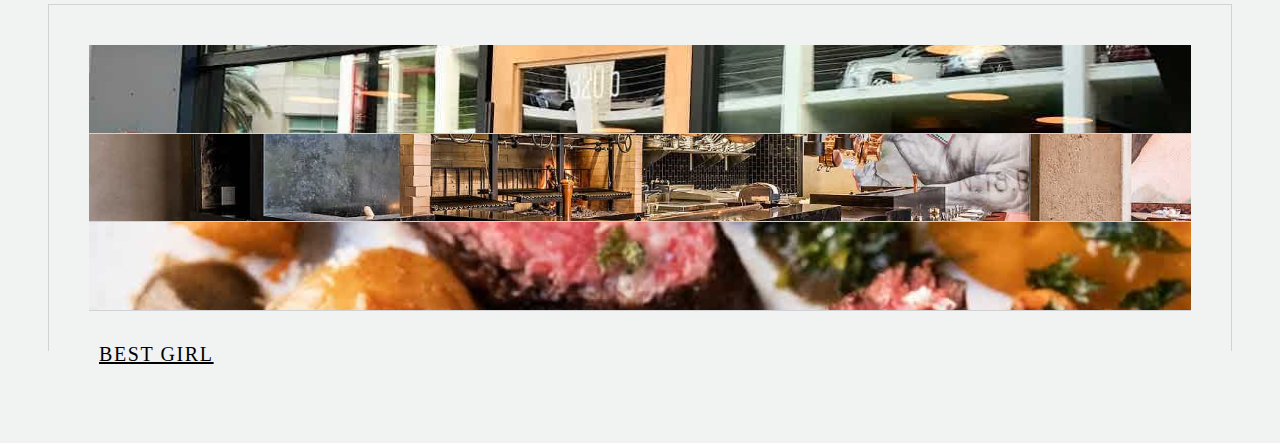
<file: html/profile-jeff-in.html>
<!DOCTYPE html>
<html lang="en">
<head>
  <meta charset="UTF-8">
  <meta name="viewport" content="width=device-width, initial-scale=1.0">
  <meta http-equiv="X-UA-Compatible" content="ie=edge">
  <title>Test Webpage</title>
  <link rel="stylesheet" href="https://use.fontawesome.com/releases/v5.5.0/css/all.css" integrity="sha384-B4dIYHKNBt8Bc12p+WXckhzcICo0wtJAoU8YZTY5qE0Id1GSseTk6S+L3BlXeVIU" crossorigin="anonymous">
  <link rel="stylesheet" href="https://stackpath.bootstrapcdn.com/bootstrap/4.1.3/css/bootstrap.min.css" integrity="sha384-MCw98/SFnGE8fJT3GXwEOngsV7Zt27NXFoaoApmYm81iuXoPkFOJwJ8ERdknLPMO" crossorigin="anonymous">
  <link rel="stylesheet" href="../css/style.css">
  <link rel="stylesheet" href="../css/bootstrap-social.css">
</head>
<body>
  <div class="container-fluid">
    <!-- Navigation Bar -->
    <nav class="navbar sticky-top">
      <a class="navbar-brand align-middle px-3 py-2" href="index.html">
        <svg xmlns="http://www.w3.org/2000/svg" class="zagat-logo-svg" width="120" height="60">
          <g class="zagat-logo-paths d-inline" fill="#b70038">
            <path d="M32.484 38.378l-1.768 3.612h1.768l1.076-2.152h8.685l1 2.152h1.844l-1.768-3.612H32.484"/>
            <path d="M37.787 17.395L25.413 41.99h1.844l10.684-21.598L48.625 41.99h1.921L38.095 17.395h-.308M5.736 23.083v1.537h7.686l-9.07 17.063v.307h18.985v-1.46H6.735l9.3-17.447H5.737"/>
            <path d="M5.736 20.162h15.295l-9.3 17.447h11.606v-1.537h-9.07l9.147-17.14v-.307H5.736v1.537M37.94 29.923l2 4.535h-4.074zm-4.226 5.765h8.377l-4.15-8.532zM74.68 28.155H60.845v1.46h12.298v.539c0 6.072-4.304 10.914-10.376 10.914-5.918 0-10.53-4.689-10.53-10.76 0-6.073 4.765-10.761 10.914-10.761 2.767 0 5.457.845 7.686 2.613l.692-1.46c-2.383-1.768-5.303-2.613-8.378-2.613-7.07 0-12.605 5.303-12.605 12.22 0 6.918 5.38 12.221 12.221 12.298 7.148 0 11.913-5.534 11.913-12.682v-1.768M108.269 23.083V41.99h1.614V24.62h5.764v-1.537h-7.378M97.662 24.62h5.764v17.37h1.615V23.083h-7.38v1.537M97.662 18.625h17.985v1.537H97.662z"/>
            <path d="M63.151 24.235c2.076 0 3.997.769 5.534 2.23l.692-1.461c-1.614-1.46-3.843-2.306-6.226-2.306-4.304 0-7.609 3.305-7.609 7.61 0 4.38 3.151 7.762 7.225 7.762 3.843 0 6.533-2.382 6.764-5.995h-8.686v1.46h6.841c-.692 1.999-2.613 3.075-4.919 3.075-3.151 0-5.61-2.767-5.61-6.303 0-3.458 2.612-6.072 5.994-6.072M86.901 17.395L74.527 41.99h1.844l10.684-21.598L97.74 41.99h1.921L87.21 17.395H86.9"/>
            <path d="M81.598 38.378L79.83 41.99h1.768l1.076-2.152h8.685l1 2.152h1.844l-1.768-3.612H81.598M87.055 29.923l1.998 4.535H84.98zm-4.227 5.765h8.378l-4.15-8.532z"/>
          </g>
        </svg>
        <h5 class="gourmet d-inline">Gourmet</h5>
      </a>
      <form class="form-inline" action="search-post.html">
        <input class="form-control mb-0" type="search" placeholder="Find a great place near you">
      </form>
      <a class="nav-link ml-auto" href="index.html">WHAT'S TRENDING</a>
      <a class="nav-link" href="#">ASK A QUESTION</a>
      <a class="nav-link" href="#" data-toggle="modal" data-target="#story">WRITE A STORY</a>
      <a class="nav-link" href="#">
        <img class="profile-image" src="../assets/profile/tokyo.png" alt="">
      </a>
    </nav>

    <!-- Modal -->
    <div class="modal fade" id="story" tabindex="-1" role="dialog" aria-labelledby="exampleModalLabel" aria-hidden="true">
      <div class="modal-dialog larger-dialog" role="document">
        <div class="modal-content">
          <div class="modal-header p-0 my-2">
            <h3>The Best Burger in LA</h3>
            <button type="button" class="close" data-dismiss="modal" aria-label="Close">
              <span aria-hidden="true">&times;</span>
            </button>
          </div>
          <div class="modal-body p-0">
            <div class="text-edit">
              <i class="fas fa-bold"></i>
              <i class="fas fa-italic"></i>
              <i class="fas fa-list-ol"></i>
              <i class="fas fa-list-ul"></i>
              <i class="fas fa-image"></i>
              <i class="fas fa-link"></i>
            </div>
            <form class="m-0 a-form" action="individual-story.html" method="post">
              <input class="form-text form-paragraph">
            </form>
          </div>
          <div class="modal-footer">
            <button type="button" class="btn btn-secondary" data-dismiss="modal">Close</button>
            <button type="button" class="btn btn-primary">Save changes</button>
          </div>
        </div>
      </div>
    </div>
    <!-- Navigation Ends Here -->



  <!-- Banner -->
  <div class="banner" id="banner-image">
    <img class="card-image"src="../assets/image/burger1.jpg" alt="">
  </div>
  <!-- Main -->
  <div class="container-fluid">

    <div class="row profile-page-down">
      <div class="col-8 pl-4">
        <!-- Profile card -->
        <div class="card large-card">
          <div class="row">
            <!-- Profile image -->
            <div class="col-3 mr-4">
              <img class="profile-image-large"src="../assets/profile/jeff.jpg" alt="">
            </div>
            <!-- Text -->
            <div class="col">
              <h2>Jeff</h2>
              <p class="m-0">Hey everyone, this is Jeff! Welcome to my page!</p>
              <p>I love burgers. I can’t live without them.</p>
              <i class="fas fa-home d-inline mr-2"></i>
              <p class="d-inline m-0">Los Angeles</p>
              <br>
              <i class="fas fa-plane  d-inline mr-2"></i>
              <p class="d-inline">San Francisco, Seattle, and 23 other cities</p>
            </div>
          </div>
          <!-- Button -->
          <div class="btns">
            <button class="btn btn-outline-primary" type="button" name="follow">Follow</button>
            <button class="btn btn-outline-primary message-btn"type="button" name="message">Message</button>
          </div>
        </div>
        <!-- Posts -->
        <div class="card large-card">
          <!-- Post Navigation -->
          <nav class="navbar subnav post-subnav">
            <a href="#" class="nav-link subnav-link subnav-link-active post-subnav-link">All Posts <span class="subscript post-subscript">2333</span></a>
            <a href="#" class="nav-link subnav-link post-subnav-link">Answers <span class="subscript post-subscript">1000</span></a>
            <a href="#" class="nav-link subnav-link post-subnav-link">Questions <span class="subscript post-subscript">1000</span></a>
            <a href="#" class="nav-link subnav-link post-subnav-link">Stories <span class="subscript post-subscript">333</span></a>
            <a href="#" class="nav-link subnav-link post-subnav-link">Favorites <span class="subscript post-subscript">52</span></a>
          </nav>
          <!-- Inside card -->
          <div class="card inside-card ">
            <h2>What are the best burger places in LA?</h2>
            <!-- profile row -->
            <div class="row profile mb-2">
              <div class="col-1 mr-4 p-0">
                <img class="profile-image" src="../assets/profile/jeff.jpg" alt="">
              </div>
              <div class="col">
                <div class="row">
                  <h3 class="profile-username align-middle">Jeff</h3>
                  <h4 class="profile-description align-middle">EXPERT ON BURGER</h4>
                </div>
                <div class="row">
                  <h5 class="subscript">Answered 5h ago</h5>
                </div>
              </div>
              <div class="col-5">
                <button class="btn btn-outline-primary"type="button" name="button">Follow</button>
              </div>
            </div>
            <!-- paragraph -->
            <div class="text-box-2">
              <p>It’s super-ironic given our international reputation as a health-conscious city, but there’s no doubt: When Angelenos take a cheat day, they eat a burger . As a result, we’ve got lots of great burger options in LA — enough that it’s worth highlighting the absolute best of the best. Here are the finest spots to grab a burger, no matter where you are in Los Angeles.</p>
            </div>
            <!-- read more -->
            <h5 class="subscript align-right"><a class="card-more"href="#">Read More</a></h5>
          </div>
          <!-- Inside card -->
          <div class="card inside-card ">
            <h2>An American Hybrid at Pasadena's Magnolia House</h2>
            <!-- profile row -->
            <div class="row profile mb-2">
              <div class="col-1 mr-4 p-0">
                <img class="profile-image" src="../assets/profile/jeff.jpg" alt="">
              </div>
              <div class="col">
                <div class="row">
                  <h3 class="profile-username align-middle">Jeff</h3>
                  <h4 class="profile-description align-middle">EXPERT ON BURGER</h4>
                </div>
                <div class="row">
                  <h5 class="subscript">Written 5h ago</h5>
                </div>
              </div>
              <div class="col-5">
                <button class="btn btn-outline-primary"type="button" name="button">Follow</button>
              </div>
            </div>
            <!-- paragraph -->
            <div class="text-box-2">
              <p>Welcome back to the Burger of the Week, a new feature in which we'll explore some of the best burgers — new and classic, undiscovered or celebrated — around the Southland. This week, a gooey cheeseburger deal from Pasadena's hidden Craftsman bungalow boite, Magnolia House.The Burger: If you're going to serve a burger around the corner from the iconic Pie 'N Burger, it better stand out. "We needed to have a burger that was flavorful and unique but still maintained the cheeseburger everyone loved growing up," says executive chef Kyu Yi. And he didn't start with the patty as a building block — he went straight to the cheese. "Since the owners and I wanted a burger that everyone is familiar with, I started by creating my own American cheese." That melty goodness is a blend of sharp cheddar, smoked Gouda and Gruyere, so it has a slightly smoky flavor. Once that was perfected, Yi worked on the beef patty, a house blend made with brisket and chuck for true beefy flavor, and rib-eye meat and fat for butteriness. For the bread holding it all together, he opted for a sweeter Portuguese bun, essentially a Hawaiian sweet roll, which adds balance to the savory, saltiness already going on. The rest is complete ingenuity. A classic burger usually has mayonnaise, ketchup, mustard and pickles as condiments, and his response is a dill pickle remoulade with fresh herbs, plus the addition of bourbon-caramelized onions and thick-cut Applewood bacon. "The bacon gives the burger the crispy texture it needs," the chef adds. "It just made the burger complete."
              </p>
            </div>
            <!-- read more -->
            <h5 class="subscript align-right"><a class="card-more"href="#">Read More</a></h5>
          </div>
          <!-- Inside card -->
          <div class="card inside-card ">
            <h2>The Best Places to Get Perfect BBQ in LA</h2>
            <!-- profile row -->
            <div class="row profile mb-2">
              <div class="col-1 mr-4 p-0">
                <img class="profile-image" src="../assets/profile/jeff.jpg" alt="">
              </div>
              <div class="col">
                <div class="row">
                  <h3 class="profile-username align-middle">Jeff</h3>
                  <h4 class="profile-description align-middle">EXPERT ON BURGER</h4>
                </div>
                <div class="row">
                  <h5 class="subscript">Written 5h ago</h5>
                </div>
              </div>
              <div class="col-5">
                <button class="btn btn-outline-primary"type="button" name="button">Follow</button>
              </div>
            </div>
            <!-- paragraph -->
            <div class="text-box-2">
              <p>LA’s barbeque game is… interesting. On the one hand, there are a slew of long-standing shacks and restaurants serving up what can only be defined as LA-style BBQ, which consists of all kinds of meat swimming in sauce -- a nightmare for smoked-meat traditionalists, but a cuisine of comfort for Angelenos bred on it.</p>
            </div>
            <!-- read more -->
            <h5 class="subscript align-right"><a class="card-more"href="#">Read More</a></h5>
          </div>
        </div>
      </div>
      <!-- Sidebar -->
      <div class="col-4 px-4">
        <!-- Recommendation -->
        <div class="card large-card">
          <h3>Jeff's Recommendations</h3>
          <div class="card inside-card three-restaurant p-0">
            <!-- Restaurant 1 -->
            <div class="card restaurant-card-small">
              <div class="row">
                <div class="col-3 restaurant-image-box">
                  <a href="individual-restaurant.html" target="_blank">
                    <img class="card-image" src="../assets/image/restaurant1.jpg" alt="Restaurant">
                  </a>
                </div>
                <div class="col">
                  <a href="individual-restaurant.html" target="_blank">
                    <h4 class="restaurant-card-small-name tracking">HIHO CHEESEBURGER</h4>
                  </a>
                </div>
              </div>
            </div>
            <!-- Restaurant 2 -->
            <div class="card restaurant-card-small">
              <div class="row">
                <div class="col-3 restaurant-image-box">
                  <a href="#">
                    <img class="card-image" src="../assets/image/restaurant6.jpg" alt="Restaurant">
                  </a>
                </div>
                <div class="col">
                  <a href="#">
                    <h4 class="restaurant-card-small-name tracking">ROSSOBLU</h4>
                  </a>
                </div>
              </div>
            </div>
            <!-- Restaurant 3 -->
            <div class="card restaurant-card-small">
              <div class="row">
                <div class="col-3 restaurant-image-box">
                  <a href="#">
                    <img class="card-image" src="../assets/image/restaurant7.jpg" alt="Restaurant">
                  </a>
                </div>
                <div class="col">
                  <a href="#">
                    <h4 class="restaurant-card-small-name tracking">BEST GIRL</h4>
                  </a>
                </div>
              </div>
            </div>
          </div>
        </div>
      </div>
    </div>
  </div>
<script src="https://code.jquery.com/jquery-3.3.1.slim.min.js" integrity="sha384-q8i/X+965DzO0rT7abK41JStQIAqVgRVzpbzo5smXKp4YfRvH+8abtTE1Pi6jizo" crossorigin="anonymous"></script>
<script src="https://cdnjs.cloudflare.com/ajax/libs/popper.js/1.14.3/umd/popper.min.js" integrity="sha384-ZMP7rVo3mIykV+2+9J3UJ46jBk0WLaUAdn689aCwoqbBJiSnjAK/l8WvCWPIPm49" crossorigin="anonymous"></script>
<script src="https://stackpath.bootstrapcdn.com/bootstrap/4.1.3/js/bootstrap.min.js" integrity="sha384-ChfqqxuZUCnJSK3+MXmPNIyE6ZbWh2IMqE241rYiqJxyMiZ6OW/JmZQ5stwEULTy" crossorigin="anonymous"></script>
</body>
</html>
</file>
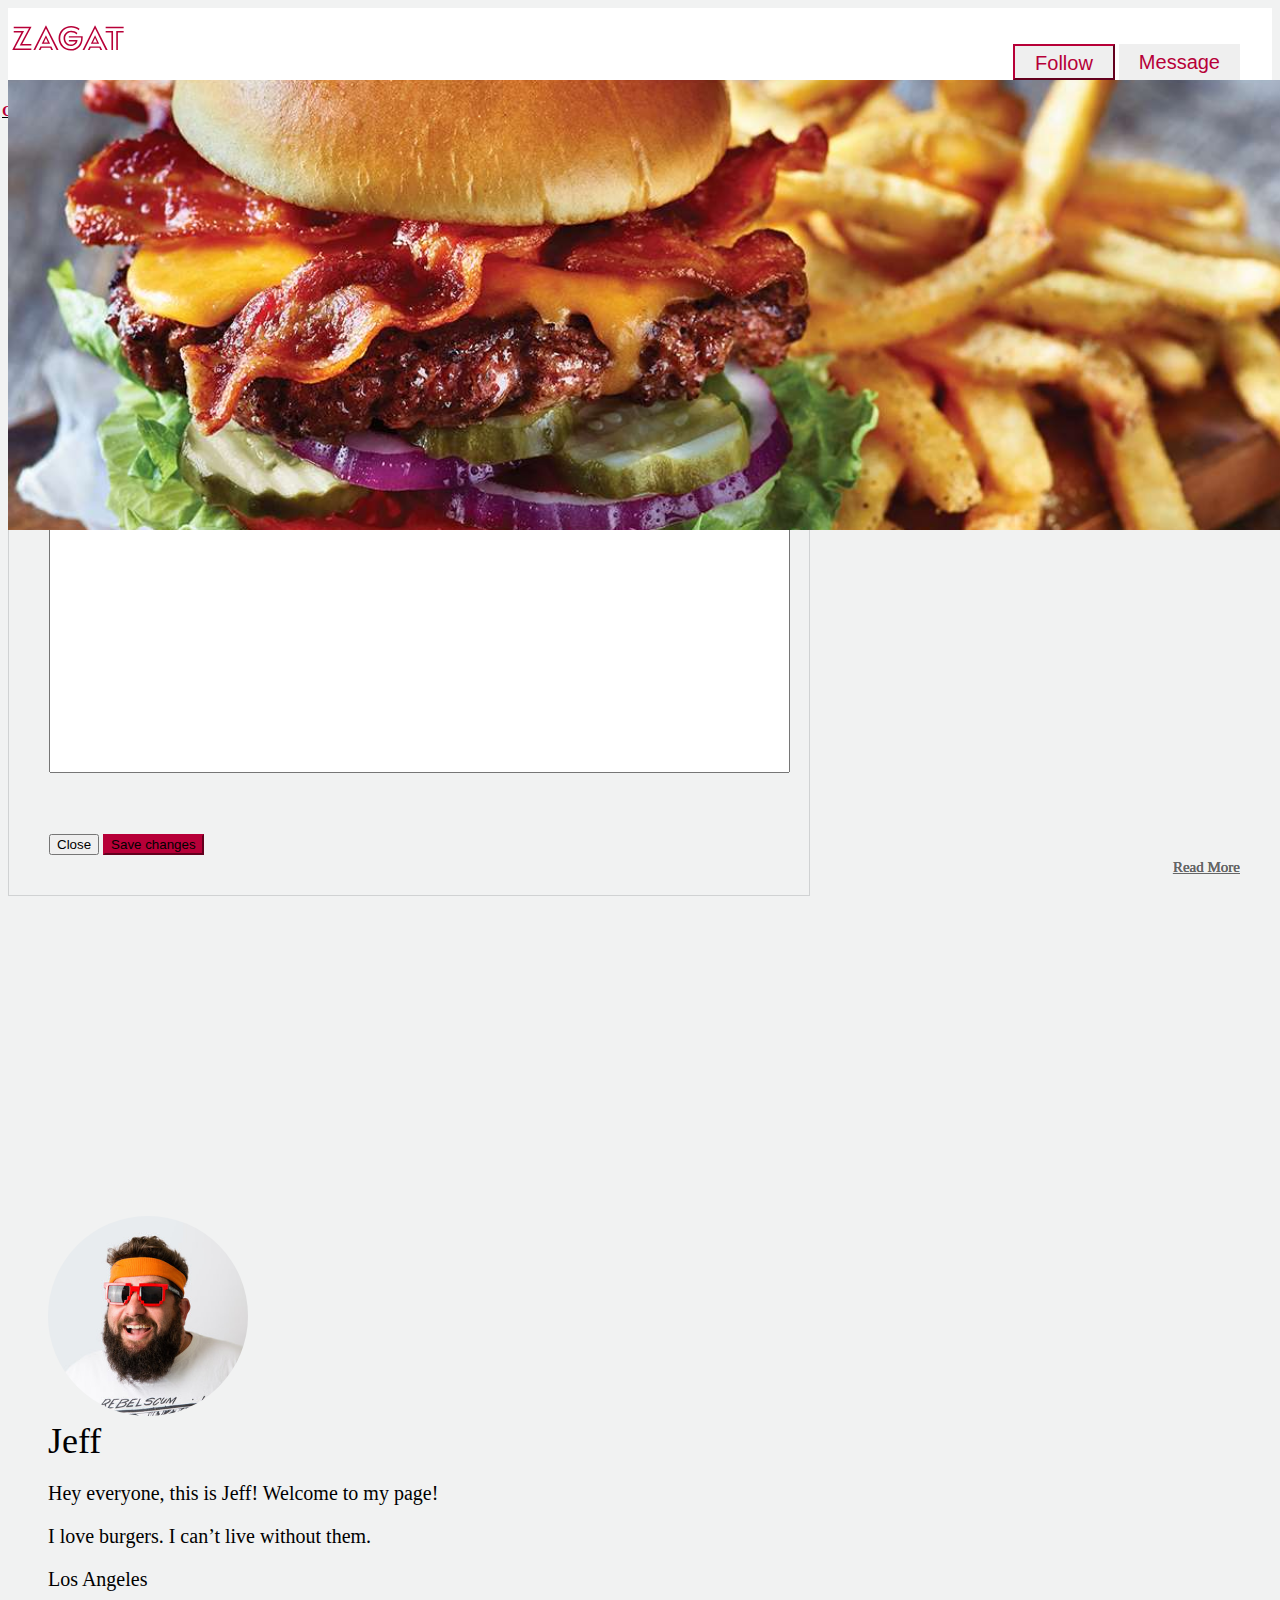
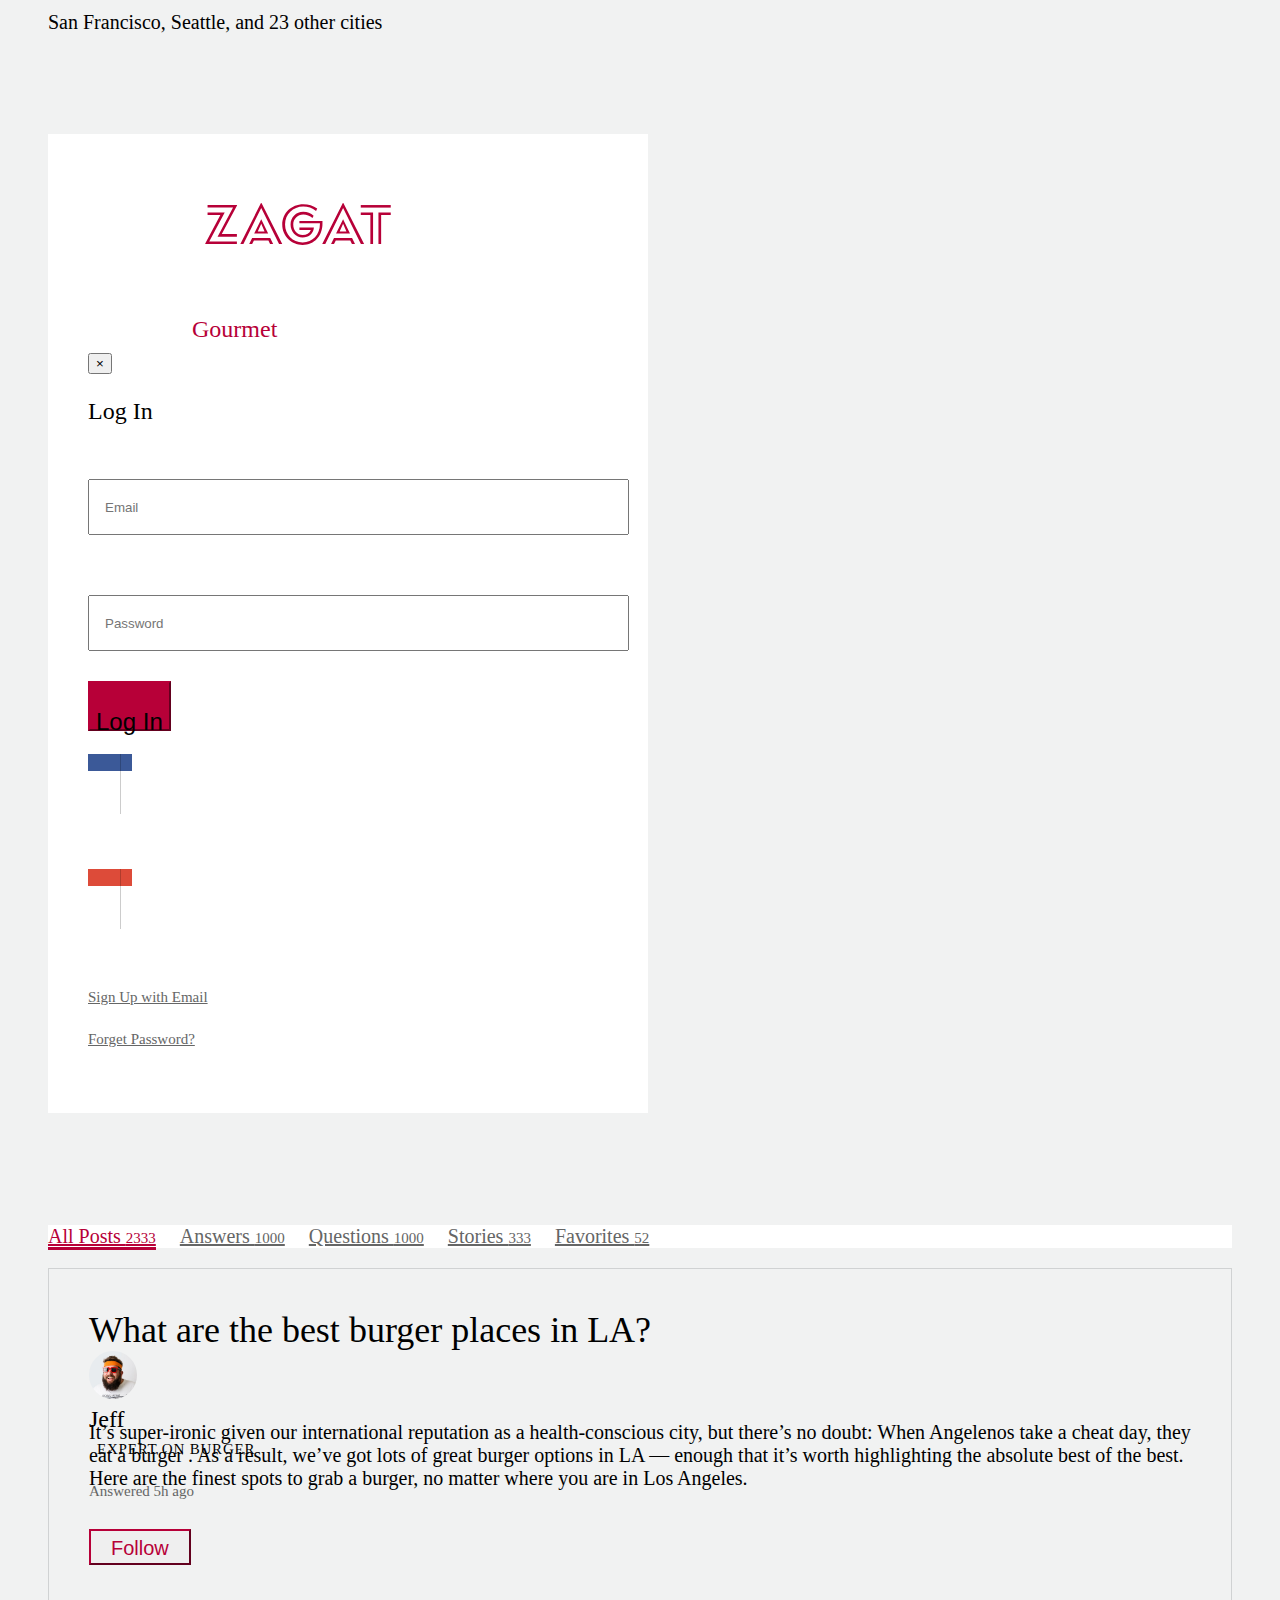
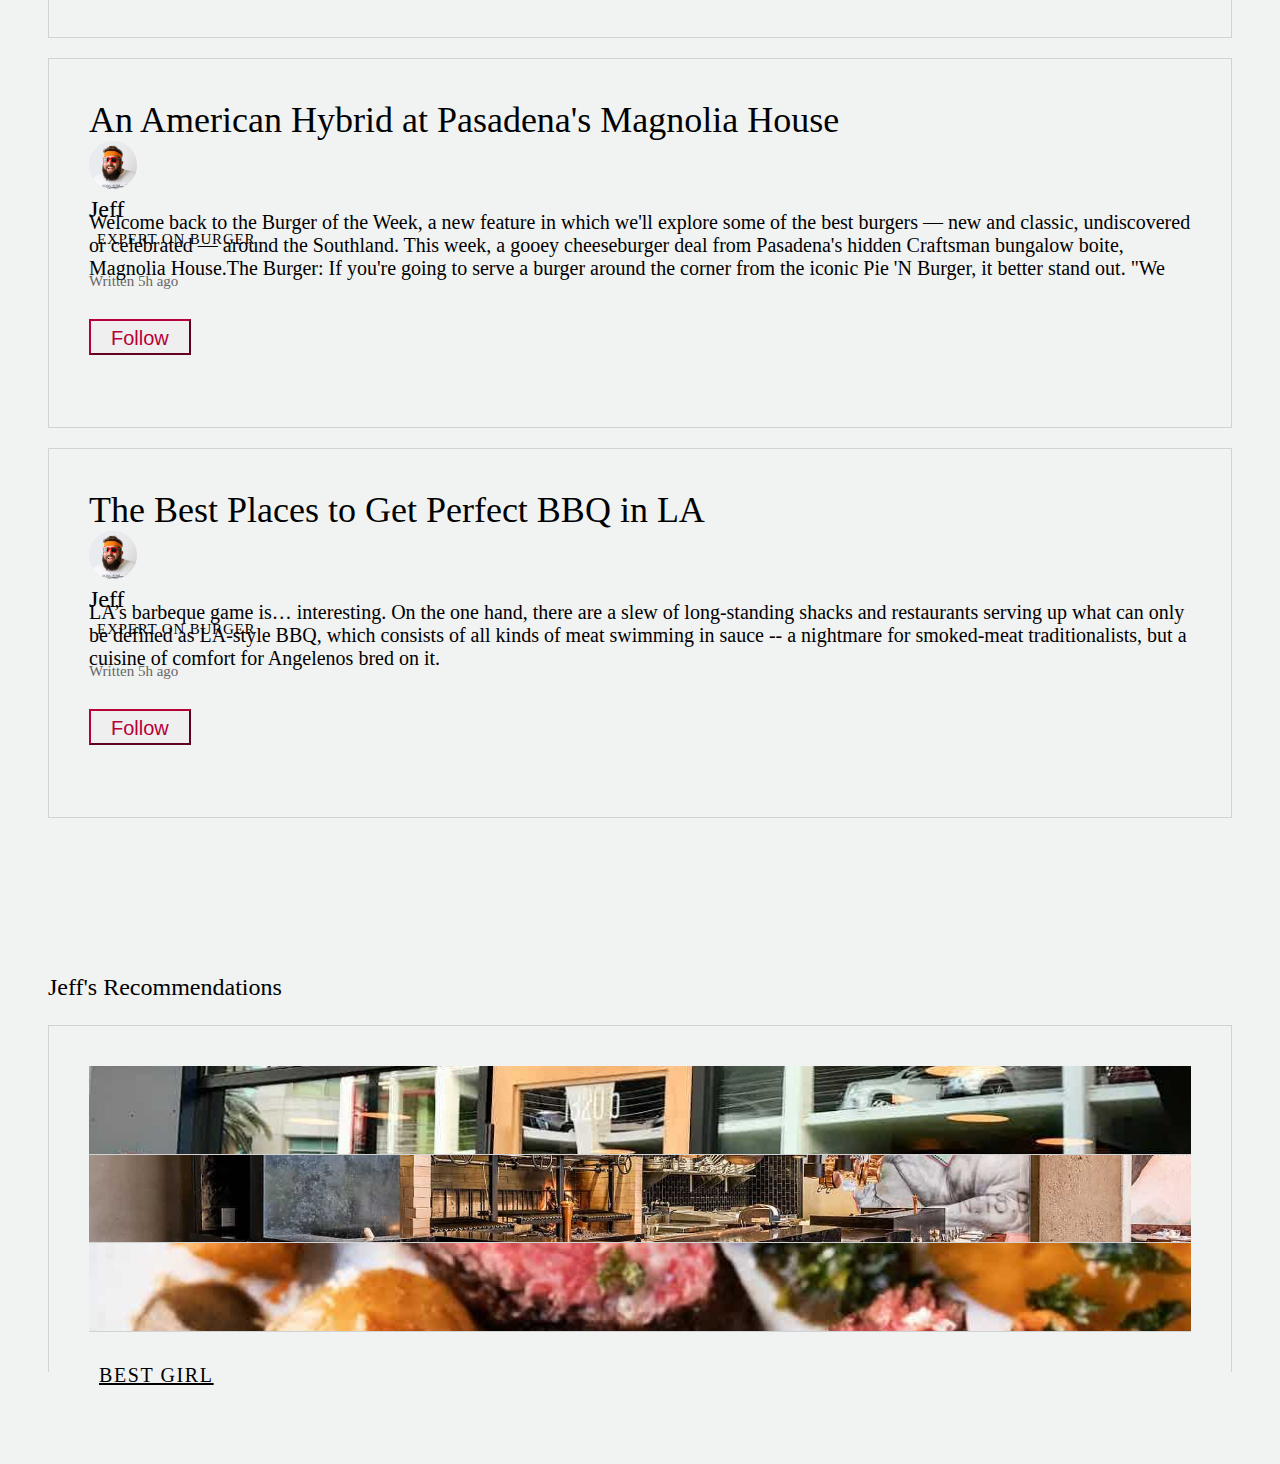
<file: html/profile-jeff.html>
<!DOCTYPE html>
<html lang="en">
<head>
  <meta charset="UTF-8">
  <meta name="viewport" content="width=device-width, initial-scale=1.0">
  <meta http-equiv="X-UA-Compatible" content="ie=edge">
  <title>Test Webpage</title>
  <link rel="stylesheet" href="https://use.fontawesome.com/releases/v5.5.0/css/all.css" integrity="sha384-B4dIYHKNBt8Bc12p+WXckhzcICo0wtJAoU8YZTY5qE0Id1GSseTk6S+L3BlXeVIU" crossorigin="anonymous">
  <link rel="stylesheet" href="https://stackpath.bootstrapcdn.com/bootstrap/4.1.3/css/bootstrap.min.css" integrity="sha384-MCw98/SFnGE8fJT3GXwEOngsV7Zt27NXFoaoApmYm81iuXoPkFOJwJ8ERdknLPMO" crossorigin="anonymous">
  <link rel="stylesheet" href="../css/style.css">
  <link rel="stylesheet" href="../css/bootstrap-social.css">
</head>
<body>
  <div class="container-fluid">
    <!-- Navigation Bar -->
    <nav class="navbar sticky-top">
      <a class="navbar-brand align-middle px-3 py-2" href="index.html">
        <svg xmlns="http://www.w3.org/2000/svg" class="zagat-logo-svg" width="120" height="60">
          <g class="zagat-logo-paths d-inline" fill="#b70038">
            <path d="M32.484 38.378l-1.768 3.612h1.768l1.076-2.152h8.685l1 2.152h1.844l-1.768-3.612H32.484"/>
            <path d="M37.787 17.395L25.413 41.99h1.844l10.684-21.598L48.625 41.99h1.921L38.095 17.395h-.308M5.736 23.083v1.537h7.686l-9.07 17.063v.307h18.985v-1.46H6.735l9.3-17.447H5.737"/>
            <path d="M5.736 20.162h15.295l-9.3 17.447h11.606v-1.537h-9.07l9.147-17.14v-.307H5.736v1.537M37.94 29.923l2 4.535h-4.074zm-4.226 5.765h8.377l-4.15-8.532zM74.68 28.155H60.845v1.46h12.298v.539c0 6.072-4.304 10.914-10.376 10.914-5.918 0-10.53-4.689-10.53-10.76 0-6.073 4.765-10.761 10.914-10.761 2.767 0 5.457.845 7.686 2.613l.692-1.46c-2.383-1.768-5.303-2.613-8.378-2.613-7.07 0-12.605 5.303-12.605 12.22 0 6.918 5.38 12.221 12.221 12.298 7.148 0 11.913-5.534 11.913-12.682v-1.768M108.269 23.083V41.99h1.614V24.62h5.764v-1.537h-7.378M97.662 24.62h5.764v17.37h1.615V23.083h-7.38v1.537M97.662 18.625h17.985v1.537H97.662z"/>
            <path d="M63.151 24.235c2.076 0 3.997.769 5.534 2.23l.692-1.461c-1.614-1.46-3.843-2.306-6.226-2.306-4.304 0-7.609 3.305-7.609 7.61 0 4.38 3.151 7.762 7.225 7.762 3.843 0 6.533-2.382 6.764-5.995h-8.686v1.46h6.841c-.692 1.999-2.613 3.075-4.919 3.075-3.151 0-5.61-2.767-5.61-6.303 0-3.458 2.612-6.072 5.994-6.072M86.901 17.395L74.527 41.99h1.844l10.684-21.598L97.74 41.99h1.921L87.21 17.395H86.9"/>
            <path d="M81.598 38.378L79.83 41.99h1.768l1.076-2.152h8.685l1 2.152h1.844l-1.768-3.612H81.598M87.055 29.923l1.998 4.535H84.98zm-4.227 5.765h8.378l-4.15-8.532z"/>
          </g>
        </svg>
        <h5 class="gourmet d-inline">Gourmet</h5>
      </a>
      <form class="form-inline" action="search-post.html">
        <input class="form-control mb-0" type="search" placeholder="Find a great place near you">
      </form>
      <a class="nav-link ml-auto" href="index.html">WHAT'S TRENDING</a>
      <a class="nav-link" href="#">ASK A QUESTION</a>
      <a class="nav-link" href="#" data-toggle="modal" data-target="#story">WRITE A STORY</a>
      <a class="nav-link" href="#">LOG IN/SIGN UP</a>
    </nav>

    <!-- Modal -->
    <div class="modal fade" id="story" tabindex="-1" role="dialog" aria-labelledby="exampleModalLabel" aria-hidden="true">
      <div class="modal-dialog larger-dialog" role="document">
        <div class="modal-content">
          <div class="modal-header p-0 my-2">
            <h3>Best Restaurants Near the Santa Monica Pier</h3>
            <button type="button" class="close" data-dismiss="modal" aria-label="Close">
              <span aria-hidden="true">&times;</span>
            </button>
          </div>
          <div class="modal-body p-0">
            <div class="text-edit">
              <i class="fas fa-bold"></i>
              <i class="fas fa-italic"></i>
              <i class="fas fa-list-ol"></i>
              <i class="fas fa-list-ul"></i>
              <i class="fas fa-image"></i>
              <i class="fas fa-link"></i>
            </div>
            <form class="m-0 a-form" action="individual-story.html" method="post">
              <input class="form-text form-paragraph">
            </form>
          </div>
          <div class="modal-footer">
            <button type="button" class="btn btn-secondary" data-dismiss="modal">Close</button>
            <button type="button" class="btn btn-primary">Save changes</button>
          </div>
        </div>
      </div>
    </div>
    <!-- Navigation Ends Here -->



  <!-- Banner -->
  <div class="banner" id="banner-image">
    <img class="card-image"src="../assets/image/burger1.jpg" alt="">
  </div>
  <!-- Main -->
  <div class="container-fluid">

    <div class="row profile-page-down">
      <div class="col-8 pl-4">
        <!-- Profile card -->
        <div class="card large-card">
          <div class="row">
            <!-- Profile image -->
            <div class="col-3 mr-4">
              <img class="profile-image-large"src="../assets/profile/jeff.jpg" alt="">
            </div>
            <!-- Text -->
            <div class="col">
              <h2>Jeff</h2>
              <p class="m-0">Hey everyone, this is Jeff! Welcome to my page!</p>
              <p>I love burgers. I can’t live without them.</p>
              <p class="m-0">Los Angeles</p>
              <p>San Francisco, Seattle, and 23 other cities</p>
            </div>
          </div>
          <!-- Button -->
          <div class="btns">
            <button class="btn btn-outline-primary" type="button" name="follow" data-toggle="modal" data-target="#sign-in">Follow</button>
            <button class="btn btn-outline-primary message-btn"type="button" name="message">Message</button>
          </div>

          <!-- Modal -->
          <div class="modal fade" id="sign-in" tabindex="-1" role="dialog" aria-labelledby="exampleModalLabel" aria-hidden="true">
            <div class="modal-dialog" role="document">
              <div class="modal-content">
                <div class="modal-header p-0 m-0">
                  <div class="logo-center">
                    <img class="logo-resize" src="../assets/logo/rectangle.svg" alt="">
                    <h3 class="logo-reposition gourmet d-inline">Gourmet</h3>
                  </div>
                  <button type="button" class="close" data-dismiss="modal" aria-label="Close">
                    <span aria-hidden="true">&times;</span>
                  </button>
                </div>
                <div class="modal-body">
                  <h3 class="text-center">Log In</h3>

                  <form class="my-4">
                    <input class="form-text" placeholder="Email">
                  </form>
                  <form class="my-4">
                    <input class="form-text" placeholder="Password">
                  </form>
                  <button type="button" class="btn btn-primary btn-block log-in">
                    <h3 class="m-0">Log In</h3>
                  </button>
                  <div class="row">
                    <div class="col social-log-in">
                      <a class="btn btn-block btn-social btn-facebook d-block">
                        <i class="fab fa-facebook"></i>
                        <h5 class="social-log-in-text my-1">Sign in with Facebook</h5>
                      </a>
                    </div>
                    <div class="col social-log-in pr-0">
                      <a class="btn btn-block btn-social btn-google d-block">
                        <i class="fab fa-google"></i>
                        <h5 class="social-log-in-text my-1">Sign in with Google</h5>
                      </a>
                    </div>
                  </div>
                  <h5 class="subscript text-center">
                    <a href="sign-up.html">Sign Up with Email</a>
                  </h5>
                  <h5 class="subscript text-center">
                    <a href="#">Forget Password?</a>
                  </h5>
                </div>
                <div class="modal-footer p-0">

                </div>
              </div>
            </div>
          </div>
        </div>
        <!-- Posts -->
        <div class="card large-card">
          <!-- Post Navigation -->
          <nav class="navbar subnav post-subnav">
            <a href="#" class="nav-link subnav-link subnav-link-active post-subnav-link">All Posts <span class="subscript post-subscript">2333</span></a>
            <a href="#" class="nav-link subnav-link post-subnav-link">Answers <span class="subscript post-subscript">1000</span></a>
            <a href="#" class="nav-link subnav-link post-subnav-link">Questions <span class="subscript post-subscript">1000</span></a>
            <a href="#" class="nav-link subnav-link post-subnav-link">Stories <span class="subscript post-subscript">333</span></a>
            <a href="#" class="nav-link subnav-link post-subnav-link">Favorites <span class="subscript post-subscript">52</span></a>
          </nav>
          <!-- Inside card -->
          <div class="card inside-card ">
            <h2>What are the best burger places in LA?</h2>
            <!-- profile row -->
            <div class="row profile mb-2">
              <div class="col-1 mr-4 p-0">
                <img class="profile-image" src="../assets/profile/jeff.jpg" alt="">
              </div>
              <div class="col">
                <div class="row">
                  <h3 class="profile-username align-middle">Jeff</h3>
                  <h4 class="profile-description align-middle">EXPERT ON BURGER</h4>
                </div>
                <div class="row">
                  <h5 class="subscript">Answered 5h ago</h5>
                </div>
              </div>
              <div class="col-5">
                <button class="btn btn-outline-primary"type="button" name="button">Follow</button>
              </div>
            </div>
            <!-- paragraph -->
            <div class="text-box-2">
              <p>It’s super-ironic given our international reputation as a health-conscious city, but there’s no doubt: When Angelenos take a cheat day, they eat a burger . As a result, we’ve got lots of great burger options in LA — enough that it’s worth highlighting the absolute best of the best. Here are the finest spots to grab a burger, no matter where you are in Los Angeles.</p>
            </div>
            <!-- read more -->
            <h5 class="subscript align-right"><a class="card-more"href="#">Read More</a></h5>
          </div>
          <!-- Inside card -->
          <div class="card inside-card ">
            <h2>An American Hybrid at Pasadena's Magnolia House</h2>
            <!-- profile row -->
            <div class="row profile mb-2">
              <div class="col-1 mr-4 p-0">
                <img class="profile-image" src="../assets/profile/jeff.jpg" alt="">
              </div>
              <div class="col">
                <div class="row">
                  <h3 class="profile-username align-middle">Jeff</h3>
                  <h4 class="profile-description align-middle">EXPERT ON BURGER</h4>
                </div>
                <div class="row">
                  <h5 class="subscript">Written 5h ago</h5>
                </div>
              </div>
              <div class="col-5">
                <button class="btn btn-outline-primary"type="button" name="button">Follow</button>
              </div>
            </div>
            <!-- paragraph -->
            <div class="text-box-2">
              <p>Welcome back to the Burger of the Week, a new feature in which we'll explore some of the best burgers — new and classic, undiscovered or celebrated — around the Southland. This week, a gooey cheeseburger deal from Pasadena's hidden Craftsman bungalow boite, Magnolia House.The Burger: If you're going to serve a burger around the corner from the iconic Pie 'N Burger, it better stand out. "We needed to have a burger that was flavorful and unique but still maintained the cheeseburger everyone loved growing up," says executive chef Kyu Yi. And he didn't start with the patty as a building block — he went straight to the cheese. "Since the owners and I wanted a burger that everyone is familiar with, I started by creating my own American cheese." That melty goodness is a blend of sharp cheddar, smoked Gouda and Gruyere, so it has a slightly smoky flavor. Once that was perfected, Yi worked on the beef patty, a house blend made with brisket and chuck for true beefy flavor, and rib-eye meat and fat for butteriness. For the bread holding it all together, he opted for a sweeter Portuguese bun, essentially a Hawaiian sweet roll, which adds balance to the savory, saltiness already going on. The rest is complete ingenuity. A classic burger usually has mayonnaise, ketchup, mustard and pickles as condiments, and his response is a dill pickle remoulade with fresh herbs, plus the addition of bourbon-caramelized onions and thick-cut Applewood bacon. "The bacon gives the burger the crispy texture it needs," the chef adds. "It just made the burger complete."
              </p>
            </div>
            <!-- read more -->
            <h5 class="subscript align-right"><a class="card-more"href="#">Read More</a></h5>
          </div>
          <!-- Inside card -->
          <div class="card inside-card ">
            <h2>The Best Places to Get Perfect BBQ in LA</h2>
            <!-- profile row -->
            <div class="row profile mb-2">
              <div class="col-1 mr-4 p-0">
                <img class="profile-image" src="../assets/profile/jeff.jpg" alt="">
              </div>
              <div class="col">
                <div class="row">
                  <h3 class="profile-username align-middle">Jeff</h3>
                  <h4 class="profile-description align-middle">EXPERT ON BURGER</h4>
                </div>
                <div class="row">
                  <h5 class="subscript">Written 5h ago</h5>
                </div>
              </div>
              <div class="col-5">
                <button class="btn btn-outline-primary"type="button" name="button">Follow</button>
              </div>
            </div>
            <!-- paragraph -->
            <div class="text-box-2">
              <p>LA’s barbeque game is… interesting. On the one hand, there are a slew of long-standing shacks and restaurants serving up what can only be defined as LA-style BBQ, which consists of all kinds of meat swimming in sauce -- a nightmare for smoked-meat traditionalists, but a cuisine of comfort for Angelenos bred on it.</p>
            </div>
            <!-- read more -->
            <h5 class="subscript align-right"><a class="card-more"href="#">Read More</a></h5>
          </div>
        </div>
      </div>
      <!-- Sidebar -->
      <div class="col-4 px-4">
        <!-- Recommendation -->
        <div class="card large-card">
          <h3>Jeff's Recommendations</h3>
          <div class="card inside-card three-restaurant p-0">
            <!-- Restaurant 1 -->
            <div class="card restaurant-card-small">
              <div class="row">
                <div class="col-3 restaurant-image-box">
                  <a href="individual-restaurant.html" target="_blank">
                    <img class="card-image" src="../assets/image/restaurant1.jpg" alt="Restaurant">
                  </a>
                </div>
                <div class="col">
                  <a href="individual-restaurant.html" target="_blank">
                    <h4 class="restaurant-card-small-name tracking">HIHO CHEESEBURGER</h4>
                  </a>
                </div>
              </div>
            </div>
            <!-- Restaurant 2 -->
            <div class="card restaurant-card-small">
              <div class="row">
                <div class="col-3 restaurant-image-box">
                  <a href="#">
                    <img class="card-image" src="../assets/image/restaurant6.jpg" alt="Restaurant">
                  </a>
                </div>
                <div class="col">
                  <a href="#">
                    <h4 class="restaurant-card-small-name tracking">ROSSOBLU</h4>
                  </a>
                </div>
              </div>
            </div>
            <!-- Restaurant 3 -->
            <div class="card restaurant-card-small">
              <div class="row">
                <div class="col-3 restaurant-image-box">
                  <a href="#">
                    <img class="card-image" src="../assets/image/restaurant7.jpg" alt="Restaurant">
                  </a>
                </div>
                <div class="col">
                  <a href="#">
                    <h4 class="restaurant-card-small-name tracking">BEST GIRL</h4>
                  </a>
                </div>
              </div>
            </div>
          </div>
        </div>
      </div>
    </div>
  </div>
<script src="https://code.jquery.com/jquery-3.3.1.slim.min.js" integrity="sha384-q8i/X+965DzO0rT7abK41JStQIAqVgRVzpbzo5smXKp4YfRvH+8abtTE1Pi6jizo" crossorigin="anonymous"></script>
<script src="https://cdnjs.cloudflare.com/ajax/libs/popper.js/1.14.3/umd/popper.min.js" integrity="sha384-ZMP7rVo3mIykV+2+9J3UJ46jBk0WLaUAdn689aCwoqbBJiSnjAK/l8WvCWPIPm49" crossorigin="anonymous"></script>
<script src="https://stackpath.bootstrapcdn.com/bootstrap/4.1.3/js/bootstrap.min.js" integrity="sha384-ChfqqxuZUCnJSK3+MXmPNIyE6ZbWh2IMqE241rYiqJxyMiZ6OW/JmZQ5stwEULTy" crossorigin="anonymous"></script>
</body>
</html>
</file>
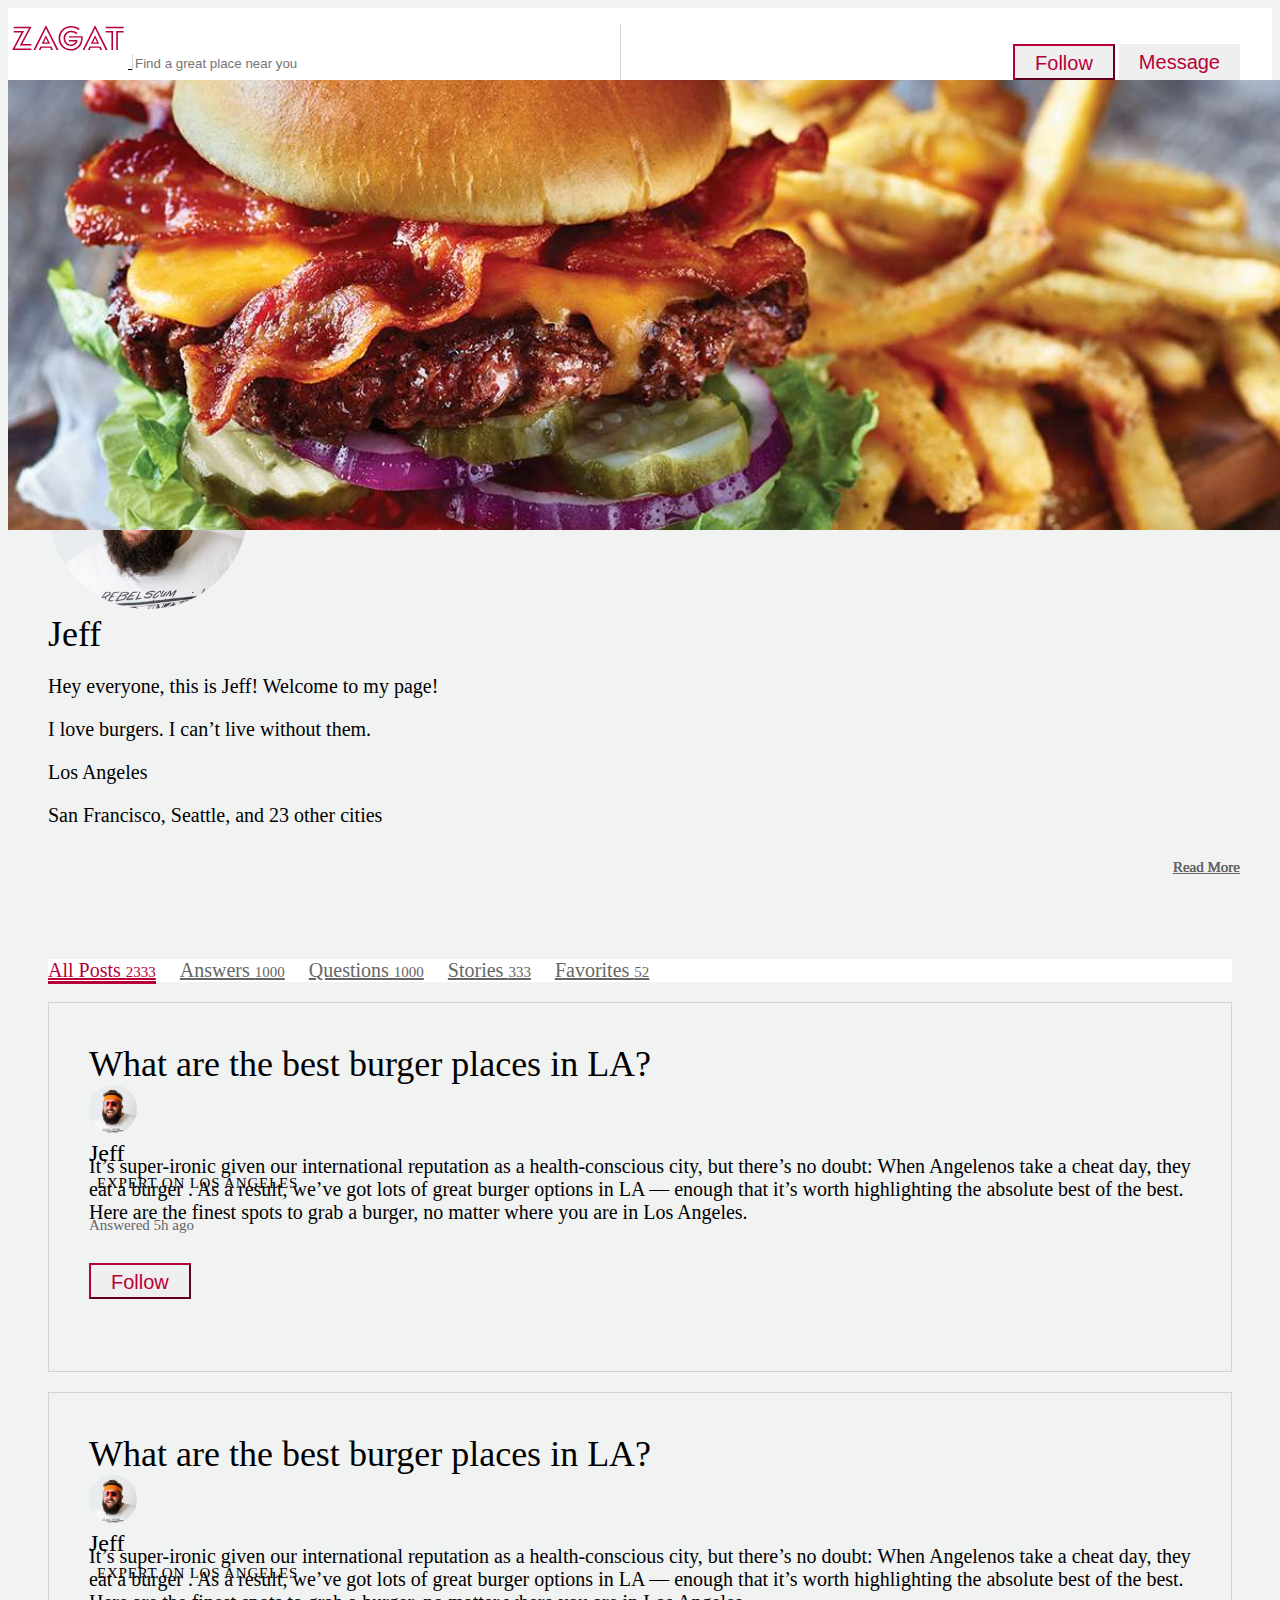
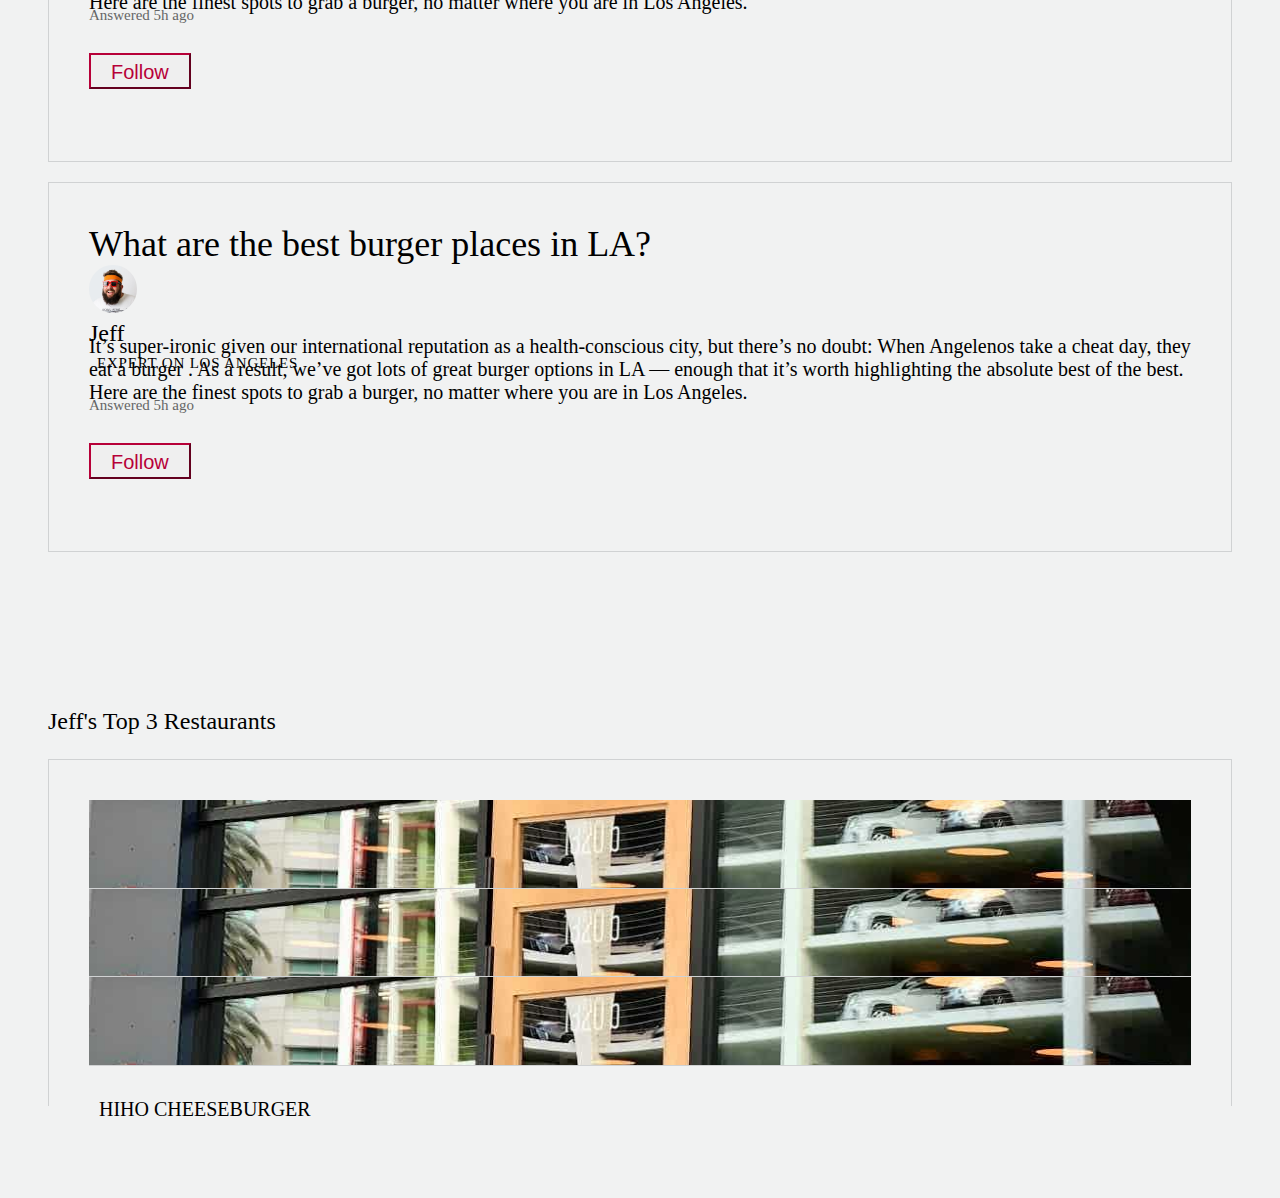
<file: html/profile.html>
<!DOCTYPE html>
<html lang="en">
<head>
  <meta charset="UTF-8">
  <meta name="viewport" content="width=device-width, initial-scale=1.0">
  <meta http-equiv="X-UA-Compatible" content="ie=edge">
  <title>Test Webpage</title>
  <link rel="stylesheet" href="https://stackpath.bootstrapcdn.com/bootstrap/4.1.3/css/bootstrap.min.css" integrity="sha384-MCw98/SFnGE8fJT3GXwEOngsV7Zt27NXFoaoApmYm81iuXoPkFOJwJ8ERdknLPMO" crossorigin="anonymous">
  <link rel="stylesheet" href="../css/style.css">
</head>
<body>

  <!-- NAVIGATION BAR NOT IMPLEMENTED -->
  <!-- Banner -->
  <div class="banner" id="banner-image">
    <img class="card-image"src="../assets/image/burger1.jpg" alt="">
  </div>
  <!-- Main -->
  <div class="container-fluid">
    <nav class="navbar sticky-top">
      <div class="w-50">
        <a class="navbar-brand align-middle px-4 py-2" href="index.html">
          <svg xmlns="http://www.w3.org/2000/svg" class="zagat-logo-svg" width="120" height="60">
            <g class="zagat-logo-paths" fill="#b70038">
              <path d="M32.484 38.378l-1.768 3.612h1.768l1.076-2.152h8.685l1 2.152h1.844l-1.768-3.612H32.484"/>
              <path d="M37.787 17.395L25.413 41.99h1.844l10.684-21.598L48.625 41.99h1.921L38.095 17.395h-.308M5.736 23.083v1.537h7.686l-9.07 17.063v.307h18.985v-1.46H6.735l9.3-17.447H5.737"/>
              <path d="M5.736 20.162h15.295l-9.3 17.447h11.606v-1.537h-9.07l9.147-17.14v-.307H5.736v1.537M37.94 29.923l2 4.535h-4.074zm-4.226 5.765h8.377l-4.15-8.532zM74.68 28.155H60.845v1.46h12.298v.539c0 6.072-4.304 10.914-10.376 10.914-5.918 0-10.53-4.689-10.53-10.76 0-6.073 4.765-10.761 10.914-10.761 2.767 0 5.457.845 7.686 2.613l.692-1.46c-2.383-1.768-5.303-2.613-8.378-2.613-7.07 0-12.605 5.303-12.605 12.22 0 6.918 5.38 12.221 12.221 12.298 7.148 0 11.913-5.534 11.913-12.682v-1.768M108.269 23.083V41.99h1.614V24.62h5.764v-1.537h-7.378M97.662 24.62h5.764v17.37h1.615V23.083h-7.38v1.537M97.662 18.625h17.985v1.537H97.662z"/>
              <path d="M63.151 24.235c2.076 0 3.997.769 5.534 2.23l.692-1.461c-1.614-1.46-3.843-2.306-6.226-2.306-4.304 0-7.609 3.305-7.609 7.61 0 4.38 3.151 7.762 7.225 7.762 3.843 0 6.533-2.382 6.764-5.995h-8.686v1.46h6.841c-.692 1.999-2.613 3.075-4.919 3.075-3.151 0-5.61-2.767-5.61-6.303 0-3.458 2.612-6.072 5.994-6.072M86.901 17.395L74.527 41.99h1.844l10.684-21.598L97.74 41.99h1.921L87.21 17.395H86.9"/>
              <path d="M81.598 38.378L79.83 41.99h1.768l1.076-2.152h8.685l1 2.152h1.844l-1.768-3.612H81.598M87.055 29.923l1.998 4.535H84.98zm-4.227 5.765h8.378l-4.15-8.532z"/>
            </g>
          </svg>
        </a>
        <form class="form-inline">
          <input class="form-control mb-0" type="search" placeholder="Find a great place near you">
        </form>
      </div>
      <a class="nav-link ml-auto" href="#">WHAT'S TRENDING</a>
      <a class="nav-link" href="#">ASK A QUESTION</a>
      <a class="nav-link" href="#">WRITE A STORY</a>
      <a class="nav-link" href="#">LOG IN/SIGN UP</a>
    </nav>
    <div class="row profile-page-down">
      <div class="col-8 pl-4">
        <!-- Profile card -->
        <div class="card large-card">
          <div class="row">
            <!-- Profile image -->
            <div class="col-3 mr-4">
              <img class="profile-image-large"src="../assets/profile/jeff.jpg" alt="">
            </div>
            <!-- Text -->
            <div class="col">
              <h2>Jeff</h2>
              <p class="m-0">Hey everyone, this is Jeff! Welcome to my page!</p>
              <p>I love burgers. I can’t live without them.</p>
              <p class="m-0">Los Angeles</p>
              <p>San Francisco, Seattle, and 23 other cities</p>
            </div>
          </div>
          <!-- Button -->
          <div class="btns">
            <button class="btn btn-outline-primary" type="button" name="follow">Follow</button>
            <button class="btn btn-outline-primary message-btn"type="button" name="message">Message</button>
          </div>
        </div>
        <!-- Posts -->
        <div class="card large-card">
          <!-- Post Navigation -->
          <nav class="navbar subnav post-subnav">
            <a href="#" class="nav-link subnav-link subnav-link-active post-subnav-link">All Posts <span class="subscript post-subscript">2333</span></a>
            <a href="#" class="nav-link subnav-link post-subnav-link">Answers <span class="subscript post-subscript">1000</span></a>
            <a href="#" class="nav-link subnav-link post-subnav-link">Questions <span class="subscript post-subscript">1000</span></a>
            <a href="#" class="nav-link subnav-link post-subnav-link">Stories <span class="subscript post-subscript">333</span></a>
            <a href="#" class="nav-link subnav-link post-subnav-link">Favorites <span class="subscript post-subscript">52</span></a>
          </nav>
          <!-- Inside card -->
          <div class="card inside-card ">
            <h2>What are the best burger places in LA?</h2>
            <!-- profile row -->
            <div class="row profile mb-2">
              <div class="col-1 mr-4 p-0">
                <img class="profile-image" src="../assets/profile/jeff.jpg" alt="">
              </div>
              <div class="col">
                <div class="row">
                  <h3 class="profile-username align-middle">Jeff</h3>
                  <h4 class="profile-description align-middle">EXPERT ON LOS ANGELES</h4>
                </div>
                <div class="row">
                  <h5 class="subscript">Answered 5h ago</h5>
                </div>
              </div>
              <div class="col-5">
                <button class="btn btn-outline-primary"type="button" name="button">Follow</button>
              </div>
            </div>
            <!-- paragraph -->
            <div class="text-box-2">
              <p>It’s super-ironic given our international reputation as a health-conscious city, but there’s no doubt: When Angelenos take a cheat day, they eat a burger . As a result, we’ve got lots of great burger options in LA — enough that it’s worth highlighting the absolute best of the best. Here are the finest spots to grab a burger, no matter where you are in Los Angeles.</p>
            </div>
            <!-- read more -->
            <h5 class="subscript align-right"><a class="card-more"href="#">Read More</a></h5>
          </div>
          <!-- Inside card -->
          <div class="card inside-card ">
            <h2>What are the best burger places in LA?</h2>
            <!-- profile row -->
            <div class="row profile mb-2">
              <div class="col-1 mr-4 p-0">
                <img class="profile-image" src="../assets/profile/jeff.jpg" alt="">
              </div>
              <div class="col">
                <div class="row">
                  <h3 class="profile-username align-middle">Jeff</h3>
                  <h4 class="profile-description align-middle">EXPERT ON LOS ANGELES</h4>
                </div>
                <div class="row">
                  <h5 class="subscript">Answered 5h ago</h5>
                </div>
              </div>
              <div class="col-5">
                <button class="btn btn-outline-primary"type="button" name="button">Follow</button>
              </div>
            </div>
            <!-- paragraph -->
            <div class="text-box-2">
              <p>It’s super-ironic given our international reputation as a health-conscious city, but there’s no doubt: When Angelenos take a cheat day, they eat a burger . As a result, we’ve got lots of great burger options in LA — enough that it’s worth highlighting the absolute best of the best. Here are the finest spots to grab a burger, no matter where you are in Los Angeles.</p>
            </div>
            <!-- read more -->
            <h5 class="subscript align-right"><a class="card-more"href="#">Read More</a></h5>
          </div>
          <!-- Inside card -->
          <div class="card inside-card ">
            <h2>What are the best burger places in LA?</h2>
            <!-- profile row -->
            <div class="row profile mb-2">
              <div class="col-1 mr-4 p-0">
                <img class="profile-image" src="../assets/profile/jeff.jpg" alt="">
              </div>
              <div class="col">
                <div class="row">
                  <h3 class="profile-username align-middle">Jeff</h3>
                  <h4 class="profile-description align-middle">EXPERT ON LOS ANGELES</h4>
                </div>
                <div class="row">
                  <h5 class="subscript">Answered 5h ago</h5>
                </div>
              </div>
              <div class="col-5">
                <button class="btn btn-outline-primary"type="button" name="button">Follow</button>
              </div>
            </div>
            <!-- paragraph -->
            <div class="text-box-2">
              <p>It’s super-ironic given our international reputation as a health-conscious city, but there’s no doubt: When Angelenos take a cheat day, they eat a burger . As a result, we’ve got lots of great burger options in LA — enough that it’s worth highlighting the absolute best of the best. Here are the finest spots to grab a burger, no matter where you are in Los Angeles.</p>
            </div>
            <!-- read more -->
            <h5 class="subscript align-right"><a class="card-more"href="#">Read More</a></h5>
          </div>
        </div>
      </div>
      <!-- Sidebar -->
      <div class="col-4 px-4">
        <div class="card large-card">
          <h3>Jeff's Top 3 Restaurants</h3>
          <div class="card inside-card three-restaurant p-0">
            <div class="card restaurant-card-small">
              <div class="row">
                <div class="col-3 restaurant-image-box">
                  <img class="card-image" src="../assets/image/restaurant1.jpg" alt="Restaurant">
                </div>
                <div class="col">
                  <h4 class="restaurant-card-small-name">HIHO CHEESEBURGER</h4>
                </div>
              </div>
            </div>
            <div class="card restaurant-card-small">
              <div class="row">
                <div class="col-3 restaurant-image-box">
                  <img class="card-image" src="../assets/image/restaurant1.jpg" alt="Restaurant">
                </div>
                <div class="col">
                  <h4 class="restaurant-card-small-name">HIHO CHEESEBURGER</h4>
                </div>
              </div>
            </div>
            <div class="card restaurant-card-small">
              <div class="row">
                <div class="col-3 restaurant-image-box">
                  <img class="card-image" src="../assets/image/restaurant1.jpg" alt="Restaurant">
                </div>
                <div class="col">
                  <h4 class="restaurant-card-small-name">HIHO CHEESEBURGER</h4>
                </div>
              </div>
            </div>
          </div>
        </div>
      </div>
    </div>
  </div>
</body>
</html>
</file>
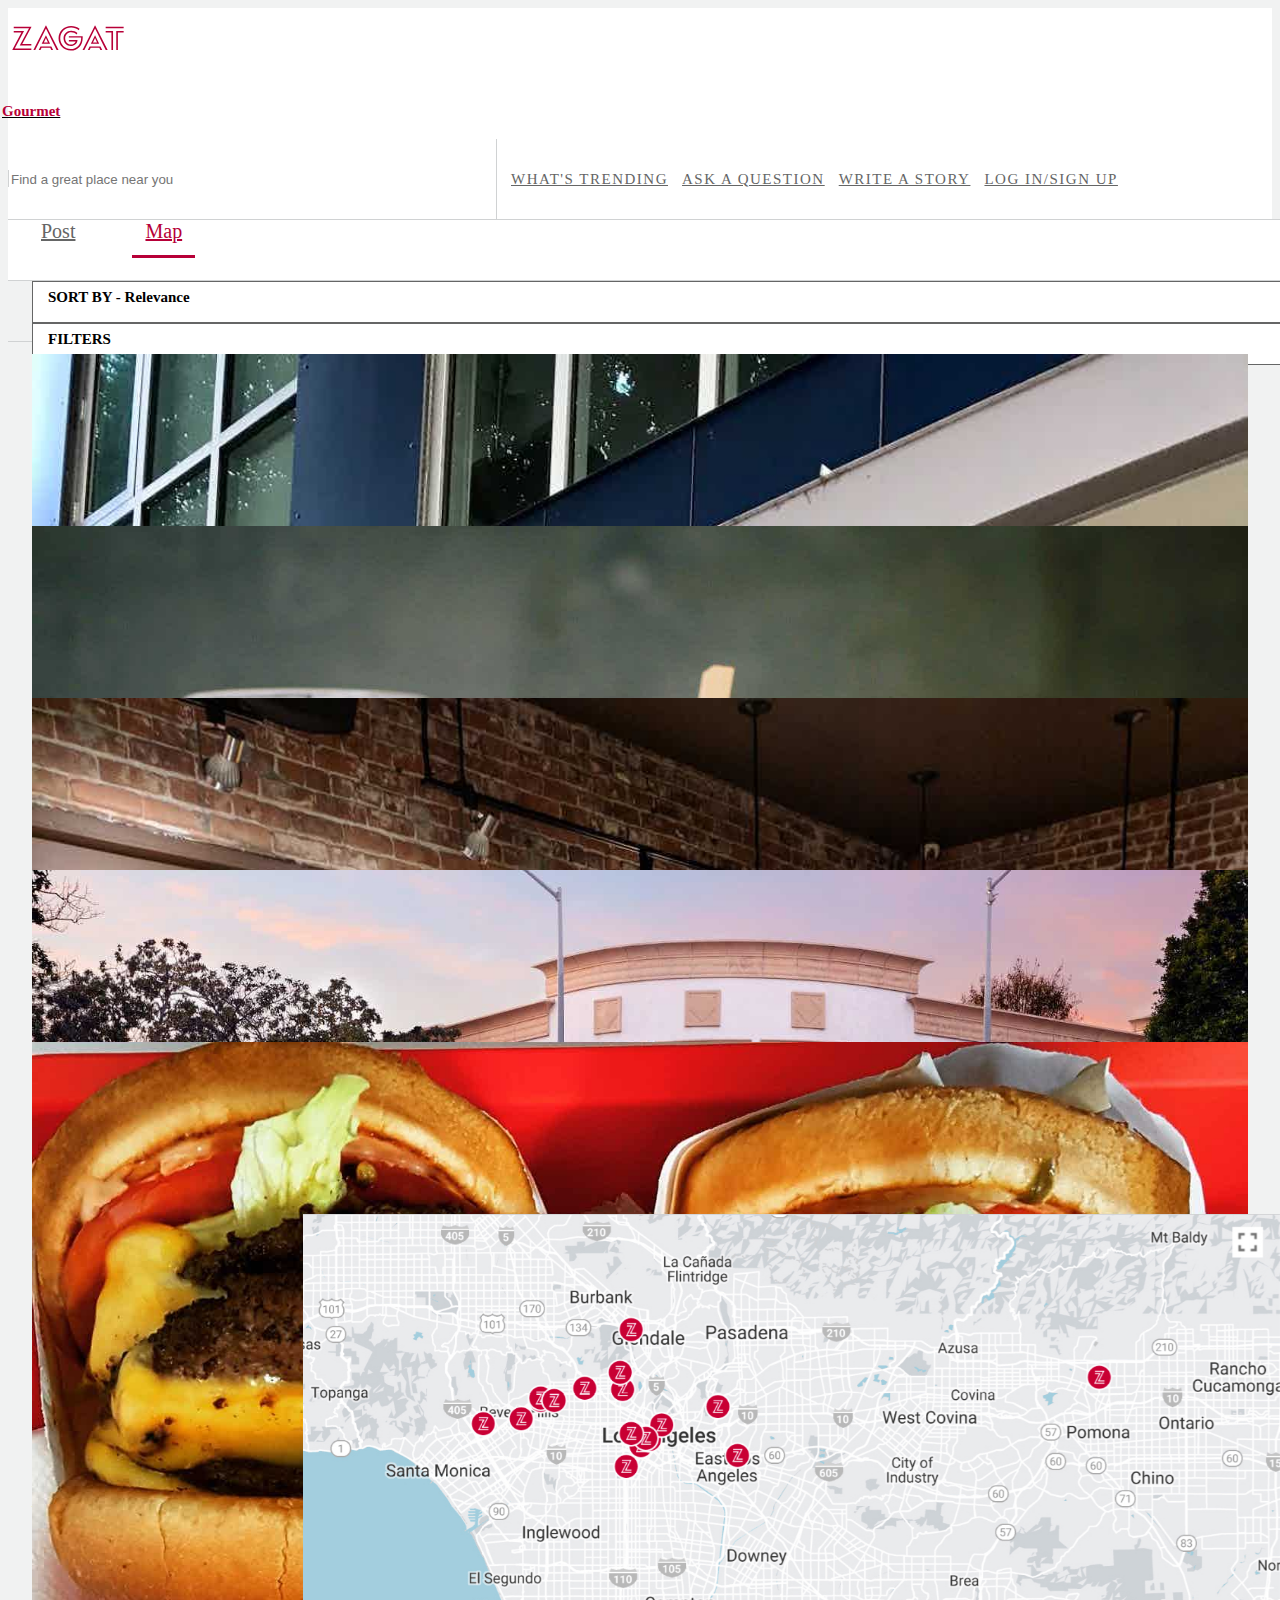
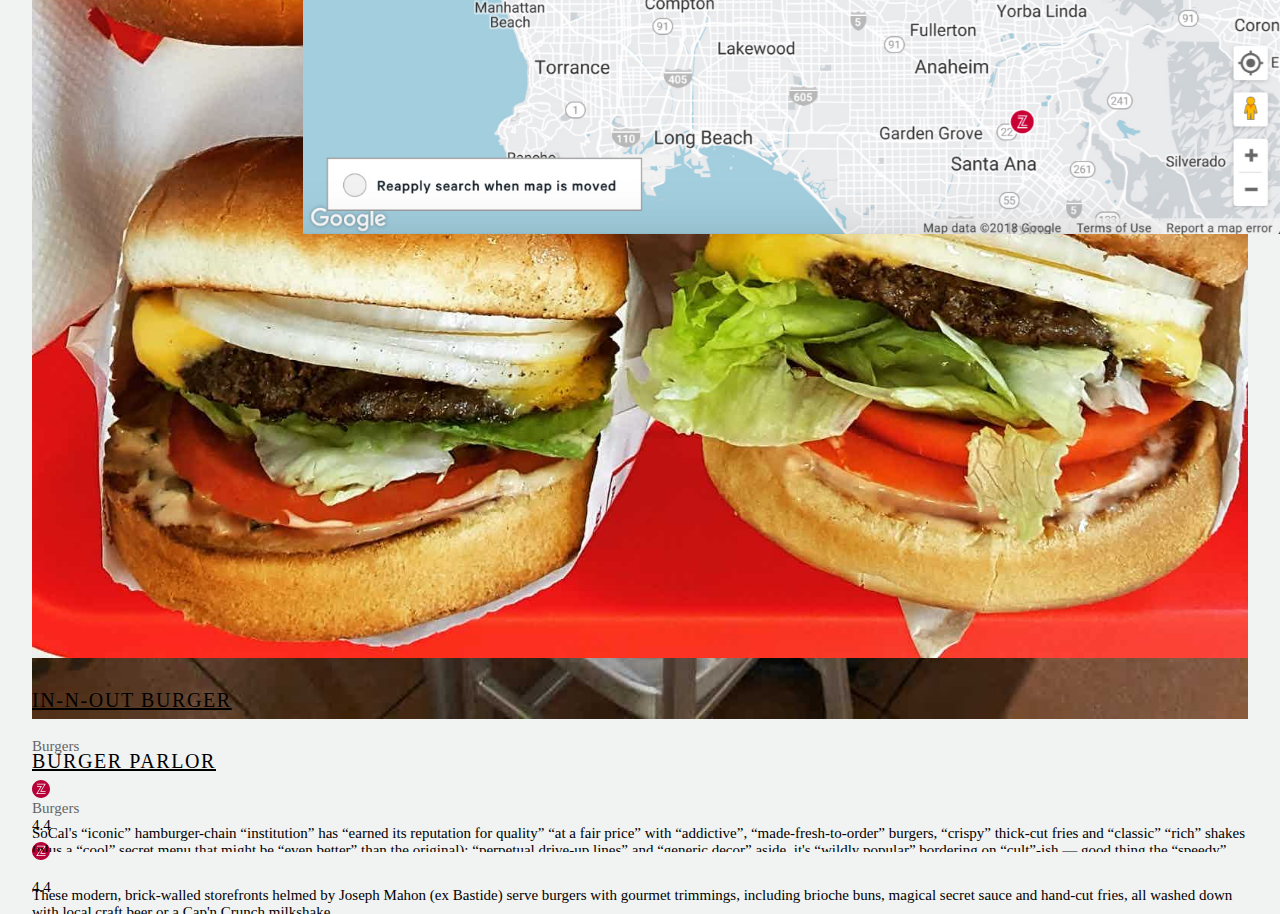
<file: html/search-map.html>
<!DOCTYPE html>
<html lang="en">
<head>
  <meta charset="UTF-8">
  <meta name="viewport" content="width=device-width, initial-scale=1.0">
  <meta http-equiv="X-UA-Compatible" content="ie=edge">
  <title>Test Webpage</title>
  <link rel="stylesheet" href="https://stackpath.bootstrapcdn.com/bootstrap/4.1.3/css/bootstrap.min.css" integrity="sha384-MCw98/SFnGE8fJT3GXwEOngsV7Zt27NXFoaoApmYm81iuXoPkFOJwJ8ERdknLPMO" crossorigin="anonymous">
  <link rel="stylesheet" href="../css/style.css">
</head>
<body>
  <div class="container-fluid">
    <nav class="navbar sticky-top navbar-tall">
      <a class="navbar-brand align-middle px-3 py-2" href="index.html">
        <svg xmlns="http://www.w3.org/2000/svg" class="zagat-logo-svg" width="120" height="60">
          <g class="zagat-logo-paths d-inline" fill="#b70038">
            <path d="M32.484 38.378l-1.768 3.612h1.768l1.076-2.152h8.685l1 2.152h1.844l-1.768-3.612H32.484"/>
            <path d="M37.787 17.395L25.413 41.99h1.844l10.684-21.598L48.625 41.99h1.921L38.095 17.395h-.308M5.736 23.083v1.537h7.686l-9.07 17.063v.307h18.985v-1.46H6.735l9.3-17.447H5.737"/>
            <path d="M5.736 20.162h15.295l-9.3 17.447h11.606v-1.537h-9.07l9.147-17.14v-.307H5.736v1.537M37.94 29.923l2 4.535h-4.074zm-4.226 5.765h8.377l-4.15-8.532zM74.68 28.155H60.845v1.46h12.298v.539c0 6.072-4.304 10.914-10.376 10.914-5.918 0-10.53-4.689-10.53-10.76 0-6.073 4.765-10.761 10.914-10.761 2.767 0 5.457.845 7.686 2.613l.692-1.46c-2.383-1.768-5.303-2.613-8.378-2.613-7.07 0-12.605 5.303-12.605 12.22 0 6.918 5.38 12.221 12.221 12.298 7.148 0 11.913-5.534 11.913-12.682v-1.768M108.269 23.083V41.99h1.614V24.62h5.764v-1.537h-7.378M97.662 24.62h5.764v17.37h1.615V23.083h-7.38v1.537M97.662 18.625h17.985v1.537H97.662z"/>
            <path d="M63.151 24.235c2.076 0 3.997.769 5.534 2.23l.692-1.461c-1.614-1.46-3.843-2.306-6.226-2.306-4.304 0-7.609 3.305-7.609 7.61 0 4.38 3.151 7.762 7.225 7.762 3.843 0 6.533-2.382 6.764-5.995h-8.686v1.46h6.841c-.692 1.999-2.613 3.075-4.919 3.075-3.151 0-5.61-2.767-5.61-6.303 0-3.458 2.612-6.072 5.994-6.072M86.901 17.395L74.527 41.99h1.844l10.684-21.598L97.74 41.99h1.921L87.21 17.395H86.9"/>
            <path d="M81.598 38.378L79.83 41.99h1.768l1.076-2.152h8.685l1 2.152h1.844l-1.768-3.612H81.598M87.055 29.923l1.998 4.535H84.98zm-4.227 5.765h8.378l-4.15-8.532z"/>
          </g>
        </svg>
        <h5 class="gourmet d-inline">Gourmet</h5>
      </a>
      <form class="form-inline">
        <input class="form-control mb-0" type="search" placeholder="Find a great place near you">
      </form>
      <a class="nav-link ml-auto" href="#">WHAT'S TRENDING</a>
      <a class="nav-link" href="#">ASK A QUESTION</a>
      <a class="nav-link" href="#">WRITE A STORY</a>
      <a class="nav-link" href="#">LOG IN/SIGN UP</a>
      <nav class="navbar subnav">
        <a href="search-post.html" class="nav-link subnav-link">Post</a>
        <a href="search-map.html" class="nav-link subnav-link subnav-link-active">Map</a>
      </nav>
      <nav class="navbar filter">
        <div class="filter-box">
          <h5 class="filter-text">SORT BY - Relevance</h5>
        </div>
        <div class="filter-box">
          <h5 class="filter-text filter-blank">FILTERS</h5>
        </div>
      </nav>
    </nav>

    <!-- Page content -->
    <div class="row">
      <!-- Restaurant List -->
      <div class="col-4">
        <!-- Restaurant 1 -->
        <div class="card restaurant-card">
          <div class="row no-gutters">
            <div class="col-4">
              <a href="individual-restaurant.html">
                <img class="card-image"src="../assets/image/restaurant1.jpg" alt="">
              </a>
            </div>
            <div class="col p-4">
              <a href="individual-restaurant.html">
                <h4 class="mb-1 tracking">HIHO CHEESEBURGER</h4>
              </a>
              <h5 class="subscript mb-1">Burgers</h5>
              <!-- restaurant score -->
              <div class="row restaurant-score">
                <div class="col-1 mr-1">
                  <img class="zagat-circle"src="../assets/logo/circle.svg" alt="">
                </div>
                <div class="col">
                  <p class="small-p">4.4</p>
                </div>
              </div>
              <!-- description -->
              <div class="text-box-3">
                <p class="small-p">Grass-fed Wagyu beef burgers and fresh-cut fries star at this casual counter-serve.</p>
              </div>
            </div>
          </div>
        </div>
        <!-- Restaurant 2 -->
        <div class="card restaurant-card">
          <div class="row no-gutters">
            <div class="col-4">
              <a href="individual-restaurant.html">
                <img class="card-image"src="../assets/image/restaurant2.jpg" alt="">
              </a>
            </div>
            <div class="col p-4">
              <a href="individual-restaurant.html">
                <h4 class="mb-1 tracking">PONO BURGER</h4>
              </a>
              <h5 class="subscript mb-1">Burgers</h5>
              <!-- restaurant score -->
              <div class="row restaurant-score">
                <div class="col-1 mr-1">
                  <img class="zagat-circle"src="../assets/logo/circle.svg" alt="">
                </div>
                <div class="col">
                  <p class="small-p">4.4</p>
                </div>
              </div>
              <!-- description -->
              <div class="text-box-3">
                <p class="small-p">With its beachy vibe and surf-culture decor, this local burger chain draws fans craving a taste of the islands (the owner is from Hawaii). The organic beef, turkey and vegetarian patties are topped with sweet and savory combinations on soft buns, with hand-cut fries and onion rings on the side, thick shakes made with Strauss organic ice cream, and craft beer on tap.</p>
              </div>
            </div>
          </div>
        </div>
        <!-- Restaurant 3 -->
        <div class="card restaurant-card">
          <div class="row no-gutters">
            <div class="col-4">
              <a href="individual-restaurant.html">
                <img class="card-image"src="../assets/image/restaurant3.jpg" alt="">
              </a>
            </div>
            <div class="col p-4">
              <a href="individual-restaurant.html">
                <h4 class="mb-1 tracking">BURGER PARLOR</h4>
              </a>
              <h5 class="subscript mb-1">Burgers</h5>
              <!-- restaurant score -->
              <div class="row restaurant-score">
                <div class="col-1 mr-1">
                  <img class="zagat-circle"src="../assets/logo/circle.svg" alt="">
                </div>
                <div class="col">
                  <p class="small-p">4.4</p>
                </div>
              </div>
              <!-- description -->
              <div class="text-box-3">
                <p class="small-p">These modern, brick-walled storefronts helmed by Joseph Mahon (ex Bastide) serve burgers with gourmet trimmings, including brioche buns, magical secret sauce and hand-cut fries, all washed down with local craft beer or a Cap'n Crunch milkshake.</p>
              </div>
            </div>
          </div>
        </div>
        <!-- Restaurant 4 -->
        <div class="card restaurant-card">
          <div class="row no-gutters">
            <div class="col-4">
              <a href="individual-restaurant.html">
                <img class="card-image"src="../assets/image/restaurant4.jpg" alt="">
              </a>
            </div>
            <div class="col p-4">
              <a href="individual-restaurant.html">
                <h4 class="mb-1 tracking">BURGER LOUNGE</h4>
              </a>
              <h5 class="subscript mb-1">Burgers</h5>
              <!-- restaurant score -->
              <div class="row restaurant-score">
                <div class="col-1 mr-1">
                  <img class="zagat-circle"src="../assets/logo/circle.svg" alt="">
                </div>
                <div class="col">
                  <p class="small-p">4.4</p>
                </div>
              </div>
              <!-- description -->
              <div class="text-box-3">
                <p class="small-p">Tasty“ burgers ”you can feel good about eating“ are the m.o. behind this grass-fed chain with roots in San Diego that continues to pop up in trendy 'hoods around LA; the ”hip“ orange-and-chrome settings are staffed by a ”helpful“ counter crew, and ”fair" prices cap things off.</p>
              </div>
            </div>
          </div>
        </div>
        <!-- Restaurant 5 -->
        <div class="card restaurant-card">
          <div class="row no-gutters">
            <div class="col-4">
              <a href="individual-restaurant.html">
                <img class="card-image"src="../assets/image/restaurant5.jpg" alt="">
              </a>
            </div>
            <div class="col p-4">
              <a href="individual-restaurant.html">
                <h4 class="mb-1 tracking">IN-N-OUT BURGER</h4>
              </a>
              <h5 class="subscript mb-1">Burgers</h5>
              <!-- restaurant score -->
              <div class="row restaurant-score">
                <div class="col-1 mr-1">
                  <img class="zagat-circle"src="../assets/logo/circle.svg" alt="">
                </div>
                <div class="col">
                  <p class="small-p">4.4</p>
                </div>
              </div>
              <!-- description -->
              <div class="text-box-3">
                <p class="small-p">SoCal's “iconic” hamburger-chain “institution” has “earned its reputation for quality” “at a fair price” with “addictive”, “made-fresh-to-order” burgers, “crispy” thick-cut fries and “classic” “rich” shakes (plus a “cool” secret menu that might be “even better” than the original); “perpetual drive-up lines” and “generic decor” aside, it's “wildly popular” bordering on “cult”-ish — good thing the “speedy”, “always-smiling” servers "keep things moving.</p>
              </div>
            </div>
          </div>
        </div>
      </div>
      <!-- Map -->
      <div class="col-8 p-0 map fix-on-page">
        <img class="card-image"src="../assets/image/map.jpg" alt="">
      </div>
    </div>
  </div>

</body>
</html>
</file>
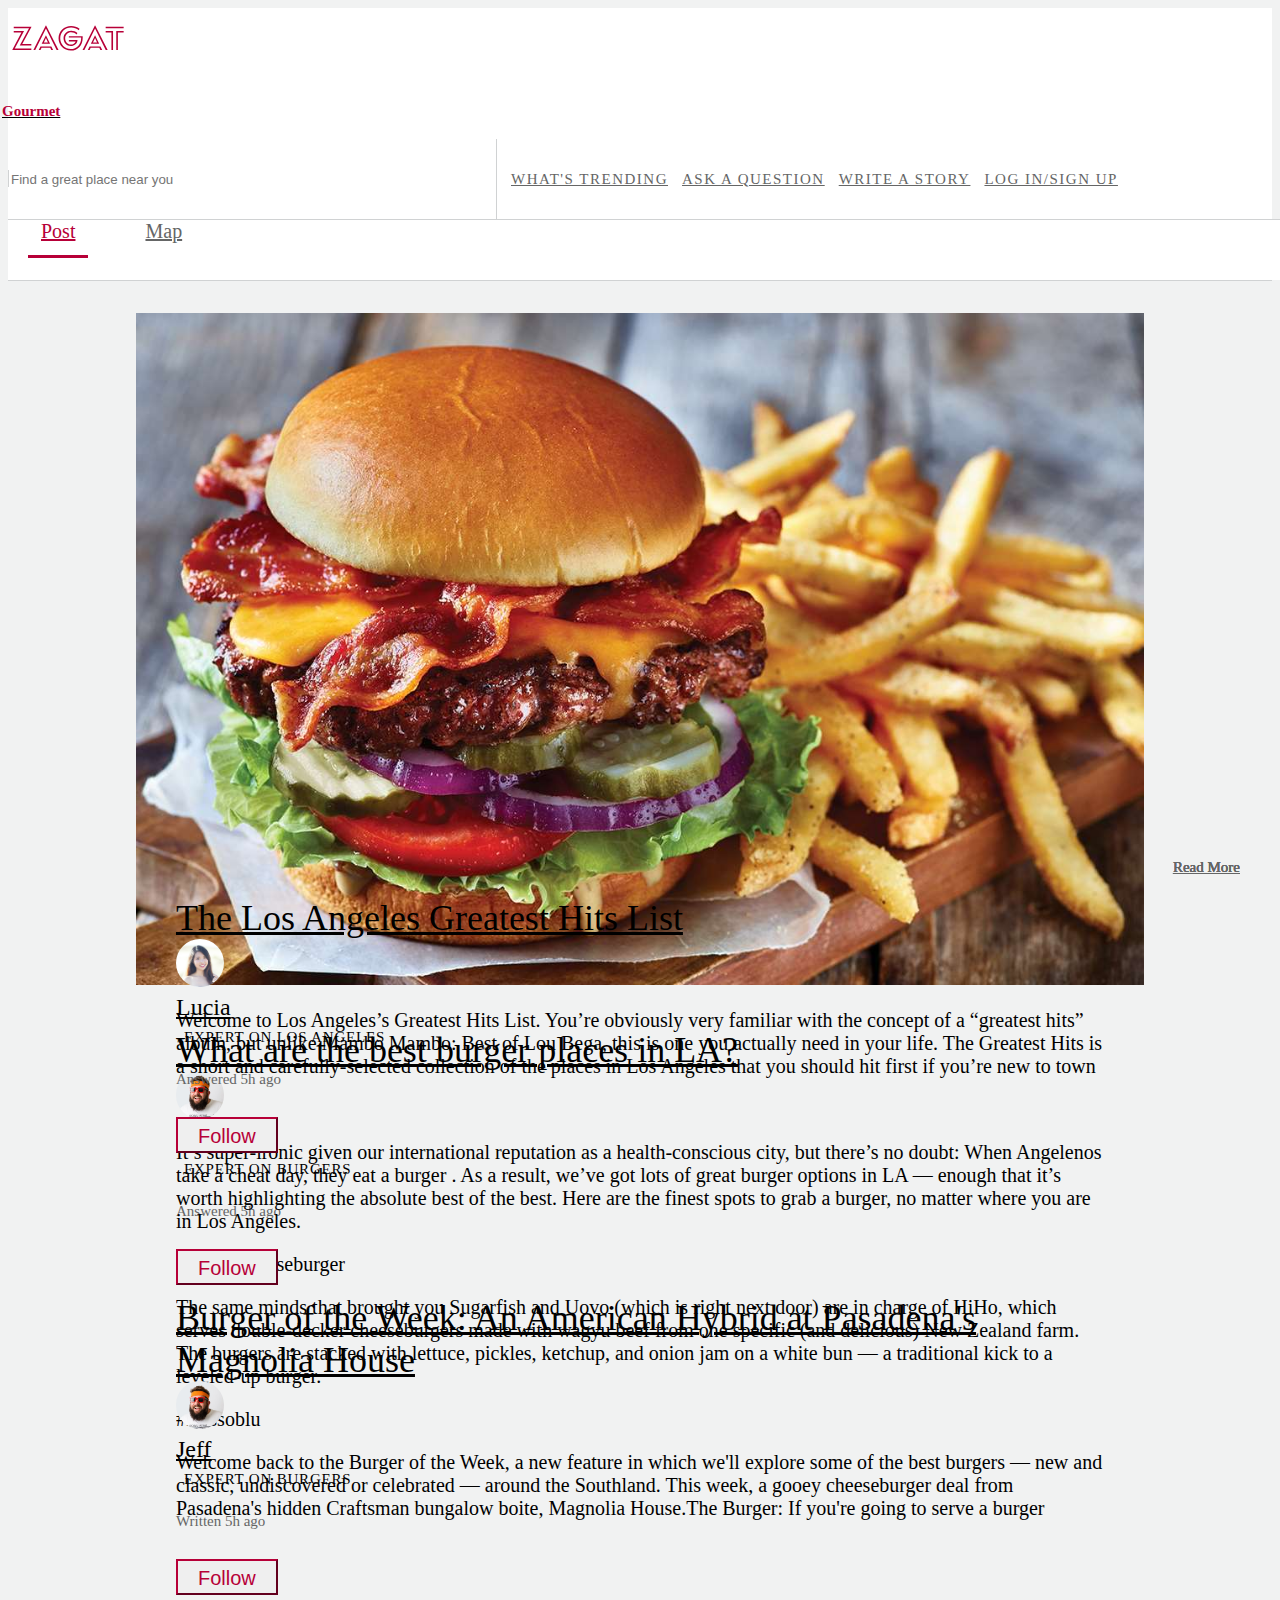
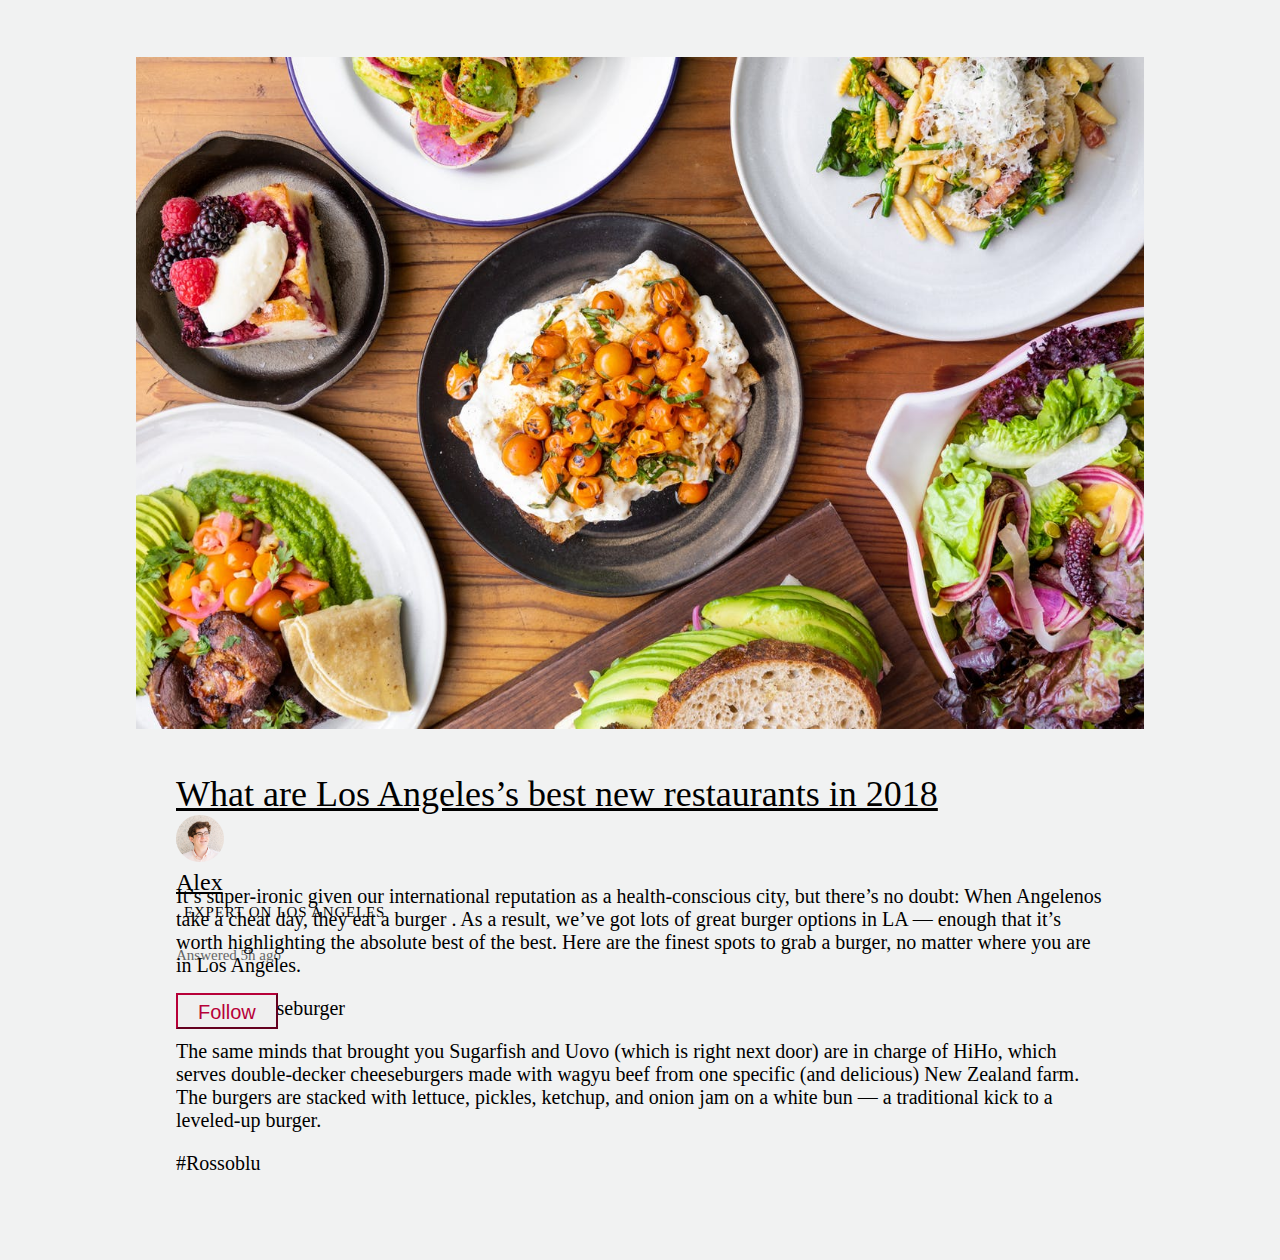
<file: html/search-post.html>
<!DOCTYPE html>
<html lang="en">
<head>
  <meta charset="UTF-8">
  <meta name="viewport" content="width=device-width, initial-scale=1.0">
  <meta http-equiv="X-UA-Compatible" content="ie=edge">
  <title>Test Webpage</title>
  <link rel="stylesheet" href="https://stackpath.bootstrapcdn.com/bootstrap/4.1.3/css/bootstrap.min.css" integrity="sha384-MCw98/SFnGE8fJT3GXwEOngsV7Zt27NXFoaoApmYm81iuXoPkFOJwJ8ERdknLPMO" crossorigin="anonymous">
  <link rel="stylesheet" href="../css/style.css">
</head>
<body>
  <div class="container-fluid">
    <nav class="navbar sticky-top navbar-tall">
      <a class="navbar-brand align-middle px-3 py-2" href="index.html">
        <svg xmlns="http://www.w3.org/2000/svg" class="zagat-logo-svg" width="120" height="60">
          <g class="zagat-logo-paths d-inline" fill="#b70038">
            <path d="M32.484 38.378l-1.768 3.612h1.768l1.076-2.152h8.685l1 2.152h1.844l-1.768-3.612H32.484"/>
            <path d="M37.787 17.395L25.413 41.99h1.844l10.684-21.598L48.625 41.99h1.921L38.095 17.395h-.308M5.736 23.083v1.537h7.686l-9.07 17.063v.307h18.985v-1.46H6.735l9.3-17.447H5.737"/>
            <path d="M5.736 20.162h15.295l-9.3 17.447h11.606v-1.537h-9.07l9.147-17.14v-.307H5.736v1.537M37.94 29.923l2 4.535h-4.074zm-4.226 5.765h8.377l-4.15-8.532zM74.68 28.155H60.845v1.46h12.298v.539c0 6.072-4.304 10.914-10.376 10.914-5.918 0-10.53-4.689-10.53-10.76 0-6.073 4.765-10.761 10.914-10.761 2.767 0 5.457.845 7.686 2.613l.692-1.46c-2.383-1.768-5.303-2.613-8.378-2.613-7.07 0-12.605 5.303-12.605 12.22 0 6.918 5.38 12.221 12.221 12.298 7.148 0 11.913-5.534 11.913-12.682v-1.768M108.269 23.083V41.99h1.614V24.62h5.764v-1.537h-7.378M97.662 24.62h5.764v17.37h1.615V23.083h-7.38v1.537M97.662 18.625h17.985v1.537H97.662z"/>
            <path d="M63.151 24.235c2.076 0 3.997.769 5.534 2.23l.692-1.461c-1.614-1.46-3.843-2.306-6.226-2.306-4.304 0-7.609 3.305-7.609 7.61 0 4.38 3.151 7.762 7.225 7.762 3.843 0 6.533-2.382 6.764-5.995h-8.686v1.46h6.841c-.692 1.999-2.613 3.075-4.919 3.075-3.151 0-5.61-2.767-5.61-6.303 0-3.458 2.612-6.072 5.994-6.072M86.901 17.395L74.527 41.99h1.844l10.684-21.598L97.74 41.99h1.921L87.21 17.395H86.9"/>
            <path d="M81.598 38.378L79.83 41.99h1.768l1.076-2.152h8.685l1 2.152h1.844l-1.768-3.612H81.598M87.055 29.923l1.998 4.535H84.98zm-4.227 5.765h8.378l-4.15-8.532z"/>
          </g>
        </svg>
        <h5 class="gourmet d-inline">Gourmet</h5>
      </a>
      <form class="form-inline">
        <input class="form-control mb-0" type="search" placeholder="Find a great place near you">
      </form>

      <a class="nav-link ml-auto" href="#">WHAT'S TRENDING</a>
      <a class="nav-link" href="#">ASK A QUESTION</a>
      <a class="nav-link" href="#">WRITE A STORY</a>
      <a class="nav-link" href="#">LOG IN/SIGN UP</a>
      <nav class="navbar subnav">
        <a href="search-post.html" class="nav-link subnav-link subnav-link-active">Post</a>
        <a href="search-map.html" class="nav-link subnav-link">Map</a>
      </nav>
    </nav>

    <!-- Image Card -->
    <div class="card image-card">
      <div class="row no-gutters">
        <div class="col-6">
          <img class="card-image" src="../assets/image/burger1.jpg" alt="">
        </div>
        <div class="col-6 card-text">
          <!-- title row -->
          <a href="individual-question.html">
            <h2>What are the best burger places in LA?</h2>
          </a>
          <!-- profile row -->
          <div class="row profile mb-2">
            <div class="col-1 mr-4 p-0">
              <a href="profile-jeff.html">
                <img class="profile-image" src="../assets/profile/jeff.jpg" alt="">
              </a>
            </div>
            <div class="col">
              <div class="row">
                <a href="profile-jeff.html">
                  <h3 class="profile-username align-middle">Jeff</h3>
                </a>
                <h4 class="profile-description align-middle">EXPERT ON BURGERS</h4>

              </div>
              <div class="row">
                <h5 class="subscript">Answered 5h ago</h5>
              </div>
            </div>
            <div class="col-5">
              <button class="btn btn-outline-primary"type="button" name="button">Follow</button>
            </div>
          </div>
          <!-- text row -->
          <div class="text-box-1">
            <p>It’s super-ironic given our international reputation as a health-conscious city, but there’s no doubt: When Angelenos take a cheat day, they eat a burger . As a result, we’ve got lots of great burger options in LA — enough that it’s worth highlighting the absolute best of the best. Here are the finest spots to grab a burger, no matter where you are in Los Angeles.</p>
            <p>#HiHo Cheeseburger</p>
            <p>The same minds that brought you Sugarfish and Uovo (which is right next door) are in charge of HiHo, which serves double-decker cheeseburgers made with wagyu beef from one specific (and delicious) New Zealand farm. The burgers are stacked with lettuce, pickles, ketchup, and onion jam on a white bun — a traditional kick to a leveled-up burger.</p>
            <p>#Rossoblu</p>
            <p>The fancy-ish Italian restaurant Rossoblu may be best-known for their pastas, but the Bolo Burger — now available at brunch — could turn that around. Chef Steve Samson’s dishing out a thick-patty ground on a milk bun with slaw and ragu sauce — a sort of sloppy joe-meets-burger masterpiece that’s an excellent way to start a weekend day.</p>
          </div>
          <!-- more row -->
          <h5 class="subscript align-right">
            <a class="card-more"href="individual-question.html">Read More</a>
          </h5>
        </div>
      </div>
    </div>

    <!-- Text Card 1 -->
    <div class="card text-card card-text">
      <!-- title row -->
      <h2><a href="individual-story.html">The Los Angeles Greatest Hits List</a></h2>
      <!-- profile row -->
      <div class="row profile mb-2">
        <div class="col-1 mr-4 p-0">
          <a href="#">
            <img class="profile-image" src="../assets/profile/lucia.jpg" alt="">
          </a>
        </div>
        <div class="col">
          <div class="row">
            <a href="#">
              <h3 class="profile-username align-middle">Lucia</h3>
            </a>
            <h4 class="profile-description align-middle">EXPERT ON LOS ANGELES</h4>

          </div>
          <div class="row">
            <h5 class="subscript">Answered 5h ago</h5>
          </div>
        </div>
        <div class="col-4">
          <button class="btn btn-outline-primary"type="button" name="button">Follow</button>
        </div>
      </div>
      <!-- text row -->
      <div class="text-box-2">
        <p>Welcome to Los Angeles’s Greatest Hits List. You’re obviously very familiar with the concept of a “greatest hits” album, but unlike Mambo Mambo: Best of Lou Bega, this is one you actually need in your life. The Greatest Hits is a short and carefully-selected collection of the places in Los Angeles that you should hit first if you’re new to town - restaurants that are essential to LA dining, from world-class sushi on the beach to late-night Korean BBQ. Just like you wouldn’t introduce your niece to Michael Jackson by throwing on History: Vol 1 and skipping right to “Heal The World,” we wouldn’t send someone unfamiliar with Los Angeles to a new Weho hotspot without telling them to go to these restaurants first. And you shouldn’t either.
        </p>
      </div>
      <!-- more row -->
      <h5 class="subscript align-right">
        <a class="card-more"href="individual-story.html">Read More</a>
      </h5>
    </div>



    <!-- Text Card 2 -->
    <div class="card text-card card-text">
      <!-- title row -->
      <h2><a href="individual-story.html">Burger of the Week: An American Hybrid at Pasadena's Magnolia House</a></h2>
      <!-- profile row -->
      <div class="row profile mb-2">
        <div class="col-1 mr-4 p-0">
          <a href="profile-jeff.html">
            <img class="profile-image" src="../assets/profile/jeff.jpg" alt="">
          </a>
        </div>
        <div class="col">
          <div class="row">
            <a href="profile-jeff.html">
              <h3 class="profile-username align-middle">Jeff</h3>
            </a>
            <h4 class="profile-description align-middle">EXPERT ON BURGERS</h4>

          </div>
          <div class="row">
            <h5 class="subscript">Written 5h ago</h5>
          </div>
        </div>
        <div class="col-5">
          <button class="btn btn-outline-primary"type="button" name="button">Follow</button>
        </div>
      </div>
      <!-- text row -->
      <div class="text-box-2">
        <p>Welcome back to the Burger of the Week, a new feature in which we'll explore some of the best burgers — new and classic, undiscovered or celebrated — around the Southland. This week, a gooey cheeseburger deal from Pasadena's hidden Craftsman bungalow boite, Magnolia House.The Burger: If you're going to serve a burger around the corner from the iconic Pie 'N Burger, it better stand out. "We needed to have a burger that was flavorful and unique but still maintained the cheeseburger everyone loved growing up," says executive chef Kyu Yi. And he didn't start with the patty as a building block — he went straight to the cheese. "Since the owners and I wanted a burger that everyone is familiar with, I started by creating my own American cheese." That melty goodness is a blend of sharp cheddar, smoked Gouda and Gruyere, so it has a slightly smoky flavor. Once that was perfected, Yi worked on the beef patty, a house blend made with brisket and chuck for true beefy flavor, and rib-eye meat and fat for butteriness. For the bread holding it all together, he opted for a sweeter Portuguese bun, essentially a Hawaiian sweet roll, which adds balance to the savory, saltiness already going on. The rest is complete ingenuity. A classic burger usually has mayonnaise, ketchup, mustard and pickles as condiments, and his response is a dill pickle remoulade with fresh herbs, plus the addition of bourbon-caramelized onions and thick-cut Applewood bacon. "The bacon gives the burger the crispy texture it needs," the chef adds. "It just made the burger complete."</p>
      </div>
      <!-- more row -->
      <h5 class="subscript align-right">
        <a class="card-more"href="individual-story.html">Read More</a>
      </h5>
    </div>

    <!-- Image Card 2 -->
    <div class="card image-card">
      <div class="row no-gutters">
        <div class="col-6">
          <img class="card-image" src="../assets/image/food1.jpg" alt="">
        </div>
        <div class="col-6 card-text">
          <!-- title row -->
          <a href="individual-question.html">
            <h2>What are Los Angeles’s best new restaurants in 2018</h2>
          </a>
          <!-- profile row -->
          <div class="row profile mb-2">
            <div class="col-1 mr-4 p-0">
              <a href="#">
                <img class="profile-image" src="../assets/profile/alex.jpg" alt="Alex">
              </a>
            </div>
            <div class="col">
              <div class="row">
                <a href="#">
                  <h3 class="profile-username align-middle">Alex</h3>
                </a>
                <h4 class="profile-description align-middle">EXPERT ON LOS ANGELES</h4>

              </div>
              <div class="row">
                <h5 class="subscript">Answered 5h ago</h5>
              </div>
            </div>
            <div class="col-4">
              <button class="btn btn-outline-primary"type="button" name="button">Follow</button>
            </div>
          </div>
          <!-- text row -->
          <div class="text-box-1">
            <p>It’s super-ironic given our international reputation as a health-conscious city, but there’s no doubt: When Angelenos take a cheat day, they eat a burger . As a result, we’ve got lots of great burger options in LA — enough that it’s worth highlighting the absolute best of the best. Here are the finest spots to grab a burger, no matter where you are in Los Angeles.</p>
            <p>#HiHo Cheeseburger</p>
            <p>The same minds that brought you Sugarfish and Uovo (which is right next door) are in charge of HiHo, which serves double-decker cheeseburgers made with wagyu beef from one specific (and delicious) New Zealand farm. The burgers are stacked with lettuce, pickles, ketchup, and onion jam on a white bun — a traditional kick to a leveled-up burger.</p>
            <p>#Rossoblu</p>
            <p>The fancy-ish Italian restaurant Rossoblu may be best-known for their pastas, but the Bolo Burger — now available at brunch — could turn that around. Chef Steve Samson’s dishing out a thick-patty ground on a milk bun with slaw and ragu sauce — a sort of sloppy joe-meets-burger masterpiece that’s an excellent way to start a weekend day.</p>
          </div>
          <!-- more row -->
          <h5 class="subscript align-right">
            <a class="card-more"href="individual-question.html">Read More</a>
          </h5>
        </div>
      </div>
    </div>
  </div>
</body>
</html>
</file>
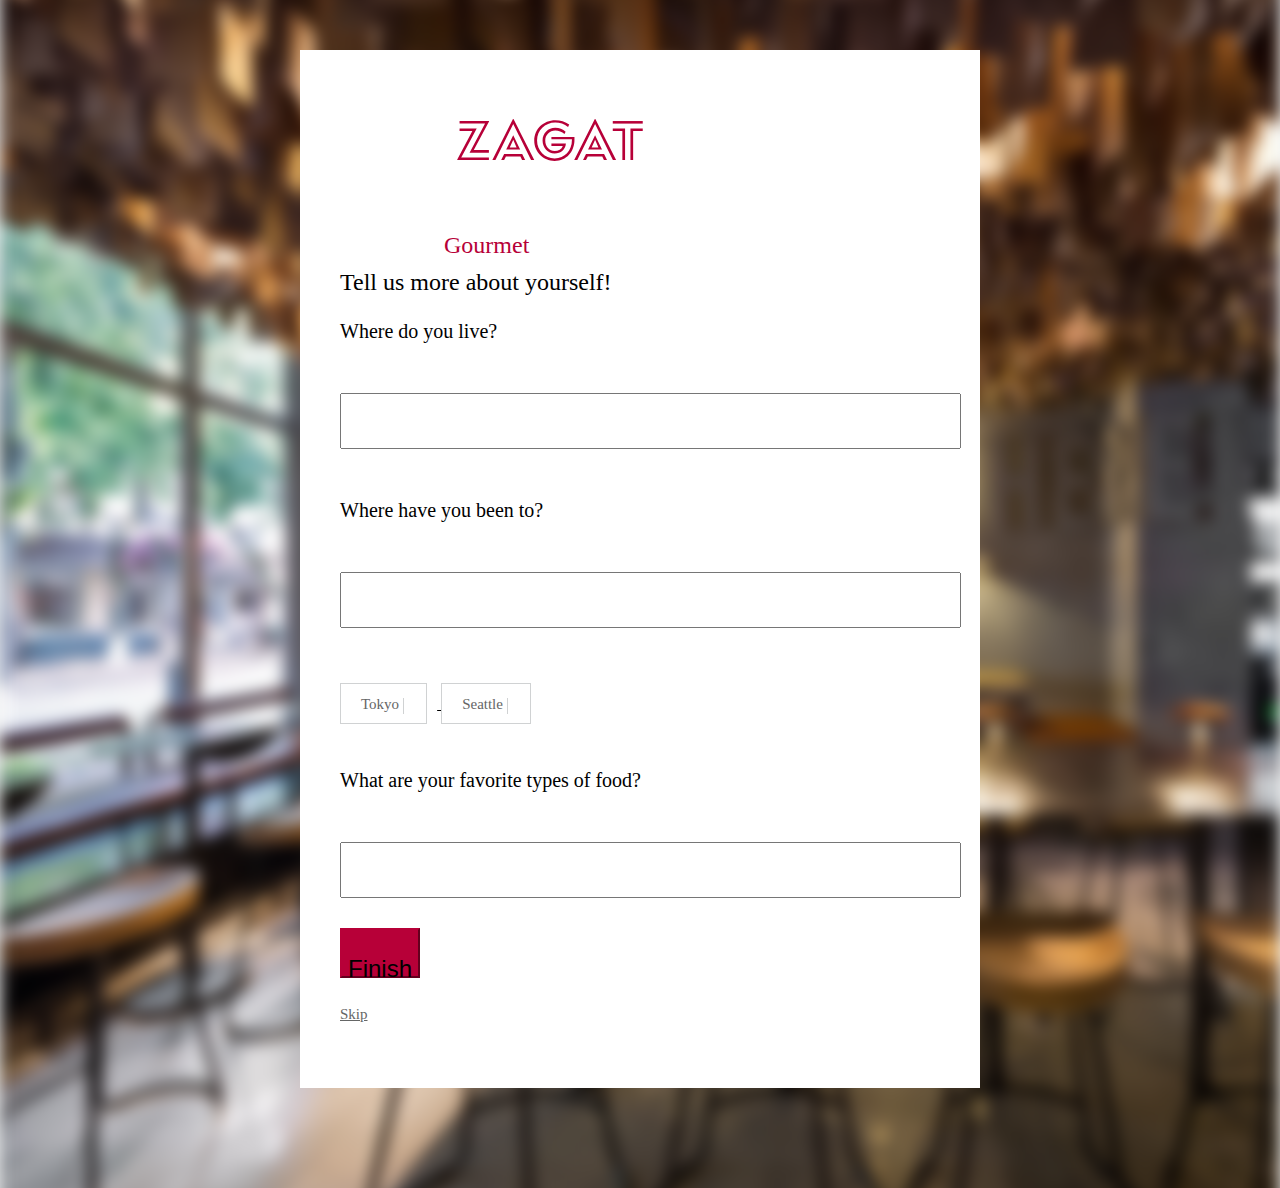
<file: html/sign-up-interest.html>
<!DOCTYPE html>
<html lang="en">
<head>
  <meta charset="UTF-8">
  <meta name="viewport" content="width=device-width, initial-scale=1.0">
  <meta http-equiv="X-UA-Compatible" content="ie=edge">
  <title>Test Webpage</title>
  <link rel="stylesheet" href="https://use.fontawesome.com/releases/v5.5.0/css/all.css" integrity="sha384-B4dIYHKNBt8Bc12p+WXckhzcICo0wtJAoU8YZTY5qE0Id1GSseTk6S+L3BlXeVIU" crossorigin="anonymous">
  <link rel="stylesheet" href="https://stackpath.bootstrapcdn.com/bootstrap/4.1.3/css/bootstrap.min.css" integrity="sha384-MCw98/SFnGE8fJT3GXwEOngsV7Zt27NXFoaoApmYm81iuXoPkFOJwJ8ERdknLPMO" crossorigin="anonymous">
  <link rel="stylesheet" href="../css/bootstrap-social.css">
  <link rel="stylesheet" href="../css/style.css">
</head>
<body>
  <div class="sign-up-background">
  </div>
  <div class="sign-up sign-up-long">
    <div class="logo-center">
      <img class="logo-resize" src="../assets/logo/rectangle.svg" alt="">
      <h3 class="logo-reposition gourmet d-inline">Gourmet</h3>
    </div>
    <div class="modal-body">
      <h3 class="text-center mb-3">Tell us more about yourself!</h3>
      <p class="m-0">Where do you live?</p>
      <form>
        <input class="form-text mt-1">
      </form>
      <p class="m-0">Where have you been to?</p>
      <form>
        <input class="form-text mt-1 mb-3">
      </form>
      <div class="mb-3">
        <a href="#">
          <h5 class="subscript tag">
            Tokyo
            <i class="fas fa-times"></i>
          </h5>
        </a>
        <a href="#">
          <h5 class="subscript tag">
            Seattle
            <i class="fas fa-times"></i>
          </h5>
        </a>
      </div>
      <p class="m-0">What are your favorite types of food?</p>
      <form>
        <input class="form-text mt-1 mb-4">
      </form>
      <a href="profile-jeff-in.html">
        <button type="button" class="btn btn-primary btn-block log-in">
          <h3 class="m-0">Finish</h3>
        </button>
      </a>
      <h5 class="subscript text-center mt-3">
        <a href="#">Skip</a>
      </h5>
    </div>


  </div>
  <script src="https://code.jquery.com/jquery-3.3.1.slim.min.js" integrity="sha384-q8i/X+965DzO0rT7abK41JStQIAqVgRVzpbzo5smXKp4YfRvH+8abtTE1Pi6jizo" crossorigin="anonymous"></script>
  <script src="https://cdnjs.cloudflare.com/ajax/libs/popper.js/1.14.3/umd/popper.min.js" integrity="sha384-ZMP7rVo3mIykV+2+9J3UJ46jBk0WLaUAdn689aCwoqbBJiSnjAK/l8WvCWPIPm49" crossorigin="anonymous"></script>
  <script src="https://stackpath.bootstrapcdn.com/bootstrap/4.1.3/js/bootstrap.min.js" integrity="sha384-ChfqqxuZUCnJSK3+MXmPNIyE6ZbWh2IMqE241rYiqJxyMiZ6OW/JmZQ5stwEULTy" crossorigin="anonymous"></script>
</body>
</html>
</file>
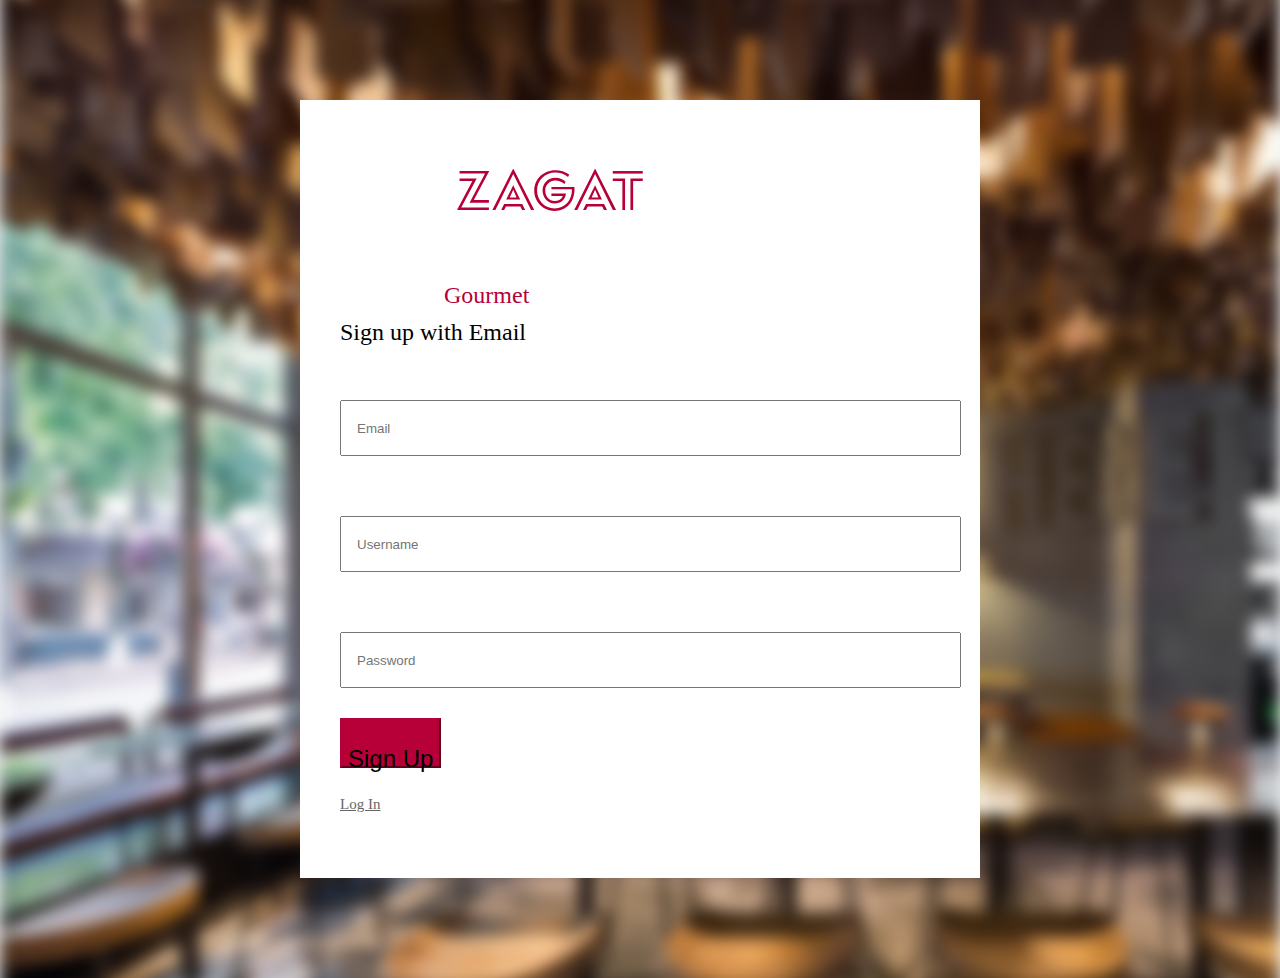
<file: html/sign-up.html>
<!DOCTYPE html>
<html lang="en">
<head>
  <meta charset="UTF-8">
  <meta name="viewport" content="width=device-width, initial-scale=1.0">
  <meta http-equiv="X-UA-Compatible" content="ie=edge">
  <title>Test Webpage</title>
  <link rel="stylesheet" href="https://use.fontawesome.com/releases/v5.5.0/css/all.css" integrity="sha384-B4dIYHKNBt8Bc12p+WXckhzcICo0wtJAoU8YZTY5qE0Id1GSseTk6S+L3BlXeVIU" crossorigin="anonymous">
  <link rel="stylesheet" href="https://stackpath.bootstrapcdn.com/bootstrap/4.1.3/css/bootstrap.min.css" integrity="sha384-MCw98/SFnGE8fJT3GXwEOngsV7Zt27NXFoaoApmYm81iuXoPkFOJwJ8ERdknLPMO" crossorigin="anonymous">
  <link rel="stylesheet" href="../css/bootstrap-social.css">
  <link rel="stylesheet" href="../css/style.css">
</head>
<body>
  <div class="sign-up-background">
  </div>
  <div class="sign-up">
    <div class="logo-center">
      <img class="logo-resize" src="../assets/logo/rectangle.svg" alt="">
      <h3 class="logo-reposition gourmet d-inline">Gourmet</h3>
    </div>
    <div class="modal-body">
      <h3 class="text-center">Sign up with Email</h3>
      <form class="my-4">
        <input class="form-text" placeholder="Email">
      </form>
      <form class="my-4">
        <input class="form-text" placeholder="Username">
      </form>
      <form class="my-4">
        <input class="form-text" placeholder="Password">
      </form>
      <a href="sign-up-interest.html">
        <button type="button" class="btn btn-primary btn-block log-in">
          <h3 class="m-0">Sign Up</h3>
        </button>
      </a>
      <h5 class="subscript text-center mt-3">
        <a href="#">Log In</a>
      </h5>
    </div>


  </div>
  <script src="https://code.jquery.com/jquery-3.3.1.slim.min.js" integrity="sha384-q8i/X+965DzO0rT7abK41JStQIAqVgRVzpbzo5smXKp4YfRvH+8abtTE1Pi6jizo" crossorigin="anonymous"></script>
  <script src="https://cdnjs.cloudflare.com/ajax/libs/popper.js/1.14.3/umd/popper.min.js" integrity="sha384-ZMP7rVo3mIykV+2+9J3UJ46jBk0WLaUAdn689aCwoqbBJiSnjAK/l8WvCWPIPm49" crossorigin="anonymous"></script>
  <script src="https://stackpath.bootstrapcdn.com/bootstrap/4.1.3/js/bootstrap.min.js" integrity="sha384-ChfqqxuZUCnJSK3+MXmPNIyE6ZbWh2IMqE241rYiqJxyMiZ6OW/JmZQ5stwEULTy" crossorigin="anonymous"></script>
</body>
</html>
</file>
<file: css/style.css>
/*
red:#b70038
dark red:#9B0B37
background:#f1f2f2
border:#D0D2D3
grey: #656666
*/
body{
  font-family: Calibre;
  background: #f1f2f2;
}
h1{
  font-size: 52px;
  font-weight: 500;
}
h2{
  font-size: 36px;
  font-weight: 500;
  margin: 0;
}
h3{
  font-size: 24px;
  font-weight: 500;
}
h4{
  font-size: 20px;
  font-weight: 500;
}
h5{
  font-size: 15px;
}
a{
  color: inherit;
}
a:hover{
  color: #b70038;
  text-decoration: none;
}
p{
  font-size: 20px;
}
.small-p{
  font-size: 15px;
}
.index-text{
  color: white;
}
b{
  font-weight: 600;
}
img{
  text-align: center;
}
.row{
  height: inherit;
  margin: 0;
}
.col,.col-1,.col-2,.col-3,.col-4,.col-5,.col-6,.col-7,.col-8,.col-9,.col-10,.col-11{
  padding: 0;
}
.btn-primary{
  border-radius: 0;
  background-color: #b70038;
  border-color: #b70038;

}
.btn-primary:hover{
  background-color: #9B0B37;
  border-color: #9B0B37;
}
.btn-primary:active{
  background-color: #9B0B37 !important;
  border-color: #9B0B37 !important;
}
.btn-outline-primary{
  position: relative;
  bottom: -4px;
  border-color: #b70038;
  color:#b70038;
  font-size: 20px;
  font-weight: 500;
  height: 36px;
  vertical-align: middle;
  padding: 6px 20px;
}
.btn-outline-primary:hover{
  border-color: #b70038;
  background-color: #b70038;
}
.btn-outline-primary:active{
  background-color: #b70038 !important;
  border-color: #b70038 !important;
  box-shadow: none !important;
}
.btn-outline-primary:focus{
  box-shadow: none;
  background-color: #b70038 !important;
  border-color: #b70038 !important;
  color: white;
}
.btn:focus{
  box-shadow: none;
}
.question-btn{
  margin-right: 20px;
}
.question-btn-text{
  position: relative;
  bottom: 3px;
}
.a-modifier{
  margin-top: 3px;
  margin-left: auto;
  margin-bottom: -10px;
}
.message-btn{
  border: 0;
}
.message-btn:hover{
  background-color: inherit;
  color: #b70038;
}
.container-fluid{
  margin: 0;
  padding: 0;
}
.tracking{
  letter-spacing: 0.1rem;
}





/* Navigation Bar */
.navbar{
  height: 80px;
  padding: 0;
  background-color: white;
  border-bottom: 1px solid #D0D2D3;
  justify-content: unset;
}
.index-navbar{
  background-color: inherit;
  border-bottom: 1px solid white;
}
.index-navbar ::placeholder{
  color: white;
}
.subnav{
  border-top: 1px solid #D0D2D3;
  border-bottom: 0;
  width: 100vw;
  height: 60px;
}
.navbar-tall{
  height: auto;
}
.filter{
  border-top: 1px solid #D0D2D3;
  border-bottom: 0;
  height: 60px;
  width: 100vw;
  background-color: #f1f2f2;
}


/* Nav-Links */
.nav-link{
  font-size: 15px;
  font-weight: 500;
  letter-spacing: 1.5px;
  color: #656666;
  padding-left: 10px;
}
/* .nav-link:hover{
  color: #b70038;
} */
.index-nav-link{
  color: white;
}
.index-nav-link:hover{
  color: #f1f2f2;
}
.subnav-link{
  letter-spacing: normal;
  font-size: 20px;
  padding: 13px;
  margin: auto 20px;
}
.subnav-link-active{
  color: #b70038;
  border-bottom: 3px solid #b70038;
}
.post-subnav{
  border: 0;
  height: auto;
  margin-bottom: 20px;
  width: auto;
}
.post-subnav-link{
  margin:0;
  margin-right: 20px;
  padding:0;
}
.post-subscript{
  color: inherit !important;
}

/* Nav-Brand */
.navbar-brand{
  border-right: 1px solid #D0D2D3;
  height: 80px;
}
.index-navbar-brand{
  border-right: 1px solid white;
}
.index-navbar-brand *{
  color: white !important;
}

.gourmet{
  color: #b70038;
  font-family: futura;
  position: relative;
  bottom: -6px;
  left: -6px;
}
.navbar-brand:hover{
  background-color: #b70038;
  height: 80px;
}
.index-navbar-brand:hover{
  background-color: rgba(256, 256, 256, 0.3);
  height: 80px;
}
.navbar-brand:hover .zagat-logo-paths{
  fill: white;
}
.navbar-brand:hover .gourmet{
  color: white;
}
.index-zagat-logo-paths{
  fill: white;
}


/* Nav-Search */
.form-inline{
  display: inline;
}
.navbar .form-control{
  height: 80px;
  width: 488px !important;
  border-radius: 0;
  border: 0;
  border-right: 1px solid #D0D2D3;
  background-color: inherit;
}

.form-control:focus {
  box-shadow: none;
  border-right: 1px solid #D0D2D3;
  background-color: inherit;
}
.index-form-control{
  border-right: 1px solid white;
}

/* Nav-Filters */
.filter-box{
  width: auto;
  height: 30px;
  padding: 5px 15px;
  margin-left: 24px;
  background-color: white;
  border: 1px solid #656666;
}
.filter-text{
  margin-top: 2px;
}
.filter-blank{
  padding-right: 65px;
}



/* Cards */
.box{
  border-radius: 0;
  border: 0;
  background-color: white;
}
.card{
  border-radius: 0;
  border: 0;
}
.index-image-card{
  height: 650px;
  background: linear-gradient(rgba(0,0,0,0.5), rgba(0,0,0,0), rgba(0,0,0,0), rgba(0,0,0,0.5)), url("../assets/image/food2.jpg");
  background-size: cover;
  background-position: center;
}
.index-image-card-2{
  height: 500px;
  background: linear-gradient(rgba(0,0,0,0.0), rgba(0,0,0,0), rgba(0,0,0,0), rgba(0,0,0,0.5)), url("../assets/image/food1.jpg");
  background-size: cover;
  background-position: center;
}
.index-image-card-3{
  height: 500px;
  background: linear-gradient(rgba(0,0,0,0.0), rgba(0,0,0,0), rgba(0,0,0,0), rgba(0,0,0,0.5)), url("../assets/image/burger1.jpg");
  background-size: cover;
  background-position: center;
}

.large-card{
  margin: 32px 0px;
  padding: 40px;
}
.comment-card{
  border: 1px solid #D0D2D3;
  background-color: #f1f2f2;
  padding: 30px auto;
  margin-top: 20px;
}
.comment-link{
  color: black;
  text-decoration: underline;
}
.comment-link:hover{
  text-decoration: underline;
}
.inside-card{
  height: 288px;
  padding: 40px;
  border: 1px solid #D0D2D3;
  margin-bottom: 20px;
}
.image-card{
  margin: 32px 10vw;
  height: 40vw;
}
.text-card{
  margin: 32px 10vw;
  height: 288px;
}
.restaurant-card{
  height: 160px;
  margin: 12px 24px;
}
.restaurant-card-small{
  height: 87.5px;
  border-bottom: 1px solid #D0D2D3;
}
.restaurant-image-box{
  height: 87.5px;
}
.restaurant-card-small-name{
  margin: 33px 10px;
}
.restaurant-score{
  height: 30px !important;
}
.zagat-circle{
  width: 18px;
}
.card-image{
  width:100%;
  height:100%;
  object-fit: cover;
}
.card-text{
  padding: 40px !important;
  overflow: hidden;
}
.card-paragraph{
  height: auto;
  overflow: hidden;
}

.inside-card .card-paragraph{
  height: 82px;
  overflow: hidden;
}
.card-more{
  position: absolute;
  right: 40px;
  bottom: 24px;
}



/* Text Boxes */
.text-box-1{
  height: 330px;
  overflow: hidden;
}
.text-box-2{
  height: 90px;
  overflow: hidden;
}
.text-box-3{
  height: 42px;
  overflow: hidden;
}



/* Profile */
.profile{
  width: 488.5px;
  height: 50px;
}

.profile-image{
  border-radius: 100%;
  width: 48px;
}
.profile-image-large{
  border-radius: 100%;
  width: 200px;
}
.profile-username{
  font-size: 24px;
  font-weight: 500;
  margin: 3px 0 0 0;
}
.profile-description{
  font-size: 15px;
  font-weight: 400;
  margin: 8px 0 0 8px;
  letter-spacing: 0.8px;
}
.subscript{
  font-size: 15px;
  font-weight: 400;
  color: #656666;
}



/* Banner */
.banner{
  width: 100vw;
  height: 450px;
  background-color: white;
}
#banner-image{
  position: absolute;
  top: 80px;
}
.square-row{
  height: 225px;
}



/* Map */
.map{
  height: 620px;
}
.fix-on-page{
  position: fixed;
  right: 0;
}



/* Tag */
.tag{
  display: inline-block;
  width: auto;
  border: 1px solid #D0D2D3;
  padding: 12px 20px 10px 20px;
  margin-right: 10px;
}
a:hover .tag{
  color: #b70038;
  border-color: #b70038;
}
/* Sign UP */
.sign-up-background{
  position: fixed;
  top: -100px;
  bottom: 0;
  left: 0;
  right: 0;
  background-image: url("../assets/image/background.jpg");
  height: 1400px;
  background-size: cover;
  /* background-position: center; */
  background-repeat: no-repeat;
  filter: blur(8px);
  -webkit-filter: blur(8px);
  z-index: -1;
}
.sign-up{
  margin: 100px auto;
  background-color: white;
  width: 600px;
  padding: 40px;
  /* z-index: 1; */
}
.sign-up-long{
  margin-top: 50px;
}
.fa-times{
  position: relative;
  right: -4px;
  top: 1.5px;
  padding-left: 6px;
  border-left: 1px solid #D0D2D3;
}
a:hover .fa-times{
  border-color: #b70038;
}


/* Modal */
.modal-dialog{
  margin-top: 100px;
  border-radius: 0;
  background-color: white;
  max-width: 600px;
}
.larger-dialog{
  max-width: 800px;
  background-color: #f1f2f2;
  border: 1px solid #D0D2D3;
}
.modal-content{
  border: 0;
  background-color: inherit;
  padding: 40px;
}
.modal-header{
  border: 0;
}
.modal-body{
  border: 0;
  padding:
}
.modal-footer{
  border: 0;
}
.logo-center{
  margin-left: 110px;
}
.logo-resize{
  width: 200px;
}
.logo-reposition{
  bottom: -14px;
  left: -6px;
}

.form-text{
  width: 100%;
  height: 50px;
  margin: 30px auto;
  padding-left: 15px;
}
.a-form{
  position: relative;
  top: -31px;
}
.form-paragraph{
  height: 400px;
}
.log-in{
  height: 50px;
}
.social-log-in{
  margin: 10px 0;
  padding: 10px;
  padding-left: 0;
}
.social-log-in-text{
  color: white;
}
.fab{
  padding-top: 2px;
  vertical-align: middle;
  color: white;
}
.text-edit{
  height: 40px;
  width: 100%;
  border: 1px solid #D0D2D3;
  margin-bottom: 0;
  background-color: white;
  padding-left: 10px;
}
.text-edit *{
  color: #656666;
  margin: 10px;
}




/* Others */
.btns{
  position: absolute;
  right: 40px;
  top: 40px;
}
.more-center{
  margin: 0 390px;
}
.three-restaurant{
  height: auto;
  border-bottom: 0;
}
.profile-page-down{
  margin-top: 280px;
}
.right-bottom{
  position: absolute;
  right: 40px;
  bottom: 32px;
}
.intext-image{
  width: 50%;
  margin-bottom: 1rem;
}
.center-text{
  text-align: center;
  margin: 0;
}
.left-nudge{
  position: relative;
  left: -42px;
  top: 2px;
}
</file>
